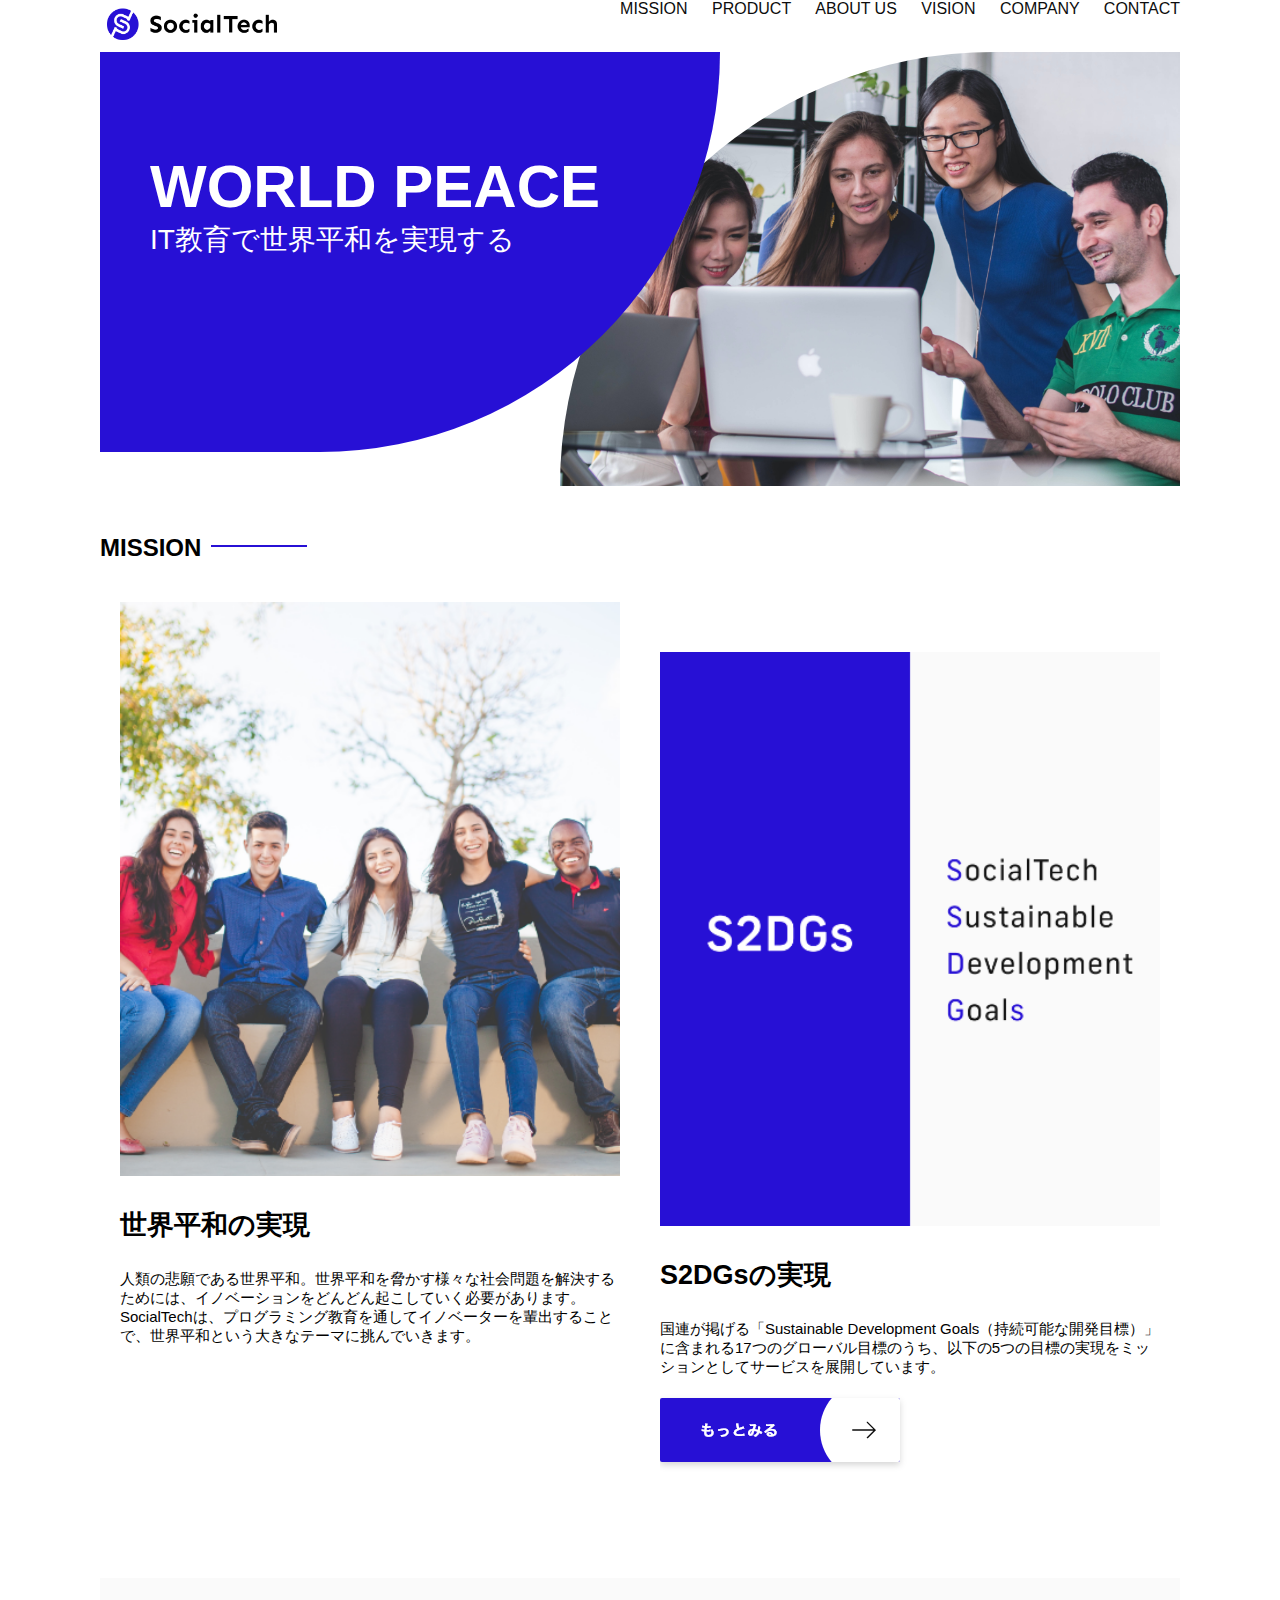
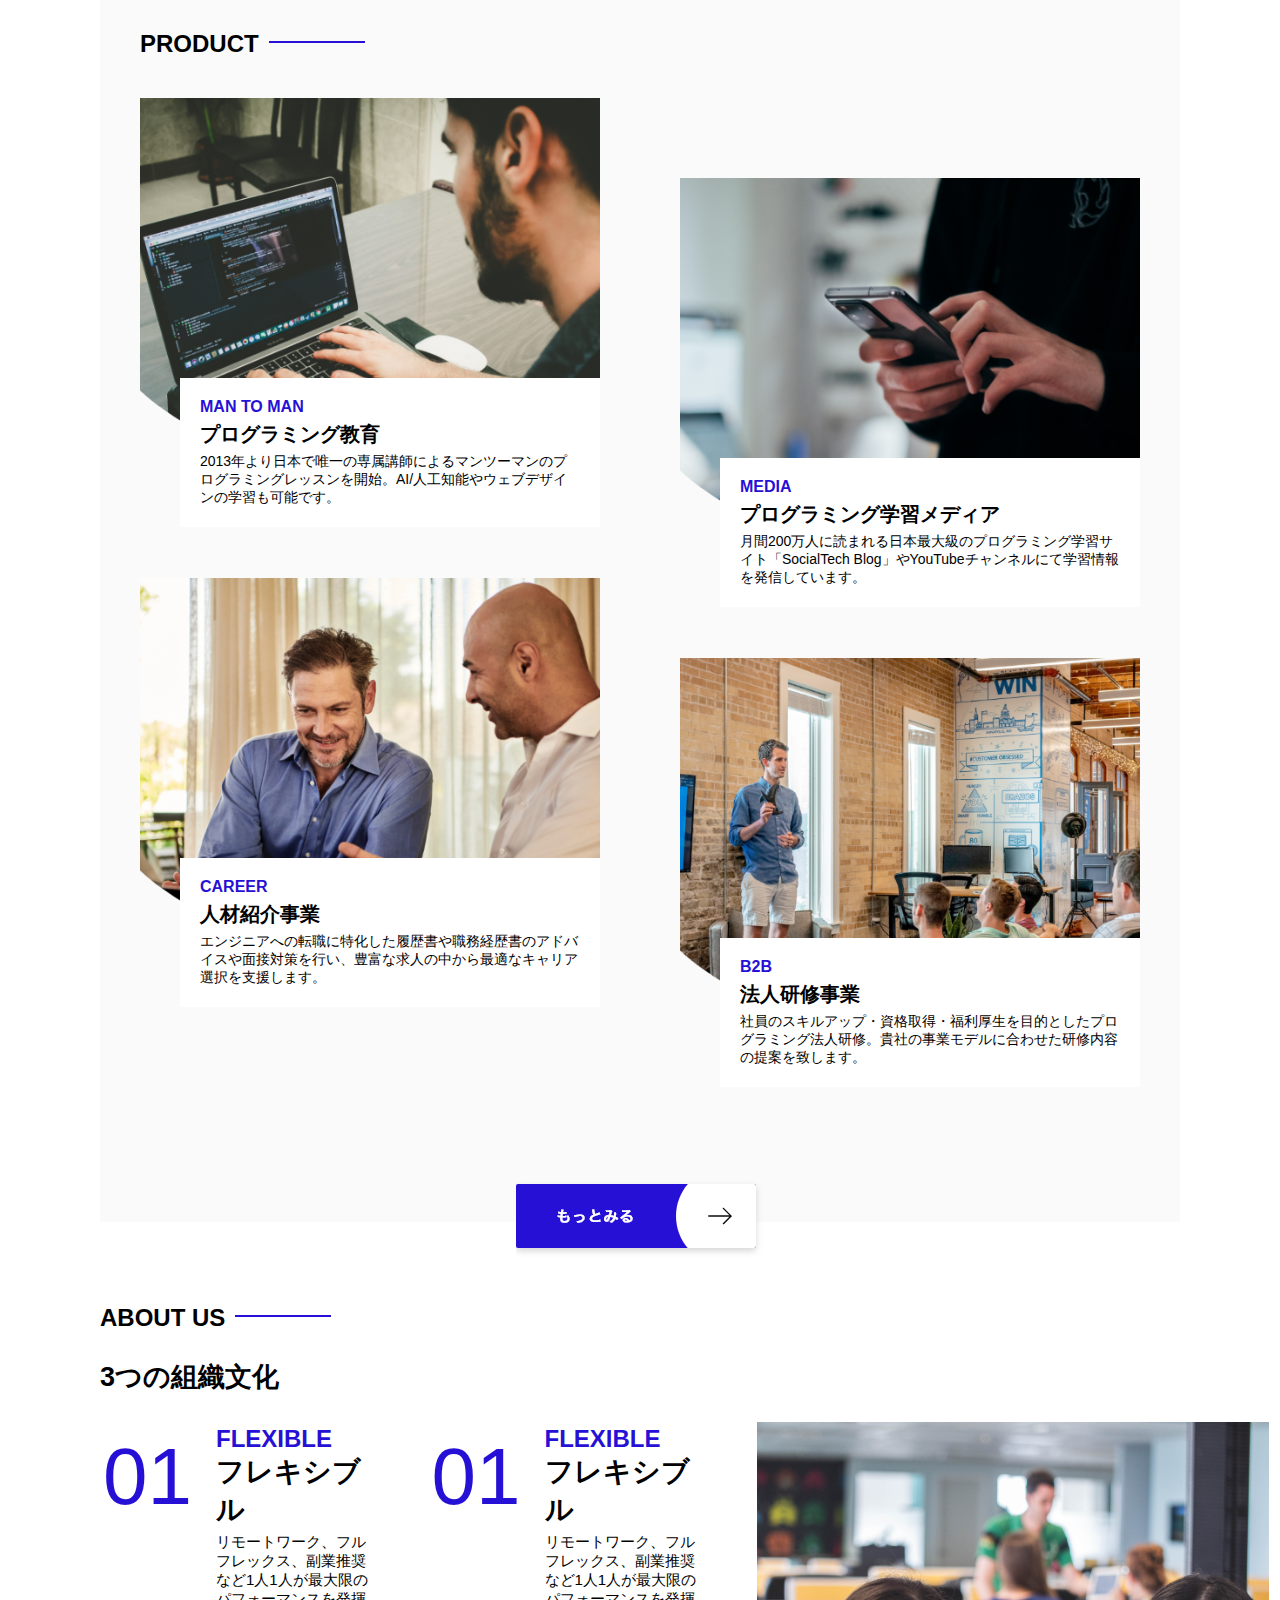
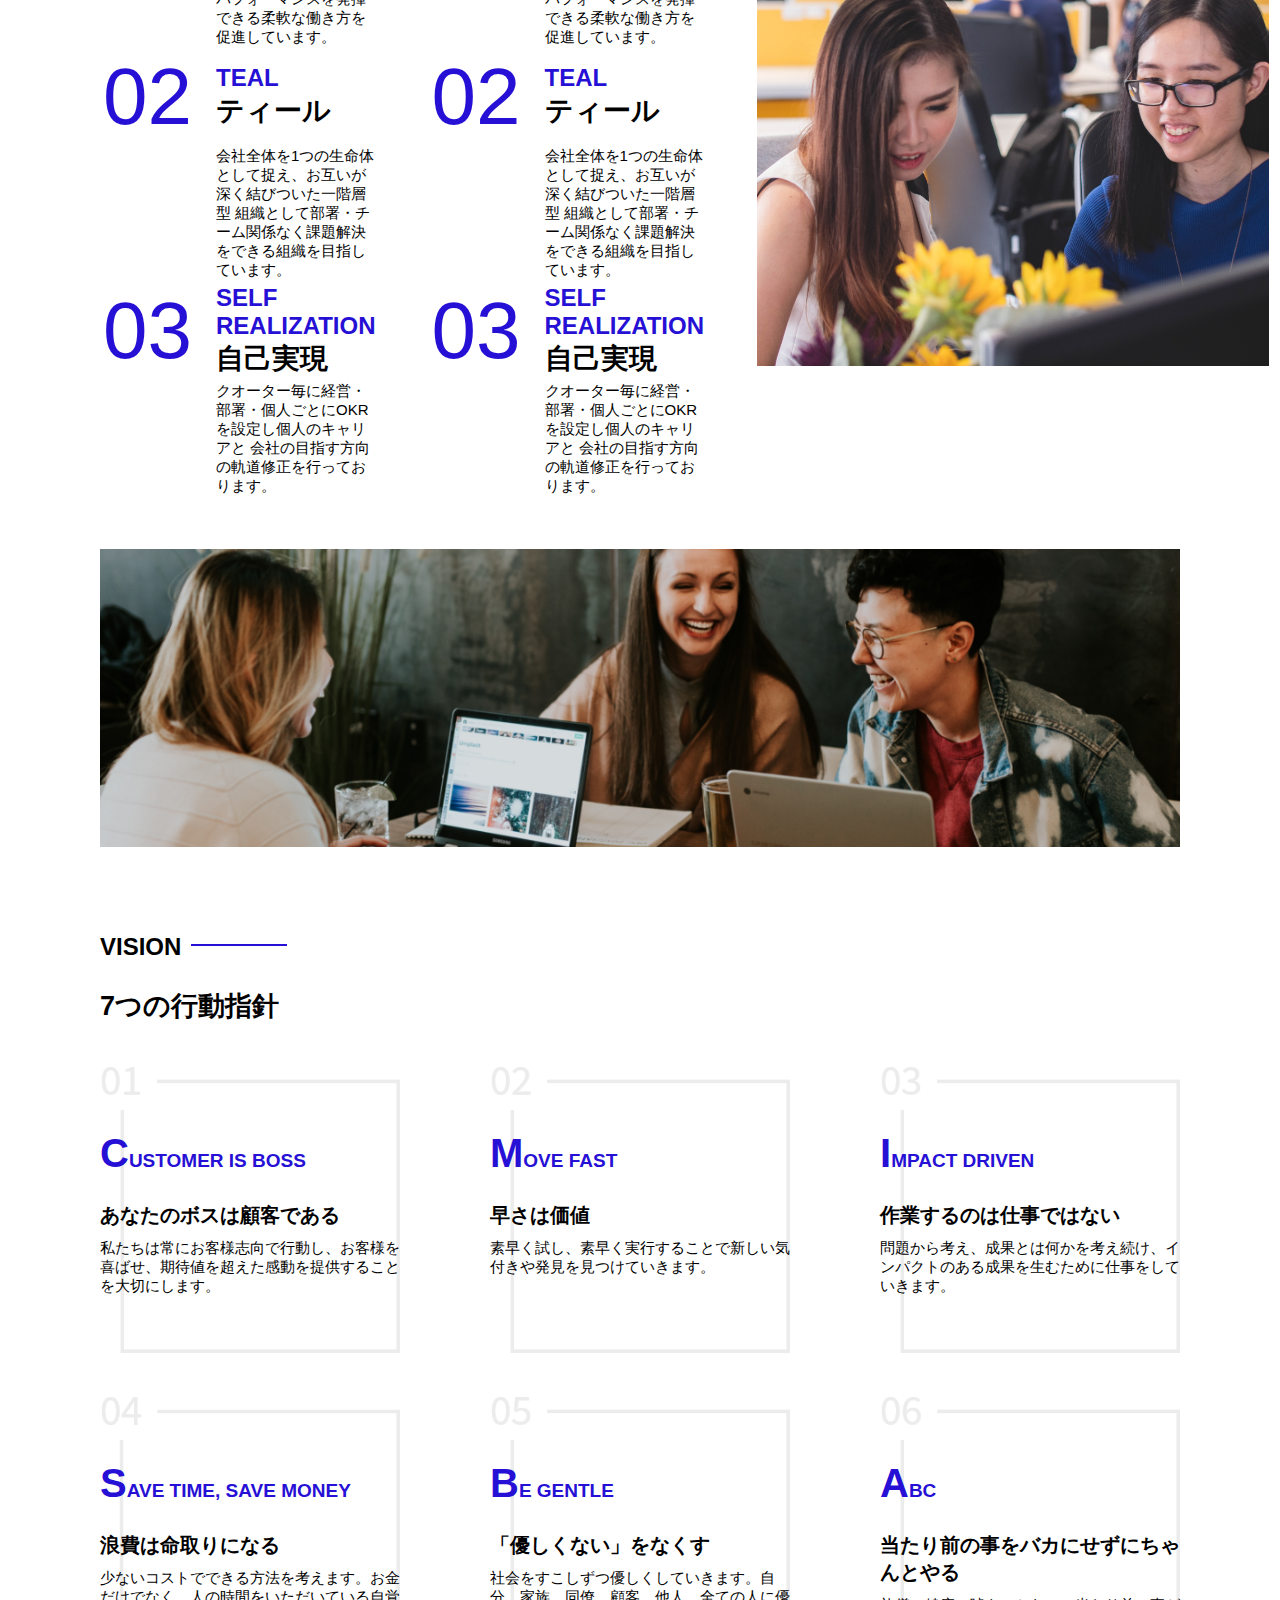
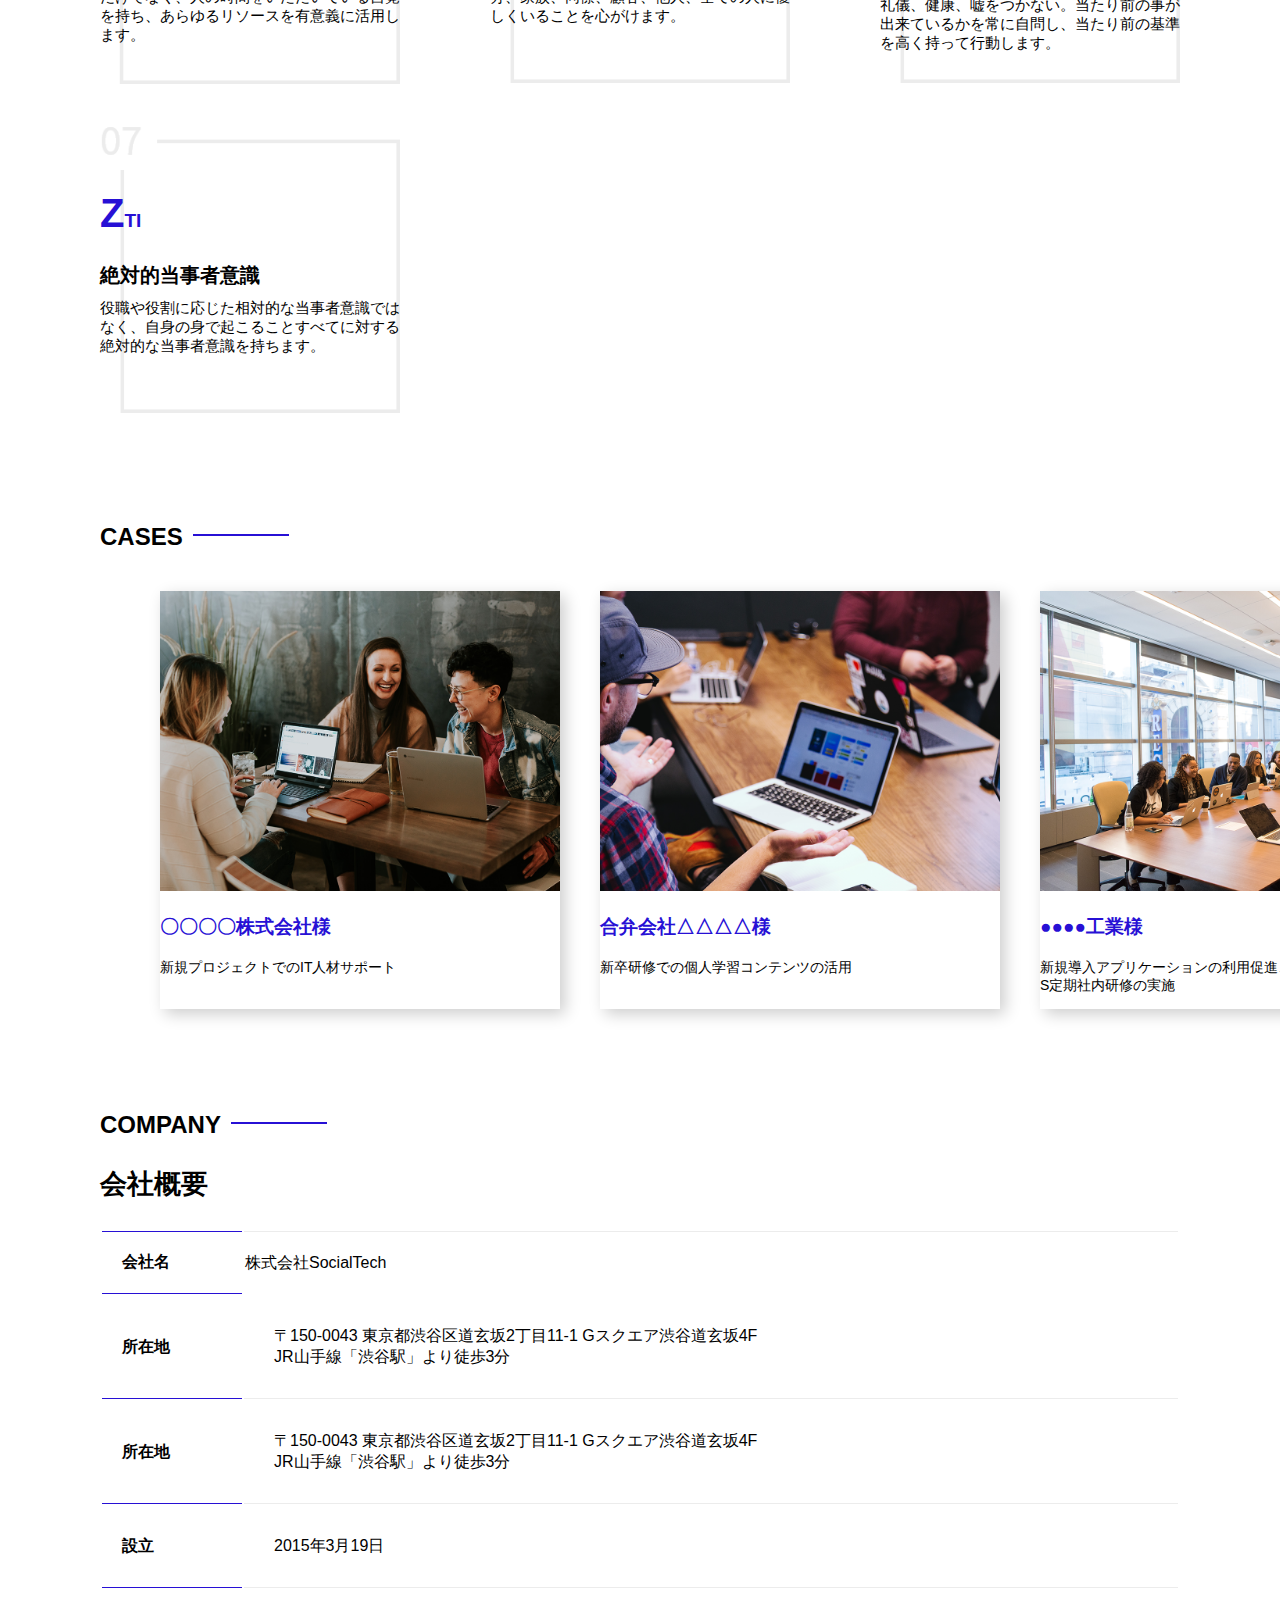
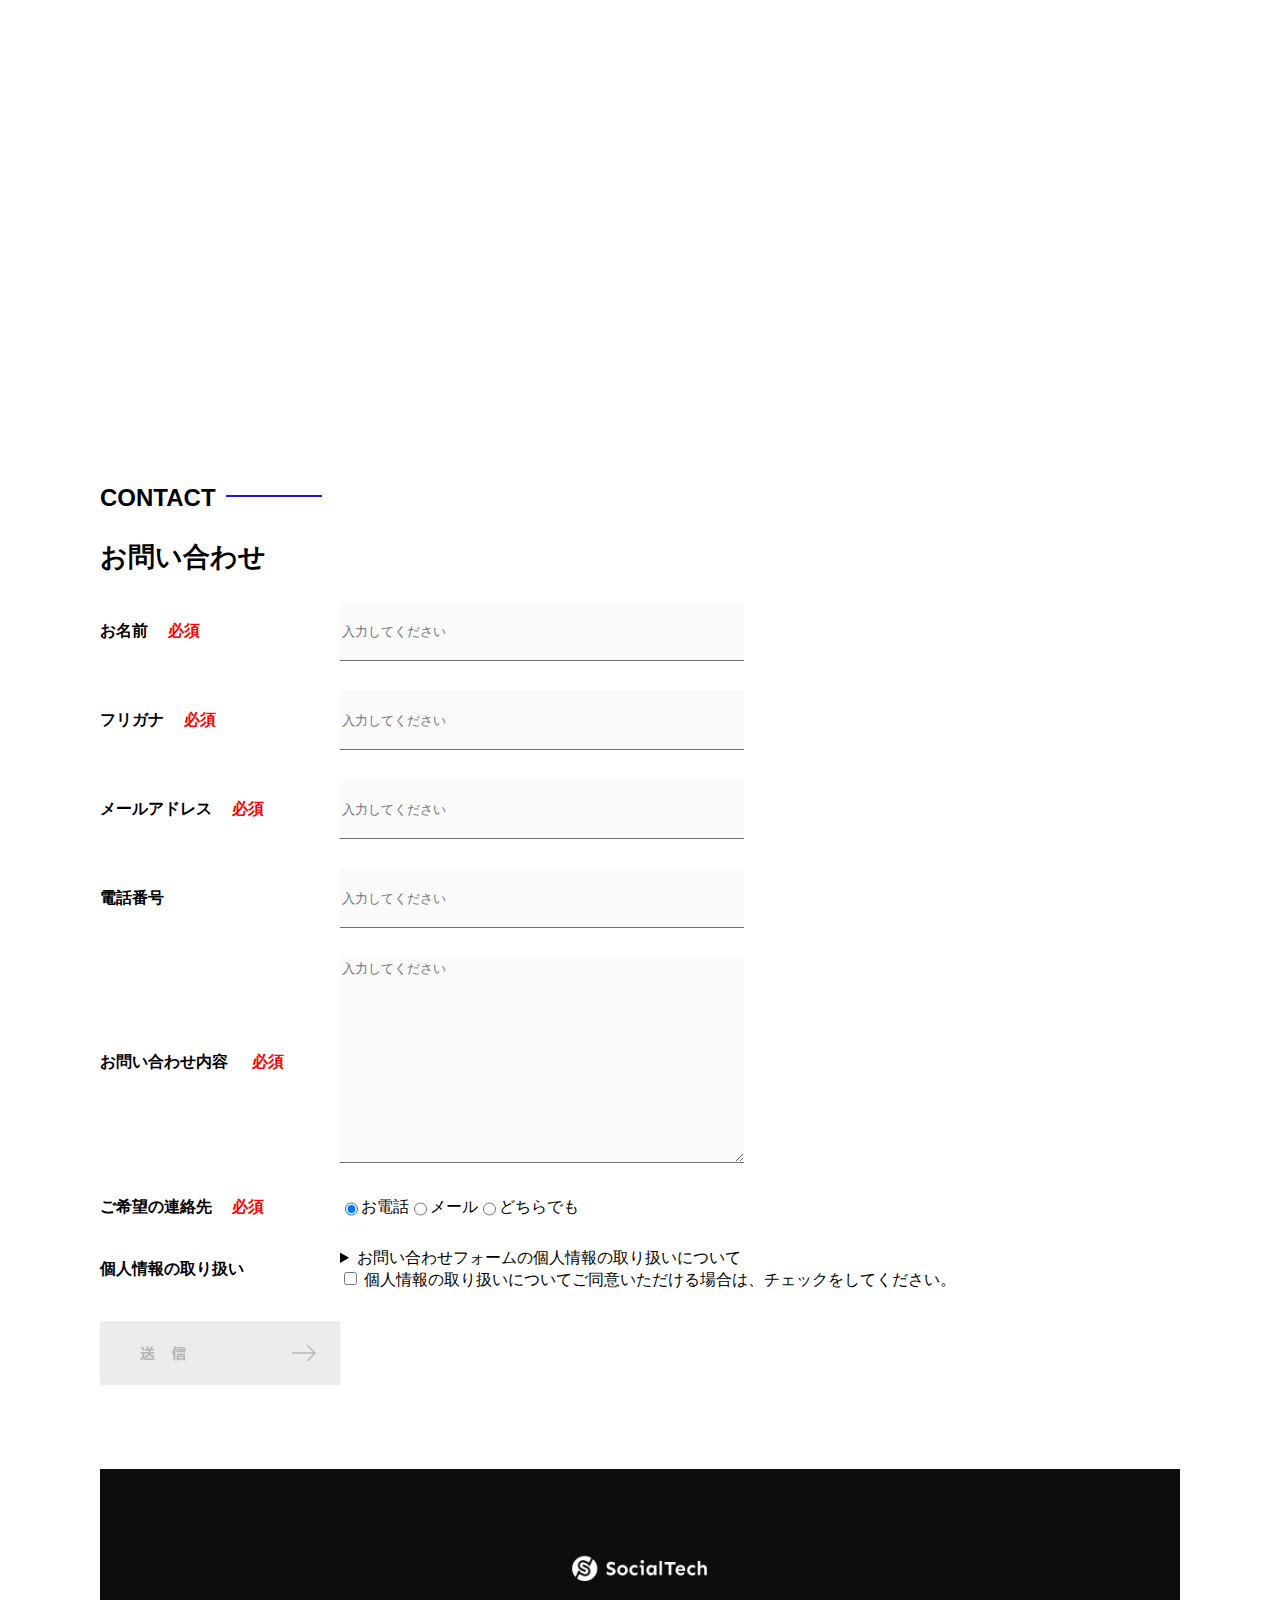
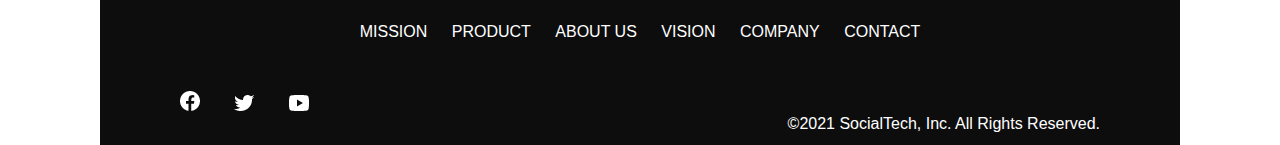
<file: kadai012/index.html>
<!DOCTYPE html>
<head>
    <title>socialtech</title>
    <meta charset="UTF-8">
    <meta name="description" content="SocialTechはEdTech業界のリーディングカンパニーを目指します。">
    <meta name="viewport" content="width=device-width, initial-scale=1.0">
    <link rel="stylesheet" href="style.css">
</head>
<body>
    <header>
        <a href="index.html" id="logo"><img src="images/logo.png"></a>
          <!-- PC用ナビゲーション -->
     <nav id="nav-pc">
        <a href="mission.html">MISSION</a>
        <a href="product.html">PRODUCT</a>
        <a href="index.html#aboutus">ABOUT US</a>
        <a href="index.html#vision">VISION</a>
        <a href="index.html#company">COMPANY</a>
        <a href="index.html#contact">CONTACT</a>
      </nav>
  </header>

    <main>
      <article>
        <section id="main-visual">
          <div id="main-message">
            <h1>WORLD PEACE</h1>
            <p>IT教育で世界平和を実現する</p>
        </div>
        <img src="images/index/index-main.png" alt="PCの周りに集まる多国籍の仲間たち">
        </section>

        <section id="mission">
          <h2 class="index-h2">MISSION</h2>
        <div id="mission-flex">
          <div>
            <img id="mission-photo" src="images/index/index-mission.png" alt="屋外のベンチで写真を撮影する多国籍の仲間たち">
            <h3>世界平和の実現</h3>
            <p>
              人類の悲願である世界平和。世界平和を脅かす様々な社会問題を解決するためには、イノベーションをどんどん起こしていく必要があります。SocialTechは、プログラミング教育を通してイノベーターを輩出することで、世界平和という大きなテーマに挑んでいきます。
            </p>
          </div>
          <div>
            <img id="s2dgs" src="images/index/s2dgs.png" alt="S2DGs">
            <h3>S2DGsの実現</h3>
            <p>
              国連が掲げる「Sustainable Development Goals（持続可能な開発目標）」に含まれる17つのグローバル目標のうち、以下の5つの目標の実現をミッションとしてサービスを展開しています。
            </p>
           <a href="mission.html">
            <img src="images/button-more.png" alt="もっとみる">
           </a>
          </div>
        </div>
        </section>
        <section id="product">
          <h2 class="index-h2">PRODUCT</h2>
          <div>
            <div id="product-left">
              <div>
                <img class="product-photo" src="images/index/index-mantoman.png" alt="PCでコードを書く男性">
                <div class="product-explain">
                  <span>MAN TO MAN</span>
                  <h3>プログラミング教育</h3>
                  <p>2013年より日本で唯一の専属講師によるマンツーマンのプログラミングレッスンを開始。AI/人工知能やウェブデザインの学習も可能です。</p>
                </div>
              </div>
              <div>
                <img class="product-photo" src="images/index/index-career.png" alt="笑顔で話し合う2人の男性">
                <div class="product-explain">
                  <span>CAREER</span>
                  <h3>人材紹介事業</h3>
                  <p>エンジニアへの転職に特化した履歴書や職務経歴書のアドバイスや面接対策を行い、豊富な求人の中から最適なキャリア選択を支援します。</p>
                </div>
              </div>
            </div>
            <div id="product-right">
               <div>
                 <img class="product-photo" src="images/index/index-media.png" alt="スマートフォンを操作する人">
                 <div class="product-explain">
                   <span>MEDIA</span>
                   <h3>プログラミング学習メディア</h3>
                   <p>月間200万人に読まれる日本最大級のプログラミング学習サイト「SocialTech Blog」やYouTubeチャンネルにて学習情報を発信しています。</p>
                 </div>
               </div>
               <div>
                 <img class="product-photo" src="images/index/index-b2b.png" alt="講演中の男性とそれを聴く人々">
                 <div class="product-explain">
                   <span>B2B</span>
                   <h3>法人研修事業</h3>
                   <p>社員のスキルアップ・資格取得・福利厚生を目的としたプログラミング法人研修。貴社の事業モデルに合わせた研修内容の提案を致します。</p>
                 </div>
               </div>
             </div>
           </div>
           <div>
             <a id="product-more" href="product.html">
               <img src="images/button-more.png" alt="もっとみる">
             </a>
           </div>
        </section>
        
            
      <section id="aboutus">
        <h2 class="index-h2">ABOUT US</h2>
        <h3>3つの組織文化</h3>
        <div>
          <table class="culture-table">
            <tr>
              <td>
               <span class="culture-num">01</span>            </td>
              <td>
                <span class="culture-en">FLEXIBLE</span>

                <span class="culture-jp">フレキシブル</span>
              </td>
            </tr>
            <tr>
              <td>
                
              </td>
              <td>
                <p class="culture-description">
                  リモートワーク、フルフレックス、副業推奨など1人1人が最大限のパフォーマンスを発揮できる柔軟な働き方を促進しています。
                </p>
              </td>
            </tr>
            <tr>
              <td>
                <span class="culture-num">02</span>
              </td>
              <td>
                <span class="culture-en">TEAL</span>
                <span class="culture-jp">ティール</span>
              </td>
            </tr>
            <tr>
              <td>
               
              </td>
              <td>
                <p class="culture-description">
                  会社全体を1つの生命体として捉え、お互いが深く結びついた一階層型
                  組織として部署・チーム関係なく課題解決をできる組織を目指しています。
                </p>
              </td>
            </tr>
            <tr>
              <td>
                <span class="culture-num">03</span>
              </td>
              <td>
                <span class="culture-en">SELF REALIZATION</span>
                <span class="culture-jp">自己実現</span>
             </td>
           </tr>
          <tr>
            <td>
              
             </td>
             <td>
              <p class="culture-description">
                クオーター毎に経営・部署・個人ごとにOKRを設定し個人のキャリアと
                 会社の目指す方向の軌道修正を行っております。
                </p>
              </td>
            </tr>
       </table>
          <table class="culture-table">
            <tr>
              <td>
                <span class="culture-num">01</span>
              </td>
              <td>
                <span class="culture-en">FLEXIBLE</span>
                <span class="culture-jp">フレキシブル</span>
              </td>
            </tr>
            <tr>
              <td>
                <!--空のセル-->
              </td>
              <td>
                <p class="culture-description">
                  リモートワーク、フルフレックス、副業推奨など1人1人が最大限のパフォーマンスを発揮できる柔軟な働き方を促進しています。
                </p>
              </td>
            </tr>
            <tr>
              <td>
                <span class="culture-num">02</span>
              </td>
              <td>
                <span class="culture-en">TEAL</span>
                <span class="culture-jp">ティール</span>
              </td>
            </tr>
            <tr>
              <td>
                <!--空のセル-->
              </td>
              <td>
                <p class="culture-description">
                  会社全体を1つの生命体として捉え、お互いが深く結びついた一階層型
                  組織として部署・チーム関係なく課題解決をできる組織を目指しています。
                </p>
              </td>
            </tr>
            <tr>
              <td>
                <span class="culture-num">03</span>
              </td>
              <td>
                <span class="culture-en">SELF REALIZATION</span>
                <span class="culture-jp">自己実現</span>
              </td>
            </tr>
            <tr>
              <td>
                <!--空のセル-->
              </td>
              <td>
                <p class="culture-description">
                  クオーター毎に経営・部署・個人ごとにOKRを設定し個人のキャリアと
                  会社の目指す方向の軌道修正を行っております。
                </p>
              </td>
            </tr>
          </table>
         <img class="culture-img" src="images/index/index-aboutus1.png" alt="笑顔で話し合う2人の女性">
        </div>
      <img class="culture-img2" src="images/index/index-aboutus2.png" alt="笑顔で話し合う3人の男女">
      </section>
      <section id="vision">
        <h2 class="index-h2">VISION</h2>
        <h3>7つの行動指針</h3>
        <div>
          <div class="vision-box">
          <img src="images/index/vision-01.png" alt="01">
          <span>
            <h4>CUSTOMER IS BOSS</h4>
               <h5>あなたのボスは顧客である</h5>
               <p>私たちは常にお客様志向で行動し、お客様を喜ばせ、期待値を超えた感動を提供することを大切にします。</p>
          </span>
          </div>
          <div class="vision-box">
            <img src="images/index/vision-02.png" alt="02">
            <span>
              <h4>MOVE FAST</h4>
              <h5>早さは価値</h5>
              <p>素早く試し、素早く実行することで新しい気付きや発見を見つけていきます。</p>
            </span>
          </div>
          <div class="vision-box">
            <img src="images/index/vision-03.png" alt="03">
            <span>
              <h4>IMPACT DRIVEN</h4>
              <h5>作業するのは仕事ではない</h5>
              <p>問題から考え、成果とは何かを考え続け、インパクトのある成果を生むために仕事をしていきます。</p>
            </span>
          </div>
          <div class="vision-box">
            <img src="images/index//vision-04.png" alt="04">
            <span>
             <h4>SAVE TIME, SAVE MONEY</h4>
              <h5>浪費は命取りになる</h5>

              <p>少ないコストでできる方法を考えます。お金だけでなく、人の時間をいただいている自覚を持ち、あらゆるリソースを有意義に活用します。</p>
           </span>
         </div>
          <div class="vision-box">
            <img src="images/index/vision-05.png" alt="05">
            <span>
              <h4>BE GENTLE</h4>
              <h5>「優しくない」をなくす</h5>
              <p>社会をすこしずつ優しくしていきます。自分、家族、同僚、顧客、他人、全ての人に優しくいることを心がけます。</p>
            </span>
          </div>
        <div class="vision-box">
           <img src="images/index/vision-06.png" alt="06">
           <span>
                <h4>ABC</h4>
              <h5>当たり前の事をバカにせずにちゃんとやる</h5>
              <p>礼儀、健康、嘘をつかない。当たり前の事が出来ているかを常に自問し、当たり前の基準を高く持って行動します。</p>
            </span>
          </div>
          <div class="vision-box">

            <img src="images/index/vision-07.png" alt="07">
            <span>
              <h4>ZTI</h4>
              <h5>絶対的当事者意識</h5>
              <p>役職や役割に応じた相対的な当事者意識ではなく、自身の身で起こることすべてに対する絶対的な当事者意識を持ちます。</p>
            </span>
         </div>
        </div>
      </section>
      <section id="cases">
        <h2 class="index-h2">CASES</h2>
        <ul>
        <li class="case-card">
        <img class="case-img" src="images/index/case-1.png" alt="仲良く語り合う3人">
        <div class="case-info">
         <h3 class="case-name">〇〇〇〇株式会社様</h3>
         <p class="case-content">新規プロジェクトでのIT人材サポート</p>
        </div>
        </li>
        <li class="case-card">
        <img class="case-img" src="images/index/case-2.png" alt="PCでコンテンツを見る">
        <div class="case-info">
         <h3 class="case-name">合弁会社△△△△様</h3>
         <p class="case-content">新卒研修での個人学習コンテンツの活用</p>
        </div>
        </li>
        <li class="case-card">
        <img class="case-img" src="images/index/case-3.png" alt="社内研修中の会議室">
        <div class="case-info">
         <h3 class="case-name">●●●●工業様</h3>
         <p class="case-content">新規導入アプリケーションの利用促進、<br>S定期社内研修の実施</p>
        </div>
        </li>
        </ul>
        
        </section>
      <section id="company">
      <h2 class="index-h2">COMPANY</h2>
      <h3>会社概要</h3>
      <table id="company-table">
        <tr>
          <th class="tableheader-first">会社名</th>
             <td class="cell-first">株式会社SocialTech</td>
        </tr>
        <tr>
          <th class="tableheader">所在地</th>
          <td class="cell">〒150-0043 東京都渋谷区道玄坂2丁目11-1 Gスクエア渋谷道玄坂4F<br>JR山手線「渋谷駅」より徒歩3分</td>
        </tr>
        <tr>
          <th class="tableheader">所在地</th>
          <td class="cell">〒150-0043 東京都渋谷区道玄坂2丁目11-1 Gスクエア渋谷道玄坂4F<br>JR山手線「渋谷駅」より徒歩3分</td>
        </tr>
        <tr>
          <th class="tableheader">設立</th>
          <td class="cell">2015年3月19日</td>
        </tr>
      </table>
        <iframe
          src="https://www.google.com/maps/embed?pb=!1m18!1m12!1m3!1d3241.7759544892483!2d139.69399665123464!3d35.65789123876098!2m3!1f0!2f0!3f0!3m2!1i1024!2i768!4f13.1!3m3!1m2!1s0x60188caa0042e8d1%3A0xba130bea826a7aa2!2z44CSMTUwLTAwNDMg5p2x5Lqs6YO95riL6LC35Yy66YGT546E5Z2C77yS5LiB55uu77yR77yR4oiS77yR!5e0!3m2!1sja!2sjp!4v1636872991912!5m2!1sja!2sjp"
          style="border:0;" allowfullscreen="" loading="lazy">
      </iframe>
      </section>
      <section id="contact">
      <h2 class="index-h2">CONTACT</h2>
      <h3>お問い合わせ</h3>
        <form action="https://api.staticforms.xyz/submit" method="post">
          <input type="text" name="honeypot" style="display:none">
          <input type="hidden" name="accessKey" value=" e59a9f2a-c220-4052-ad52-0fec52c1aaa9">
          <input type="hidden" name="subject" value="Webサイトからお問い合わせがありました">
          <input type="hidden" name="replyTo" value="hrko0310@outlook.jp">
          <input type="hidden" name="redirectTo" value="">     
        
        <div>
        
        <div class="contact-heading">
          <label class="contact-label">お名前<span class="contact-span">必須</span></label>
             </div>
             <div>
             <input type="text" name="name" placeholder="入力してください" class="contact-textbox">
             </div>
             </div>
           <div>
             <div class="contact-heading">
            <label class="contact-label">フリガナ<span class="contact-span">必須</span></label>
             </div>
             <div>
               <input type="text" name="hurigana" placeholder="入力してください" class="contact-textbox">
             </div>
            </div>
           
           <div>
             <div class="contact-heading">
               <label class="contact-label">メールアドレス<span class="contact-span">必須</span></label>
             </div>
             <div>
               <input type="text" name="email" placeholder="入力してください" class="contact-textbox">
             </div>
            </div>
            <div>
             <div class="contact-heading">
               <label class="contact-label">電話番号</label>
             </div>
             <div>
               <input type="text" name="tel" placeholder="入力してください" class="contact-textbox">
             </div>
             </div>
          
          <div>
            <div class="contact-heading">
            <label class="contact-label"> お問い合わせ内容 <span class="contact-span">必須</span></label>
            </div>
            <div>
              <textarea class="contact-textarea" placeholder="入力してください" name="message"></textarea>
            </div>
          </div>
        
       <div>
        <div class="contact-heading">
        <label class="contact-label">ご希望の連絡先<span class="contact-span">必須</span></label>
      </div>
        <input class="radiobutton" type="radio" value="tel" name="contact" checked><label>お電話</label>
        <input class="radiobutton" type="radio" value="mail" name="contact"><label>メール</label>
        <input class="radiobutton" type="radio" value="both" name="contact"><label>どちらでも</label>
        
        </div>
        <div>
          <div class="contact-heading">
          <label class="contact-label">個人情報の取り扱い</label>
          </div>
        <div>
          <details>
            <summary>お問い合わせフォームの個人情報の取り扱いについて</summary>
            <div>
              <span>１．組織の名称又は氏名</span><br>
              株式会社SocialTech<br><br>
              <span>２．個人情報保護管理者（若しくはその代理人）の氏名又は職名、所属及び連絡先
                鈴木 一郎 コーポレート部</span><br>
              メールアドレス:support@socialtech.net<br>
              TEL:03-xxxx-xxxx<br>
              <span>３．個人情報の利用目的</span><br>
              ・本サービス及び本サービスに関連する情報の提供又はそれらに関する連絡のため<br>
              ・ユーザーの本人確認のため<br>
              ・当社サービスのご案内のため<br>
              ・当社の商品等の広告または宣伝（電子メールによるものを含むものとします。）<br><br>
              <span>４．個人情報の取り扱い業務の委託</span><br>
              個人情報の取扱業務の全部または一部を外部に業務委託する場合があります。<br>
              その際、弊社は、個人情報を適切に保護できる管理体制を敷き実行していることを条件として<br>
              委託先を厳選したうえで、機密保持契約を委託先と締結し、お客様の個人情報を厳密に管理させます。<br><br>
              <span>５．個人情報の開示等の請求</span><br>
              お客様は、弊社に対してご自身の個人情報の開示等（利用目的の通知、開示、内容の訂正・追加・削除、利用の停止または消去、第三者への提供の停止）に関して、当社問合わせ窓口に申し出ることができます。<br>
              その際、弊社はお客様ご本人を確認させていただいたうえで、合理的な期間内に対応いたします。<br><br>
              なお、個人情報に関する弊社問合わせ先は、次の通りです。<br><br>
              株式会社SocialTech 個人情報問合せ窓口<br>
              〒150-0043 東京都渋谷区道玄坂2丁目11-1 Ｇスクエア渋谷道玄坂 4F<br>
              メールアドレス:support@socialtech.net TEL:03-xxxx-xxxx<br><br>
              <span>６．個人情報を提供されることの任意性について</span><br><br>
              お客様がご自身の個人情報を弊社に提供されるか否かは、お客様のご判断によりますが、もしご提供されない場合には、適切なサービスが提供できない場合がありますので予めご了承ください。
            </div>
          </details>
          <input type="checkbox" name="agree">
          <span>個人情報の取り扱いについてご同意いただける場合は、チェックをしてください。</span>
          </div>
        </div>
        <input type="image" src="images/button-submit.png" alt="送信する">
   
        </div>
        </div>
      </form>
      </section>
      </article>
      <footer>
        <div id="footer-logo">
       <img src="images/logo-sp.png" alt="SocialTech">
        </div>
       <div id="footer-link">
        <a href="mission.html">MISSION</a>
        <a href="product.html">PRODUCT</a>
        <a href="index.html#aboutus">ABOUT US</a>
        <a href="index.html#vision">VISION</a>
        <a href="index.html#company">COMPANY</a>
        <a href="index.html#contact">CONTACT</a>
       </div>

       <div id="sns-footer">
        <a href="https://www.facebook.com/sejuku2013"><img src="images/button-facebook.png" alt="Facebookのリンク"></a>
         <a href="https://twitter.com/samuraijuku"><img src="images/button-twitter.png" alt="Twitterのリンク"></a>
         <a href="https://www.youtube.com/channel/UCCFOQO5aDK0xXam4cUQXT8g"><img src="images/button-youtube.png" alt="YouTubeのリンク"></a>
       </div> 
       <span id="copyright">&copy;2021 SocialTech, Inc. All Rights Reserved. </span>
      </footer>
  </main>
</body>

</html>
</file>
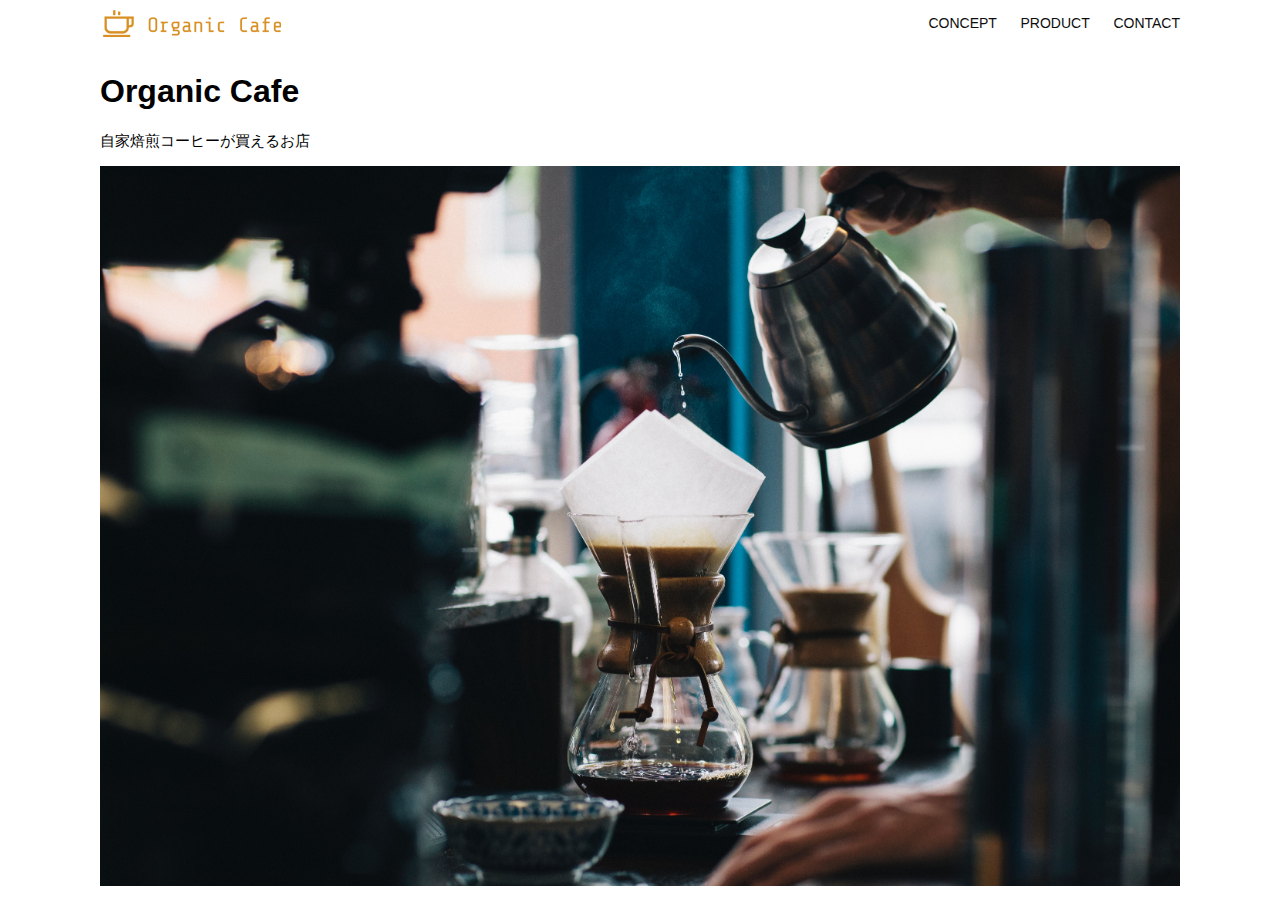
<file: kadai_013/index.html>
<!DOCTYPE html>
<html>
  <head>
    <title>Organic Cafe</title>
    <meta charset="UTF-8" />
    <meta name="description" content="自家焙煎のコーヒーがお家で楽しめるOrganic Cafe"/>
    <meta name="viewport" content="width=device-width, initial-scale=1.0" />
    <link rel="stylesheet" href="style.css" />
  </head>
  <body>
    <!-- ヘッダー -->
    <header>
      <!-- ロゴ -->
      <a href="index.html" id="logo"><img src="images/logo.png" alt="トップページに戻る"/></a>

      <!-- PC用ナビゲーション -->
      <nav id="nav-pc">
        <a href="index.html#concept">CONCEPT</a>
        <a href="index.html#product">PRODUCT</a>
        <a href="index.html#contact">CONTACT</a>
      </nav>

    <img src="images/button-menu.png" alt="ナビゲーションを開く" id="menu-sp" onclick="document.getElementById('nav-sp').style.display = 'block'">

    <nav id="nav-sp">
      <img id="close" src="images/button-close.png" alt="ナビゲーションを閉じる" onclick="document.getElementById('nav-sp').style.display = 'none'">
      <a id="logo-sp" href="index.html" onclick="document.getElementById('nav-sp').style.display = 'none'"><img
          src="images/logo-sp.png" alt="トップページに戻る"></a>
      <a class="menu" href="index.html#concept" onclick="document.getElementById('nav-sp').style.display = 'none'">CONCEPT</a>
      <a class="menu" href="index.html#product" onclick="document.getElementById('nav-sp').style.display = 'none'">PRODUCT</a>
      <a class="menu" href="index.html#contact" onclick="document.getElementById('nav-sp').style.display = 'none'">CONTACT</a>
      </nav>
    </header>
  
    <main>
      <article>
        <!-- メインビジュアル -->
        <section id="main-visual">
          <div id="main-message">
            <h1>Organic Cafe</h1>
            <p>自家焙煎コーヒーが買えるお店</p>
          </div>
          <img src="images/main-image.jpg" alt="コーヒーをハンドドリップで淹れる画像"/>
        </section>
      </article>
    </main>
  </body>
</html>
</file>
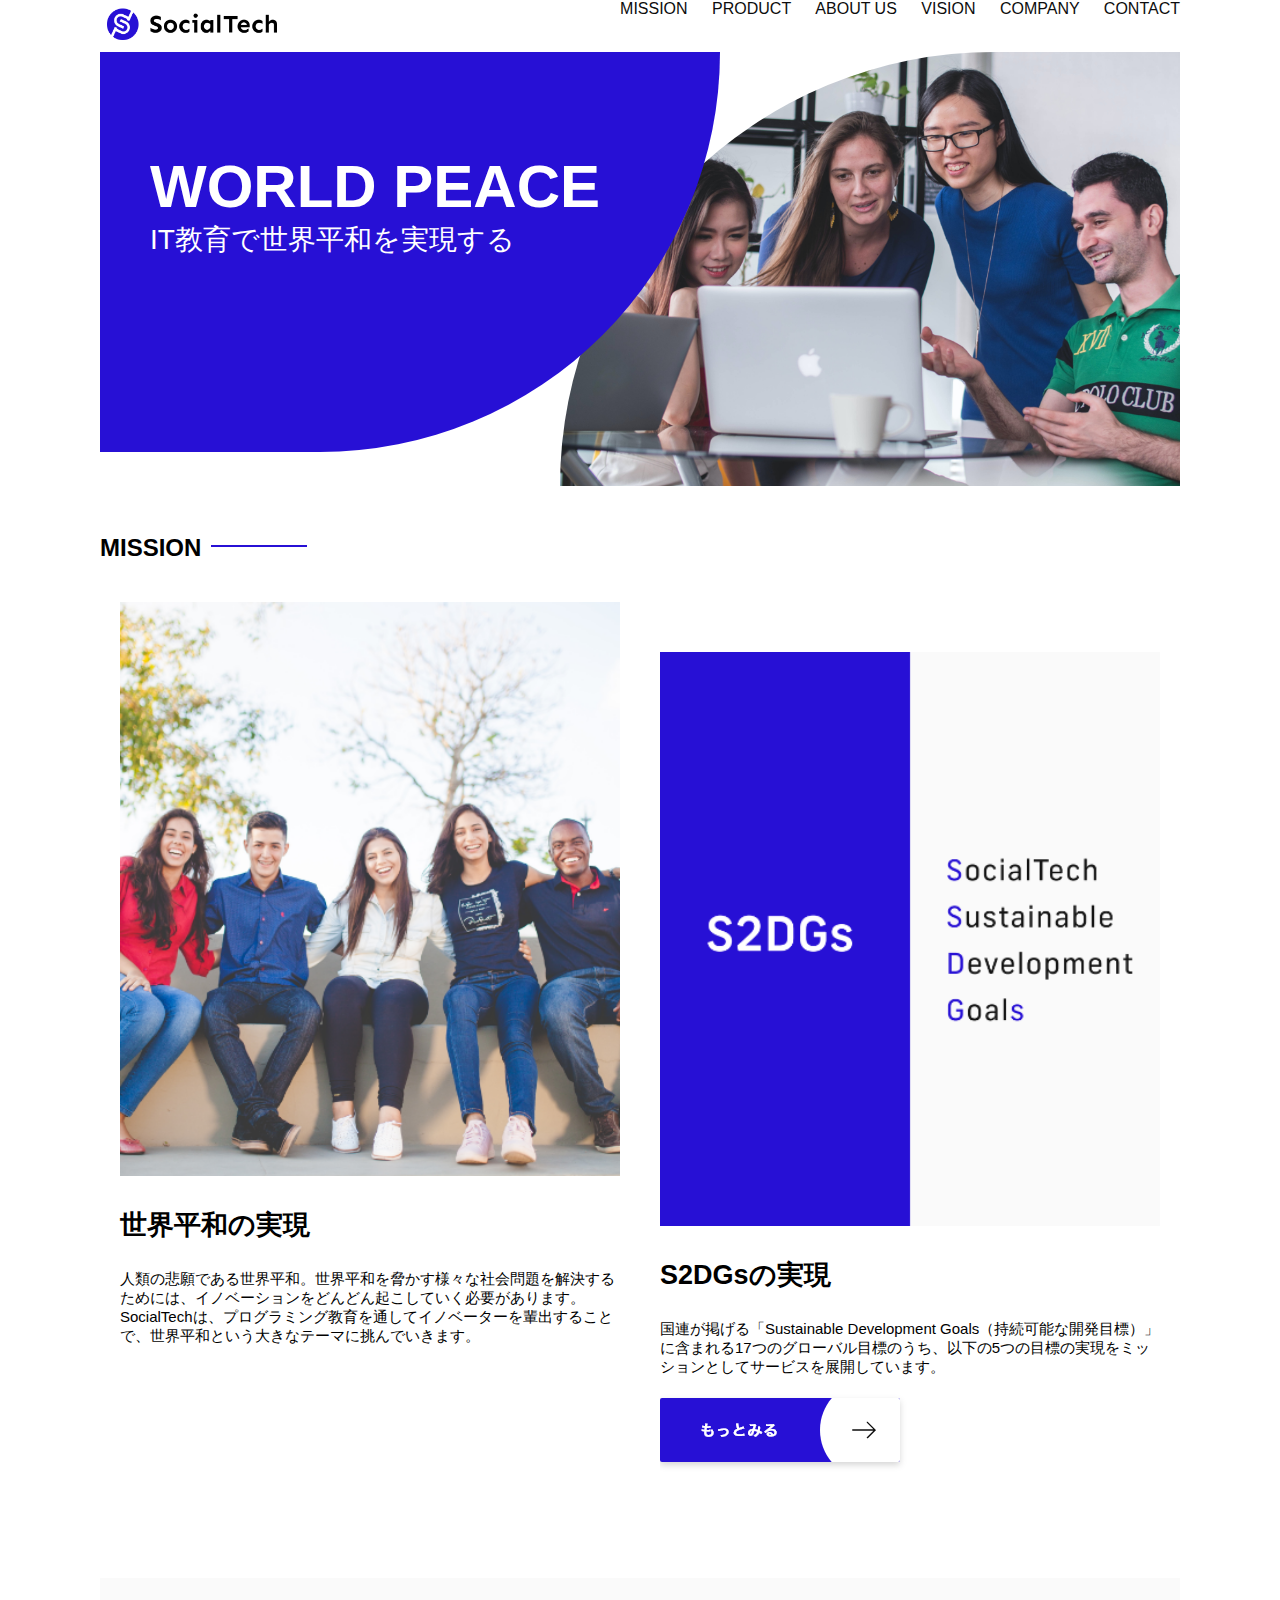
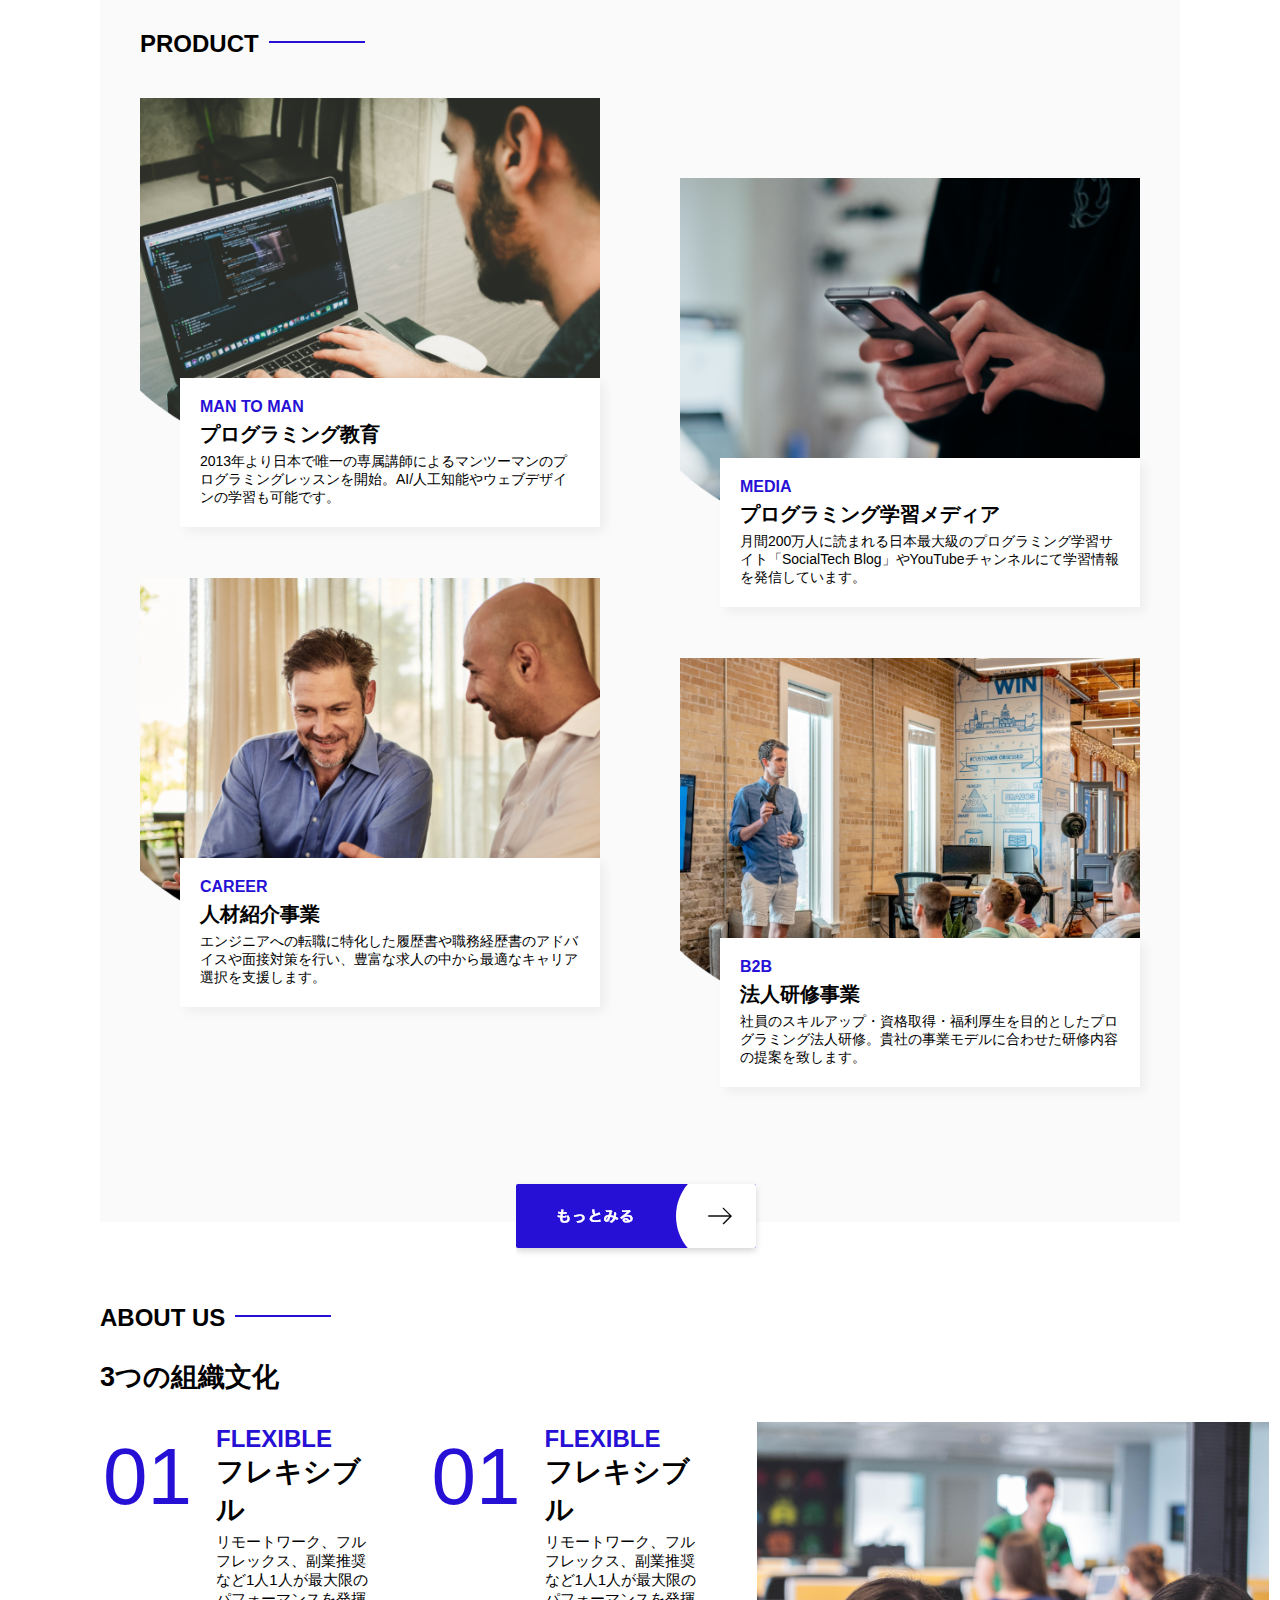
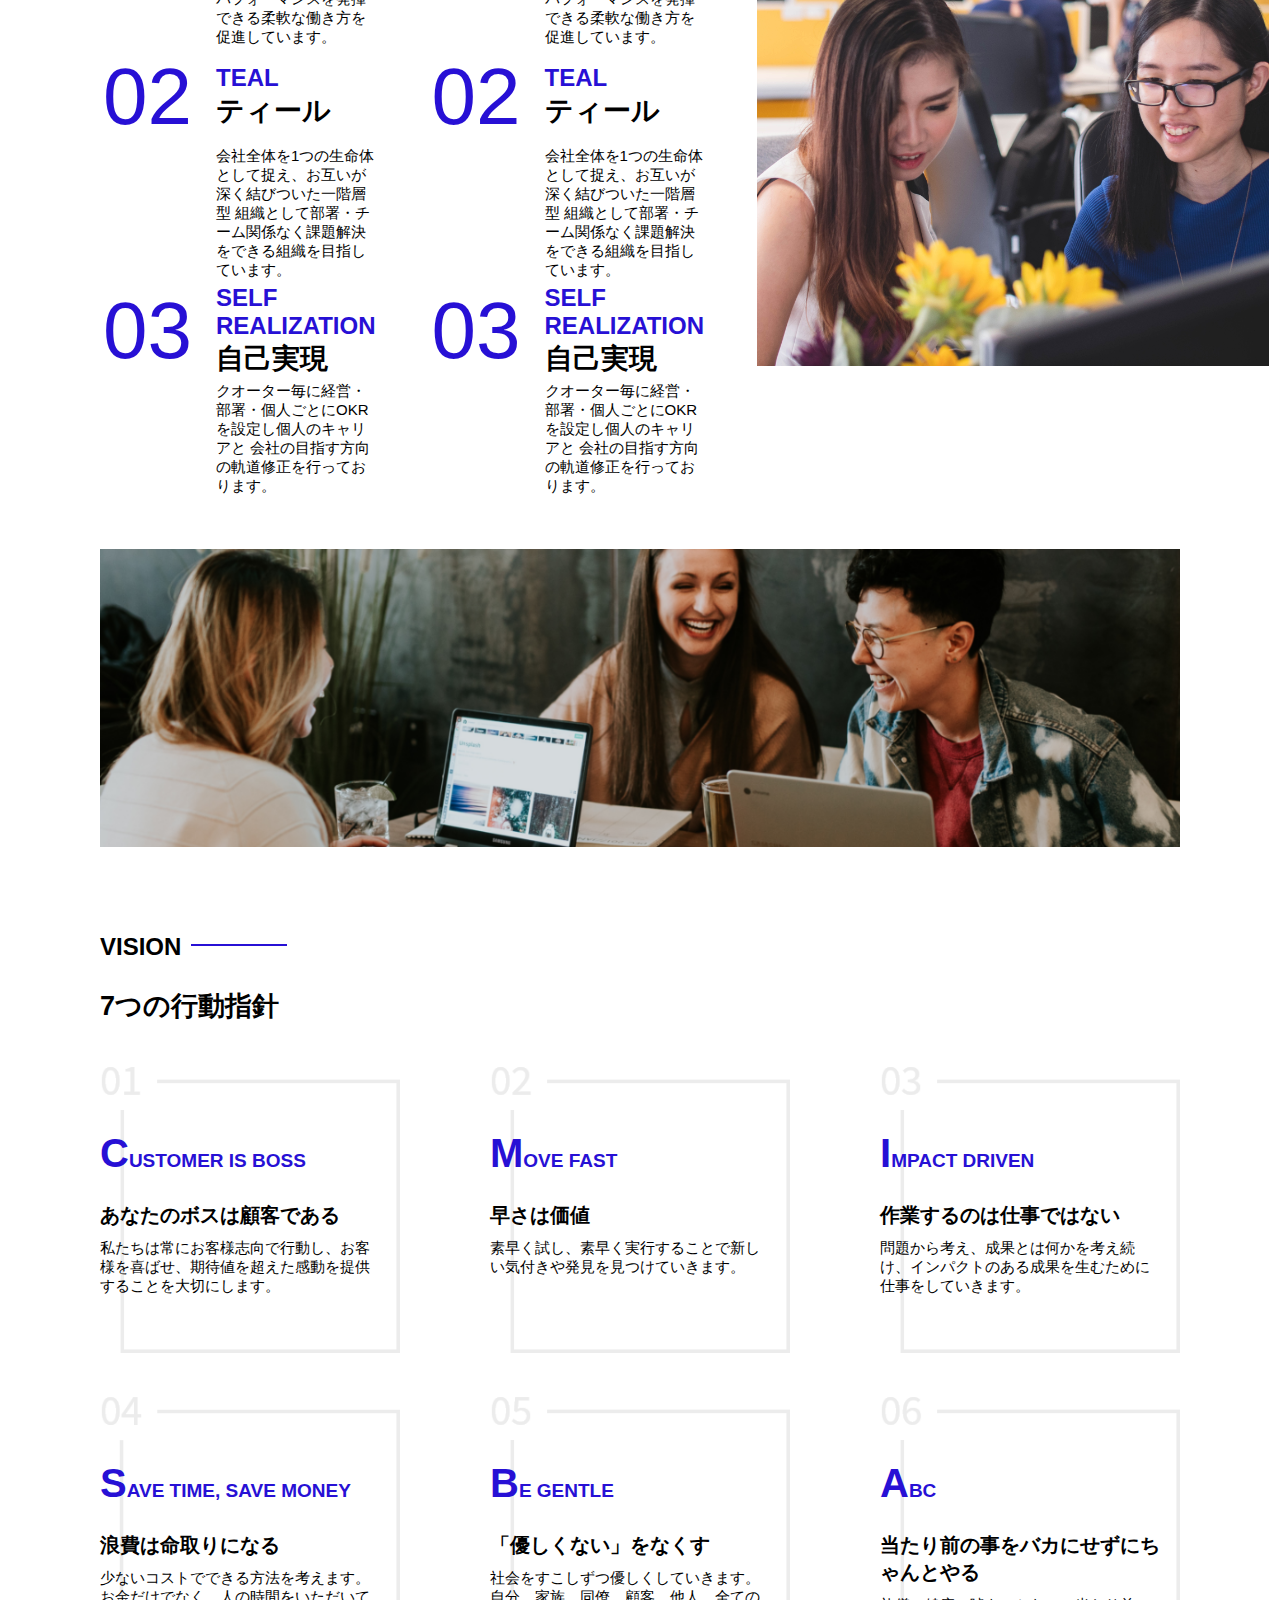
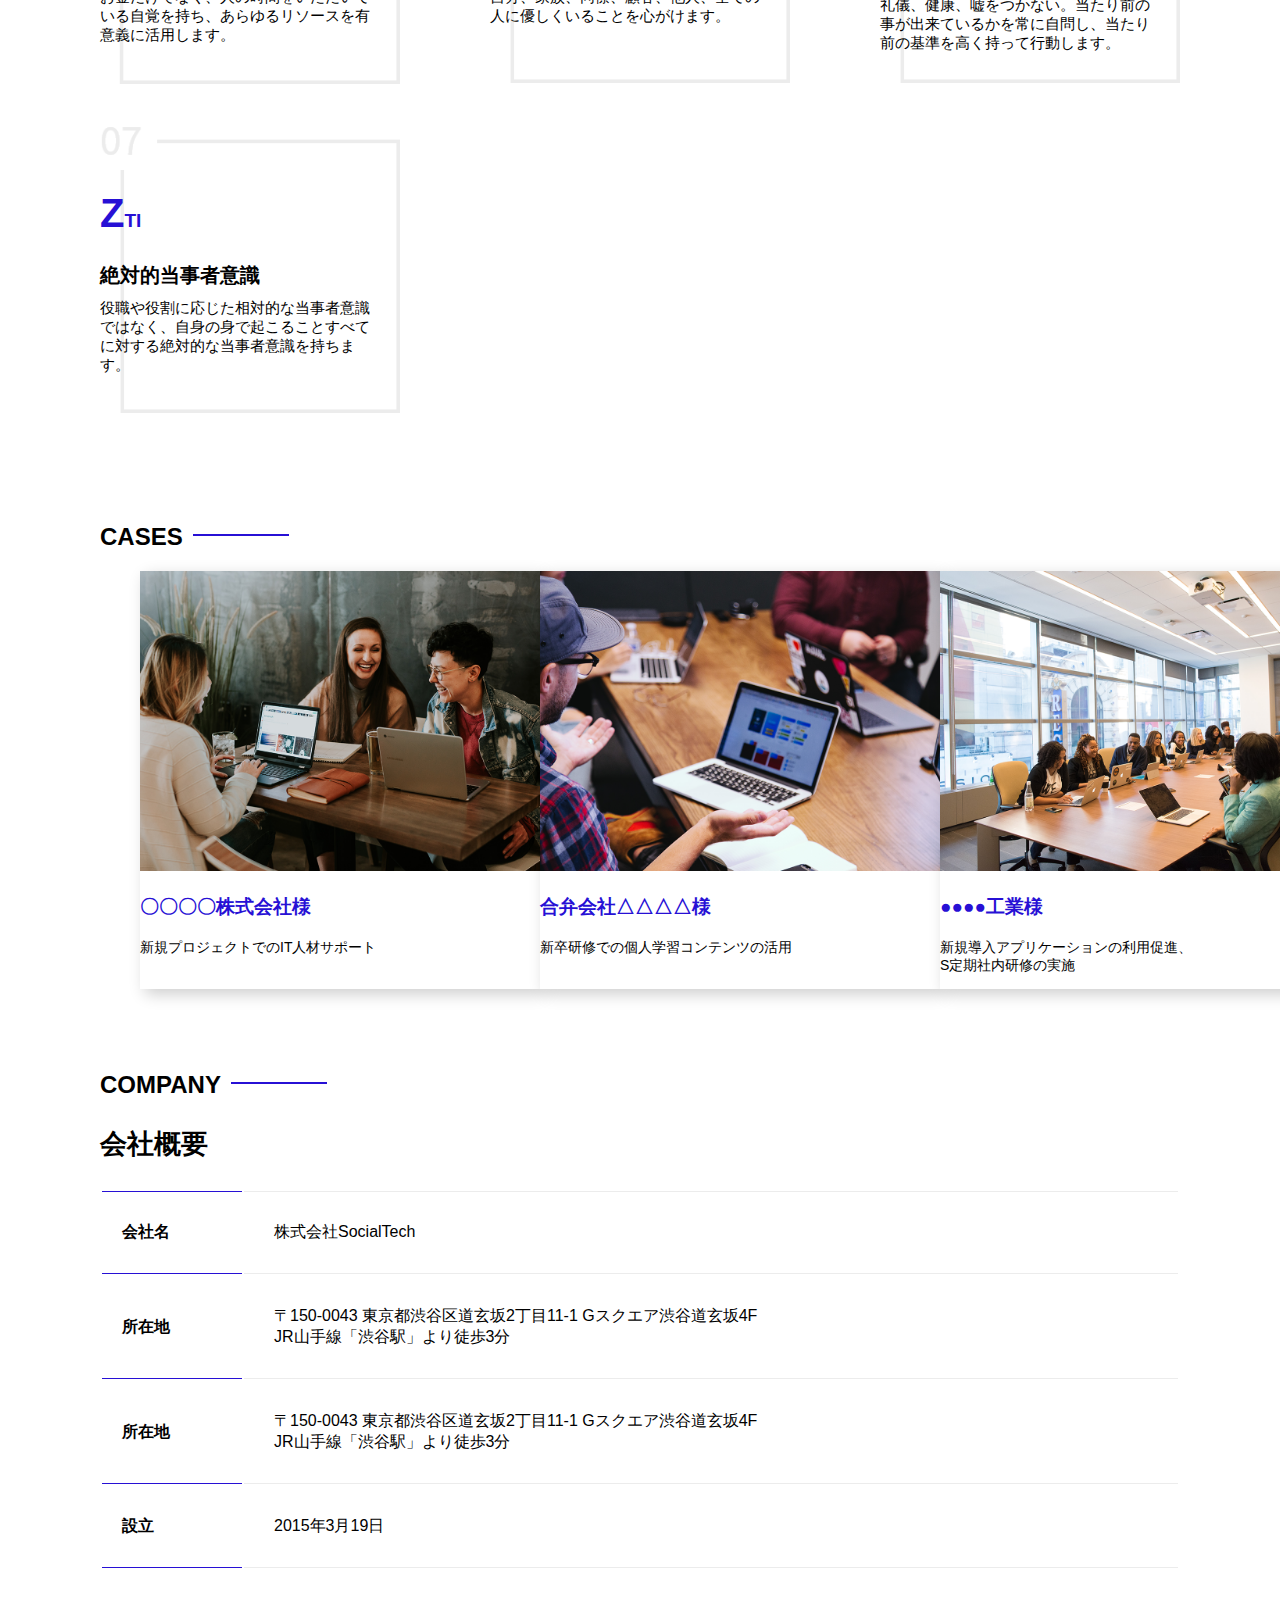
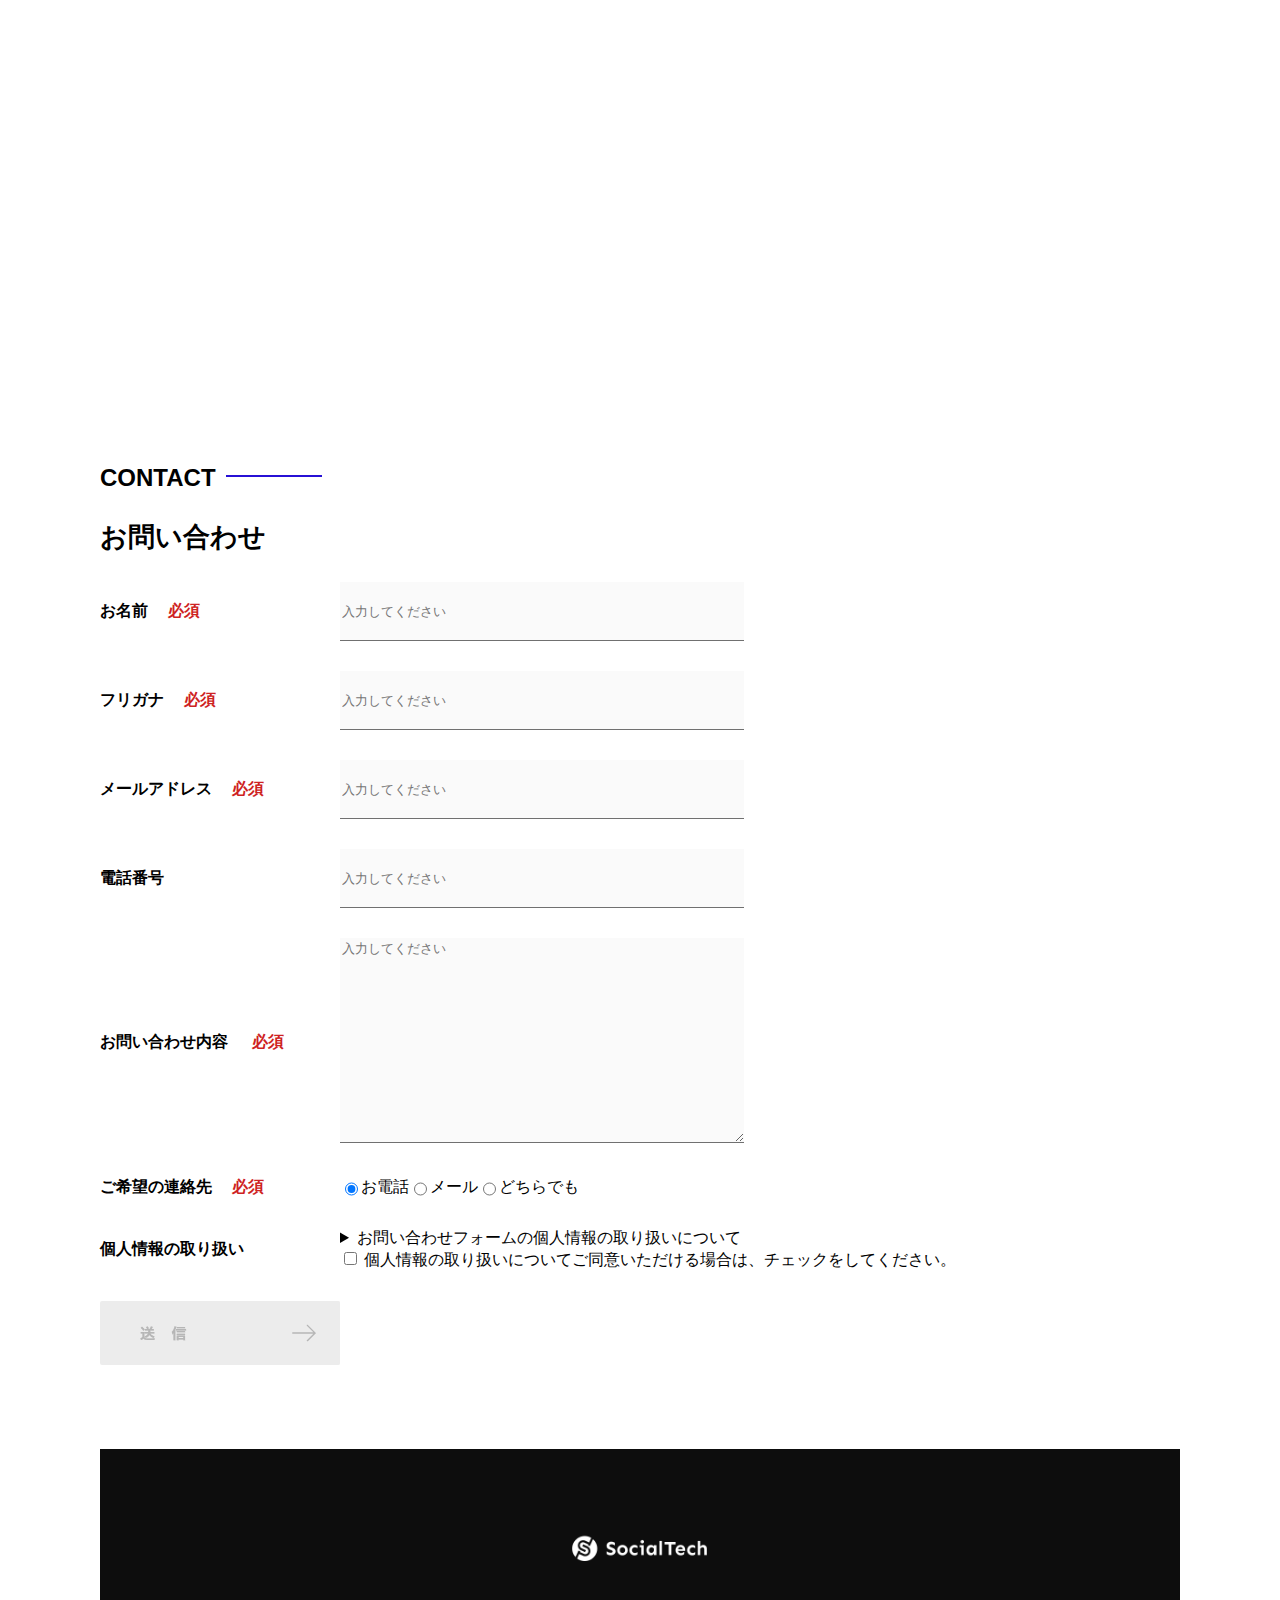
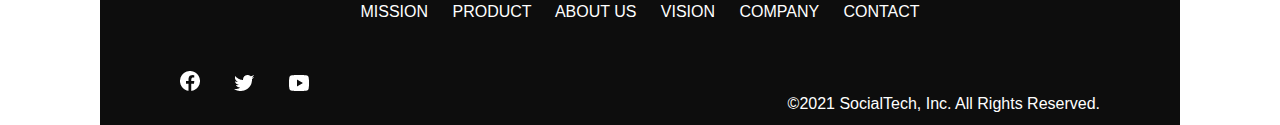
<file: kadai_tutorial_output/index.html>
<!DOCTYPE html>
<head>
    <title>socialtech</title>
    <meta charset="UTF-8">
    <meta name="description" content="SocialTechはEdTech業界のリーディングカンパニーを目指します。">
    <meta name="viewport" content="width=device-width, initial-scale=1.0">
    <link rel="stylesheet" href="style.css">
</head>
<body>
    <header>
        <a href="index.html" id="logo"><img src="images/logo.png"></a>
          <!-- PC用ナビゲーション -->
     <nav id="nav-pc">
        <a href="mission.html">MISSION</a>
        <a href="product.html">PRODUCT</a>
        <a href="index.html#aboutus">ABOUT US</a>
        <a href="index.html#vision">VISION</a>
        <a href="index.html#company">COMPANY</a>
        <a href="index.html#contact">CONTACT</a>
      </nav>

      <!--SP用ナビゲーション-->
      <img id="menu-sp"src="images/button-menu.png" alt="ナビゲーションを開く" onclick="document.getElementById('nav-sp').style.display = 'block'">
      <nav id="nav-sp">
        <img id="close" src="images/button-close.png" alt="ナビゲーションを閉じる" onclick="document.getElementById('nav-sp').style.display = 'none'">
        <a id="logo-sp" href="index.html" onclick="document.getElementById('nav-sp').style.display = 'none'"><img
            src="images/logo-sp.png" alt="トップページに戻る"></a>
        <a class="menu" href="mission.html" onclick="document.getElementById('nav-sp').style.display = 'none'">MISSION</a>
        <a class="menu" href="product.html" onclick="document.getElementById('nav-sp').style.display = 'none'">PRODUCT</a>
        <a class="menu" href="index.html#aboutus" onclick="document.getElementById('nav-sp').style.display = 'none'">ABOUT
          US</a>
        <a class="menu" href="index.html#vision"
          onclick="document.getElementById('nav-sp').style.display = 'none'">VISION</a>
        <a class="menu" href="index.html#company"
          onclick="document.getElementById('nav-sp').style.display = 'none'">COMPANY</a>
        <a class="menu" href="index.html#contact"
          onclick="document.getElementById('nav-sp').style.display = 'none'">CONTACT</a>
        <div id="sns">
          <a href="https://www.facebook.com/sejuku2013"><img src="images/button-facebook.png" alt="Facebookのリンク"></a>
          <a href="https://twitter.com/samuraijuku"><img src="images/button-twitter.png" alt="Twitterのリンク"></a>
          <a href="https://www.youtube.com/channel/UCCFOQO5aDK0xXam4cUQXT8g"><img src="images/button-youtube.png" alt="YouTubeのリンク"></a>
        </div>
        </nav>
      

  </header>

    <main>
      <article>
        <section id="main-visual">
          <div id="main-message">
            <h1>WORLD PEACE</h1>
            <p>IT教育で世界平和を実現する</p>
        </div>
        <img src="images/index/index-main.png" alt="PCの周りに集まる多国籍の仲間たち">
        </section>

        <section id="mission">
          <h2 class="index-h2">MISSION</h2>
        <div id="mission-flex">
          <div>
            <img id="mission-photo" src="images/index/index-mission.png" alt="屋外のベンチで写真を撮影する多国籍の仲間たち">
            <h3>世界平和の実現</h3>
            <p>
              人類の悲願である世界平和。世界平和を脅かす様々な社会問題を解決するためには、イノベーションをどんどん起こしていく必要があります。SocialTechは、プログラミング教育を通してイノベーターを輩出することで、世界平和という大きなテーマに挑んでいきます。
            </p>
          </div>
          <div>
            <img id="s2dgs" src="images/index/s2dgs.png" alt="S2DGs">
            <h3>S2DGsの実現</h3>
            <p>
              国連が掲げる「Sustainable Development Goals（持続可能な開発目標）」に含まれる17つのグローバル目標のうち、以下の5つの目標の実現をミッションとしてサービスを展開しています。
            </p>
           <a href="mission.html">
            <img src="images/button-more.png" alt="もっとみる">
           </a>
          </div>
        </div>
        </section>
        <section id="product">
          <h2 class="index-h2">PRODUCT</h2>
          <div>
            <div id="product-left">
              <div>
                <img class="product-photo" src="images/index/index-mantoman.png" alt="PCでコードを書く男性">
                <div class="product-explain">
                  <span>MAN TO MAN</span>
                  <h3>プログラミング教育</h3>
                  <p>2013年より日本で唯一の専属講師によるマンツーマンのプログラミングレッスンを開始。AI/人工知能やウェブデザインの学習も可能です。</p>
                </div>
              </div>
              <div>
                <img class="product-photo" src="images/index/index-career.png" alt="笑顔で話し合う2人の男性">
                <div class="product-explain">
                  <span>CAREER</span>
                  <h3>人材紹介事業</h3>
                  <p>エンジニアへの転職に特化した履歴書や職務経歴書のアドバイスや面接対策を行い、豊富な求人の中から最適なキャリア選択を支援します。</p>
                </div>
              </div>
            </div>
            <div id="product-right">
               <div>
                 <img class="product-photo" src="images/index/index-media.png" alt="スマートフォンを操作する人">
                 <div class="product-explain">
                   <span>MEDIA</span>
                   <h3>プログラミング学習メディア</h3>
                   <p>月間200万人に読まれる日本最大級のプログラミング学習サイト「SocialTech Blog」やYouTubeチャンネルにて学習情報を発信しています。</p>
                 </div>
               </div>
               <div>
                 <img class="product-photo" src="images/index/index-b2b.png" alt="講演中の男性とそれを聴く人々">
                 <div class="product-explain">
                   <span>B2B</span>
                   <h3>法人研修事業</h3>
                   <p>社員のスキルアップ・資格取得・福利厚生を目的としたプログラミング法人研修。貴社の事業モデルに合わせた研修内容の提案を致します。</p>
                 </div>
               </div>
             </div>
           </div>
           <div>
             <a id="product-more" href="product.html">
               <img src="images/button-more.png" alt="もっとみる">
             </a>
           </div>
        </section>
        
            
      <section id="aboutus">
        <h2 class="index-h2">ABOUT US</h2>
        <h3>3つの組織文化</h3>
        <div>
          <table class="culture-table">
            <tr>
              <td>
               <span class="culture-num">01</span>            </td>
              <td>
                <span class="culture-en">FLEXIBLE</span>

                <span class="culture-jp">フレキシブル</span>
              </td>
            </tr>
            <tr>
              <td>
                
              </td>
              <td>
                <p class="culture-description">
                  リモートワーク、フルフレックス、副業推奨など1人1人が最大限のパフォーマンスを発揮できる柔軟な働き方を促進しています。
                </p>
              </td>
            </tr>
            <tr>
              <td>
                <span class="culture-num">02</span>
              </td>
              <td>
                <span class="culture-en">TEAL</span>
                <span class="culture-jp">ティール</span>
              </td>
            </tr>
            <tr>
              <td>
               
              </td>
              <td>
                <p class="culture-description">
                  会社全体を1つの生命体として捉え、お互いが深く結びついた一階層型
                  組織として部署・チーム関係なく課題解決をできる組織を目指しています。
                </p>
              </td>
            </tr>
            <tr>
              <td>
                <span class="culture-num">03</span>
              </td>
              <td>
                <span class="culture-en">SELF REALIZATION</span>
                <span class="culture-jp">自己実現</span>
             </td>
           </tr>
          <tr>
            <td>
              
             </td>
             <td>
              <p class="culture-description">
                クオーター毎に経営・部署・個人ごとにOKRを設定し個人のキャリアと
                 会社の目指す方向の軌道修正を行っております。
                </p>
              </td>
            </tr>
       </table>
          <table class="culture-table">
            <tr>
              <td>
                <span class="culture-num">01</span>
              </td>
              <td>
                <span class="culture-en">FLEXIBLE</span>
                <span class="culture-jp">フレキシブル</span>
              </td>
            </tr>
            <tr>
              <td>
                <!--空のセル-->
              </td>
              <td>
                <p class="culture-description">
                  リモートワーク、フルフレックス、副業推奨など1人1人が最大限のパフォーマンスを発揮できる柔軟な働き方を促進しています。
                </p>
              </td>
            </tr>
            <tr>
              <td>
                <span class="culture-num">02</span>
              </td>
              <td>
                <span class="culture-en">TEAL</span>
                <span class="culture-jp">ティール</span>
              </td>
            </tr>
            <tr>
              <td>
                <!--空のセル-->
              </td>
              <td>
                <p class="culture-description">
                  会社全体を1つの生命体として捉え、お互いが深く結びついた一階層型
                  組織として部署・チーム関係なく課題解決をできる組織を目指しています。
                </p>
              </td>
            </tr>
            <tr>
              <td>
                <span class="culture-num">03</span>
              </td>
              <td>
                <span class="culture-en">SELF REALIZATION</span>
                <span class="culture-jp">自己実現</span>
              </td>
            </tr>
            <tr>
              <td>
                <!--空のセル-->
              </td>
              <td>
                <p class="culture-description">
                  クオーター毎に経営・部署・個人ごとにOKRを設定し個人のキャリアと
                  会社の目指す方向の軌道修正を行っております。
                </p>
              </td>
            </tr>
          </table>
         <img class="culture-img" src="images/index/index-aboutus1.png" alt="笑顔で話し合う2人の女性">
        </div>
      <img class="culture-img2" src="images/index/index-aboutus2.png" alt="笑顔で話し合う3人の男女">
      </section>
      <section id="vision">
        <h2 class="index-h2">VISION</h2>
        <h3>7つの行動指針</h3>
        <div>
          <div class="vision-box">
          <img src="images/index/vision-01.png" alt="01">
          <span>
            <h4>CUSTOMER IS BOSS</h4>
               <h5>あなたのボスは顧客である</h5>
               <p>私たちは常にお客様志向で行動し、お客様を喜ばせ、期待値を超えた感動を提供することを大切にします。</p>
          </span>
          </div>
          <div class="vision-box">
            <img src="images/index/vision-02.png" alt="02">
            <span>
              <h4>MOVE FAST</h4>
              <h5>早さは価値</h5>
              <p>素早く試し、素早く実行することで新しい気付きや発見を見つけていきます。</p>
            </span>
          </div>
          <div class="vision-box">
            <img src="images/index/vision-03.png" alt="03">
            <span>
              <h4>IMPACT DRIVEN</h4>
              <h5>作業するのは仕事ではない</h5>
              <p>問題から考え、成果とは何かを考え続け、インパクトのある成果を生むために仕事をしていきます。</p>
            </span>
          </div>
          <div class="vision-box">
            <img src="images/index//vision-04.png" alt="04">
            <span>
             <h4>SAVE TIME, SAVE MONEY</h4>
              <h5>浪費は命取りになる</h5>

              <p>少ないコストでできる方法を考えます。お金だけでなく、人の時間をいただいている自覚を持ち、あらゆるリソースを有意義に活用します。</p>
           </span>
         </div>
          <div class="vision-box">
            <img src="images/index/vision-05.png" alt="05">
            <span>
              <h4>BE GENTLE</h4>
              <h5>「優しくない」をなくす</h5>
              <p>社会をすこしずつ優しくしていきます。自分、家族、同僚、顧客、他人、全ての人に優しくいることを心がけます。</p>
            </span>
          </div>
        <div class="vision-box">
           <img src="images/index/vision-06.png" alt="06">
           <span>
                <h4>ABC</h4>
              <h5>当たり前の事をバカにせずにちゃんとやる</h5>
              <p>礼儀、健康、嘘をつかない。当たり前の事が出来ているかを常に自問し、当たり前の基準を高く持って行動します。</p>
            </span>
          </div>
          <div class="vision-box">

            <img src="images/index/vision-07.png" alt="07">
            <span>
              <h4>ZTI</h4>
              <h5>絶対的当事者意識</h5>
              <p>役職や役割に応じた相対的な当事者意識ではなく、自身の身で起こることすべてに対する絶対的な当事者意識を持ちます。</p>
            </span>
         </div>
        </div>
      </section>
      <section id="cases">
        <h2 class="index-h2">CASES</h2>
        <ul>
        <li class="case-card">
        <img class="case-img" src="images/index/case-1.png" alt="仲良く語り合う3人">
        <div class="case-info">
         <h3 class="case-name">〇〇〇〇株式会社様</h3>
         <p class="case-content">新規プロジェクトでのIT人材サポート</p>
        </div>
        </li>
        <li class="case-card">
        <img class="case-img" src="images/index/case-2.png" alt="PCでコンテンツを見る">
        <div class="case-info">
         <h3 class="case-name">合弁会社△△△△様</h3>
         <p class="case-content">新卒研修での個人学習コンテンツの活用</p>
        </div>
        </li>
        <li class="case-card">
        <img class="case-img" src="images/index/case-3.png" alt="社内研修中の会議室">
        <div class="case-info">
         <h3 class="case-name">●●●●工業様</h3>
         <p class="case-content">新規導入アプリケーションの利用促進、<br>S定期社内研修の実施</p>
        </div>
        </li>
        </ul>
        
        </section>
      <section id="company">
      <h2 class="index-h2">COMPANY</h2>
      <h3>会社概要</h3>
      <table id="company-table">
        <tr>
          <th class="tableheader-first">会社名</th>
             <td class="cell-first">株式会社SocialTech</td>
        </tr>
        <tr>
          <th class="tableheader">所在地</th>
          <td class="cell">〒150-0043 東京都渋谷区道玄坂2丁目11-1 Gスクエア渋谷道玄坂4F<br>JR山手線「渋谷駅」より徒歩3分</td>
        </tr>
        <tr>
          <th class="tableheader">所在地</th>
          <td class="cell">〒150-0043 東京都渋谷区道玄坂2丁目11-1 Gスクエア渋谷道玄坂4F<br>JR山手線「渋谷駅」より徒歩3分</td>
        </tr>
        <tr>
          <th class="tableheader">設立</th>
          <td class="cell">2015年3月19日</td>
        </tr>
      </table>
        <iframe
          src="https://www.google.com/maps/embed?pb=!1m18!1m12!1m3!1d3241.7759544892483!2d139.69399665123464!3d35.65789123876098!2m3!1f0!2f0!3f0!3m2!1i1024!2i768!4f13.1!3m3!1m2!1s0x60188caa0042e8d1%3A0xba130bea826a7aa2!2z44CSMTUwLTAwNDMg5p2x5Lqs6YO95riL6LC35Yy66YGT546E5Z2C77yS5LiB55uu77yR77yR4oiS77yR!5e0!3m2!1sja!2sjp!4v1636872991912!5m2!1sja!2sjp"
          style="border:0;" allowfullscreen="" loading="lazy">
      </iframe>
      </section>
      <section id="contact">
      <h2 class="index-h2">CONTACT</h2>
      <h3>お問い合わせ</h3>
        <form action="https://api.staticforms.xyz/submit" method="post">
          <input type="text" name="honeypot" style="display:none">
          <input type="hidden" name="accessKey" value=" e59a9f2a-c220-4052-ad52-0fec52c1aaa9">
          <input type="hidden" name="subject" value="Webサイトからお問い合わせがありました">
          <input type="hidden" name="replyTo" value="hrko0310@outlook.jp">
          <input type="hidden" name="redirectTo" value="">     
        
        <div>
        
        <div class="contact-heading">
          <label class="contact-label">お名前<span class="contact-span">必須</span></label>
             </div>
             <div>
             <input type="text" name="name" placeholder="入力してください" class="contact-textbox">
             </div>
             </div>
           <div>
             <div class="contact-heading">
            <label class="contact-label">フリガナ<span class="contact-span">必須</span></label>
             </div>
             <div>
               <input type="text" name="hurigana" placeholder="入力してください" class="contact-textbox">
             </div>
            </div>
           
           <div>
             <div class="contact-heading">
               <label class="contact-label">メールアドレス<span class="contact-span">必須</span></label>
             </div>
             <div>
               <input type="text" name="email" placeholder="入力してください" class="contact-textbox">
             </div>
            </div>
            <div>
             <div class="contact-heading">
               <label class="contact-label">電話番号</label>
             </div>
             <div>
               <input type="text" name="tel" placeholder="入力してください" class="contact-textbox">
             </div>
             </div>
          
          <div>
            <div class="contact-heading">
            <label class="contact-label"> お問い合わせ内容 <span class="contact-span">必須</span></label>
            </div>
            <div>
              <textarea class="contact-textarea" placeholder="入力してください" name="message"></textarea>
            </div>
          </div>
        
       <div>
        <div class="contact-heading">
        <label class="contact-label">ご希望の連絡先<span class="contact-span">必須</span></label>
      </div>
        <input class="radiobutton" type="radio" value="tel" name="contact" checked><label>お電話</label>
        <input class="radiobutton" type="radio" value="mail" name="contact"><label>メール</label>
        <input class="radiobutton" type="radio" value="both" name="contact"><label>どちらでも</label>
        
        </div>
        <div>
          <div class="contact-heading">
          <label class="contact-label">個人情報の取り扱い</label>
          </div>
        <div>
          <details>
            <summary>お問い合わせフォームの個人情報の取り扱いについて</summary>
            <div>
              <span>１．組織の名称又は氏名</span><br>
              株式会社SocialTech<br><br>
              <span>２．個人情報保護管理者（若しくはその代理人）の氏名又は職名、所属及び連絡先
                鈴木 一郎 コーポレート部</span><br>
              メールアドレス:support@socialtech.net<br>
              TEL:03-xxxx-xxxx<br>
              <span>３．個人情報の利用目的</span><br>
              ・本サービス及び本サービスに関連する情報の提供又はそれらに関する連絡のため<br>
              ・ユーザーの本人確認のため<br>
              ・当社サービスのご案内のため<br>
              ・当社の商品等の広告または宣伝（電子メールによるものを含むものとします。）<br><br>
              <span>４．個人情報の取り扱い業務の委託</span><br>
              個人情報の取扱業務の全部または一部を外部に業務委託する場合があります。<br>
              その際、弊社は、個人情報を適切に保護できる管理体制を敷き実行していることを条件として<br>
              委託先を厳選したうえで、機密保持契約を委託先と締結し、お客様の個人情報を厳密に管理させます。<br><br>
              <span>５．個人情報の開示等の請求</span><br>
              お客様は、弊社に対してご自身の個人情報の開示等（利用目的の通知、開示、内容の訂正・追加・削除、利用の停止または消去、第三者への提供の停止）に関して、当社問合わせ窓口に申し出ることができます。<br>
              その際、弊社はお客様ご本人を確認させていただいたうえで、合理的な期間内に対応いたします。<br><br>
              なお、個人情報に関する弊社問合わせ先は、次の通りです。<br><br>
              株式会社SocialTech 個人情報問合せ窓口<br>
              〒150-0043 東京都渋谷区道玄坂2丁目11-1 Ｇスクエア渋谷道玄坂 4F<br>
              メールアドレス:support@socialtech.net TEL:03-xxxx-xxxx<br><br>
              <span>６．個人情報を提供されることの任意性について</span><br><br>
              お客様がご自身の個人情報を弊社に提供されるか否かは、お客様のご判断によりますが、もしご提供されない場合には、適切なサービスが提供できない場合がありますので予めご了承ください。
            </div>
          </details>
          <input type="checkbox" name="agree">
          <span>個人情報の取り扱いについてご同意いただける場合は、チェックをしてください。</span>
          </div>
        </div>
        <input type="image" src="images/button-submit.png" alt="送信する">
   
        </div>
        </div>
      </form>
      </section>
      </article>
      <footer>
        <div id="footer-logo">
       <img src="images/logo-sp.png" alt="SocialTech">
        </div>
       <div id="footer-link">
        <a href="mission.html">MISSION</a>
        <a href="product.html">PRODUCT</a>
        <a href="index.html#aboutus">ABOUT US</a>
        <a href="index.html#vision">VISION</a>
        <a href="index.html#company">COMPANY</a>
        <a href="index.html#contact">CONTACT</a>
       </div>

       <div id="sns-footer">
        <a href="https://www.facebook.com/sejuku2013"><img src="images/button-facebook.png" alt="Facebookのリンク"></a>
         <a href="https://twitter.com/samuraijuku"><img src="images/button-twitter.png" alt="Twitterのリンク"></a>
         <a href="https://www.youtube.com/channel/UCCFOQO5aDK0xXam4cUQXT8g"><img src="images/button-youtube.png" alt="YouTubeのリンク"></a>
       </div> 
       <span id="copyright">&copy;2021 SocialTech, Inc. All Rights Reserved. </span>
      </footer>
  </main>
</body>

</html>
</file>
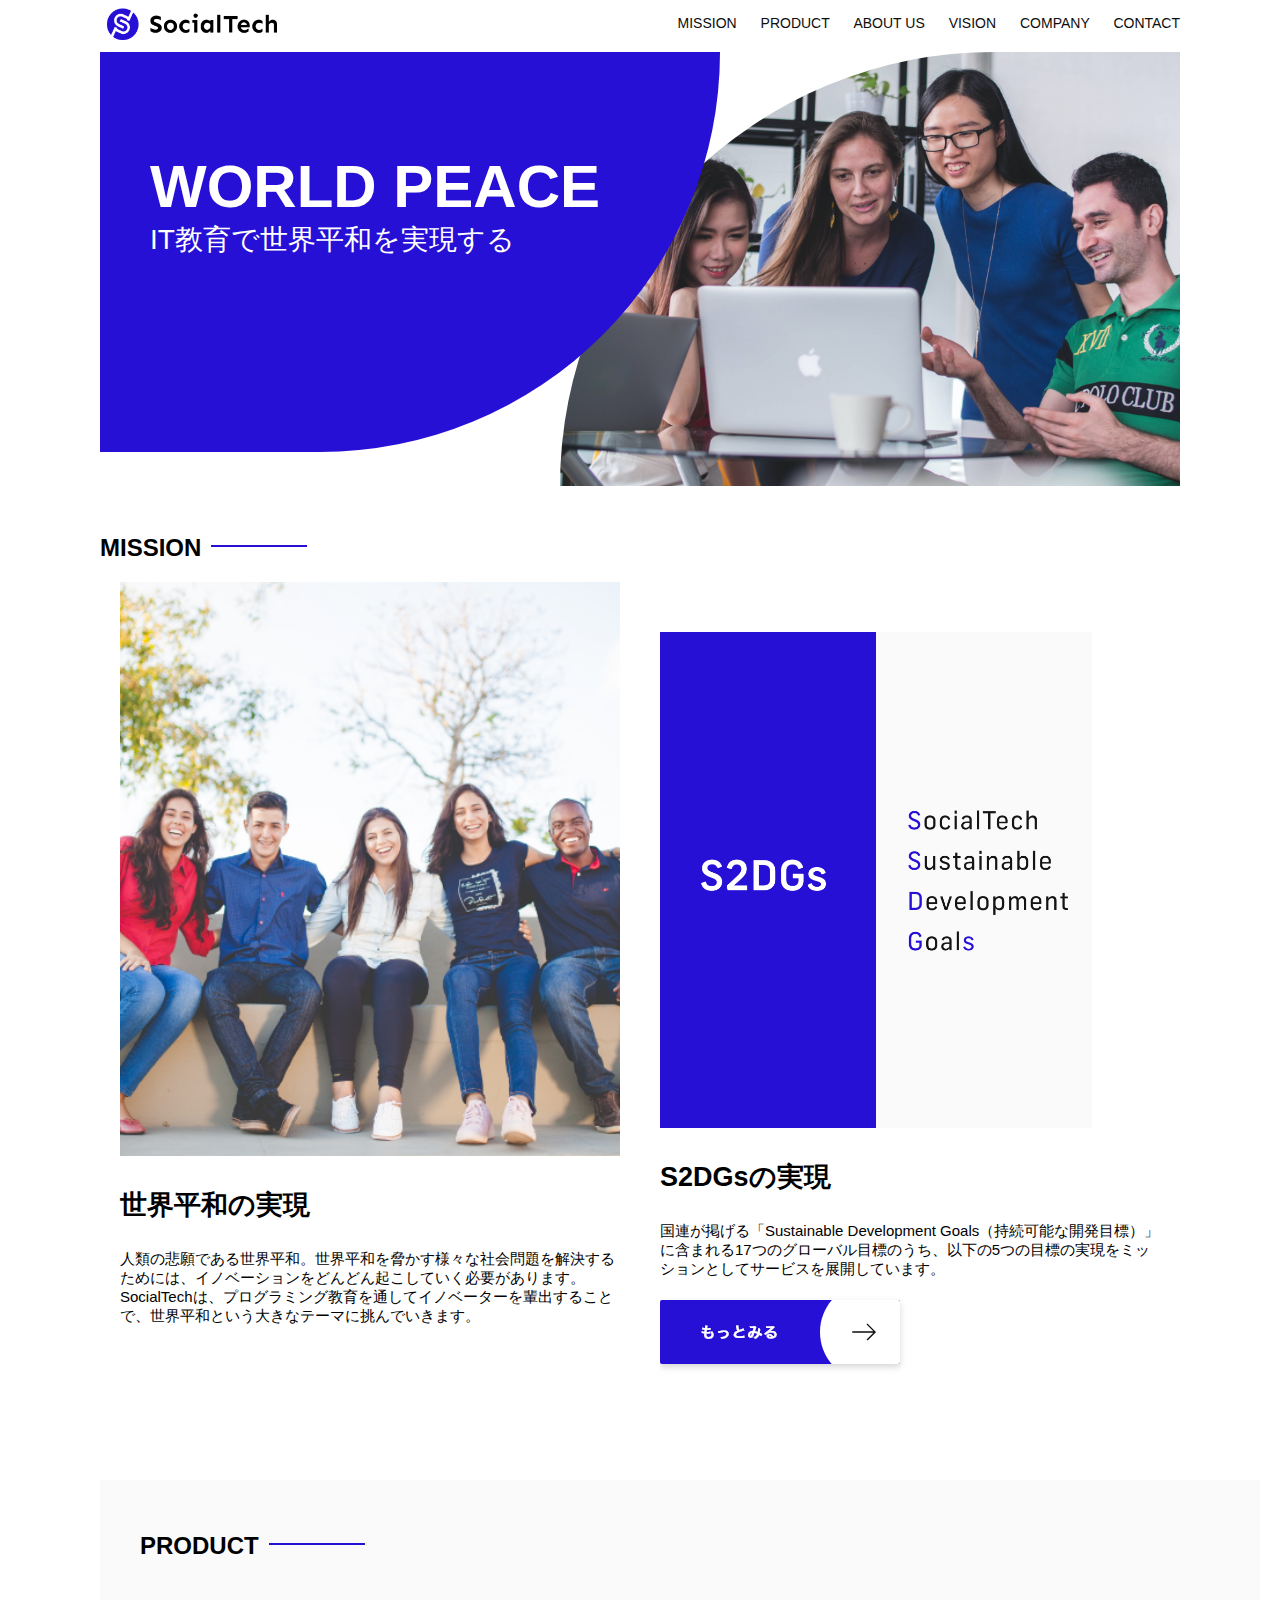
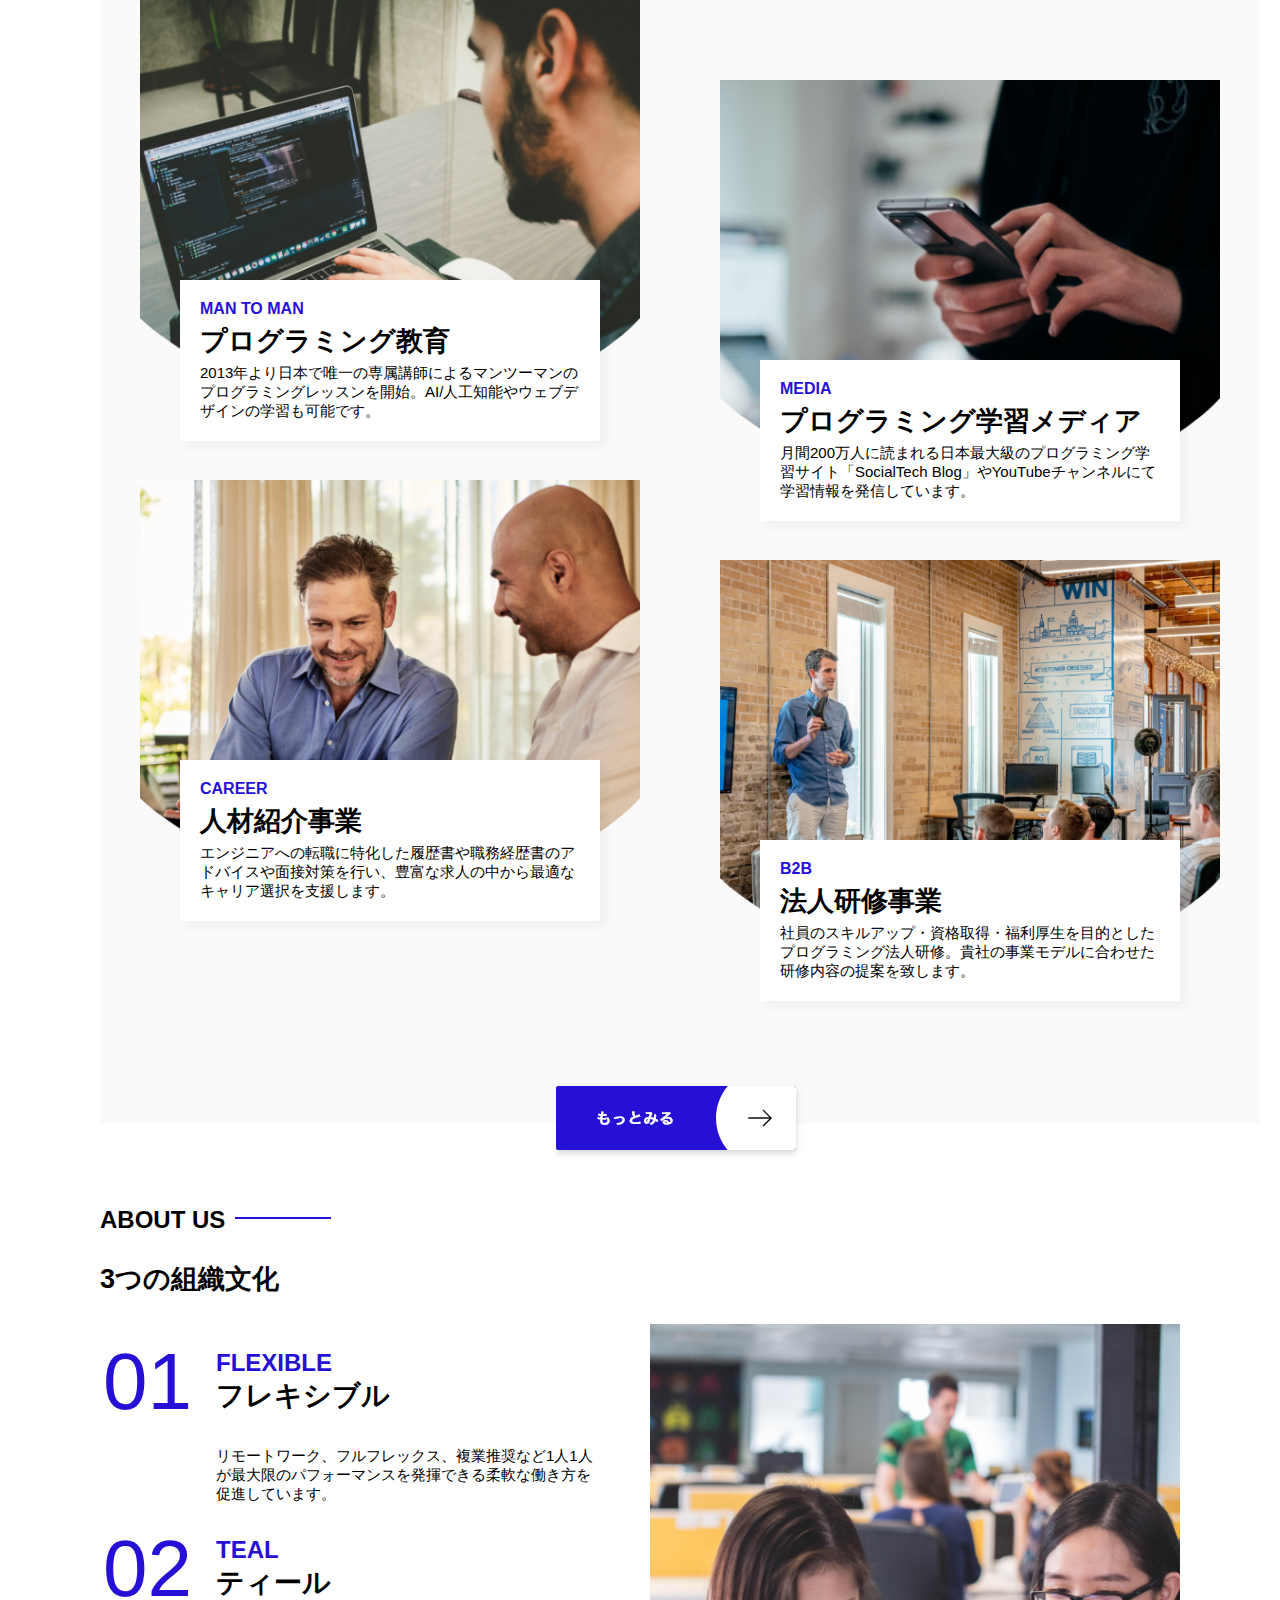
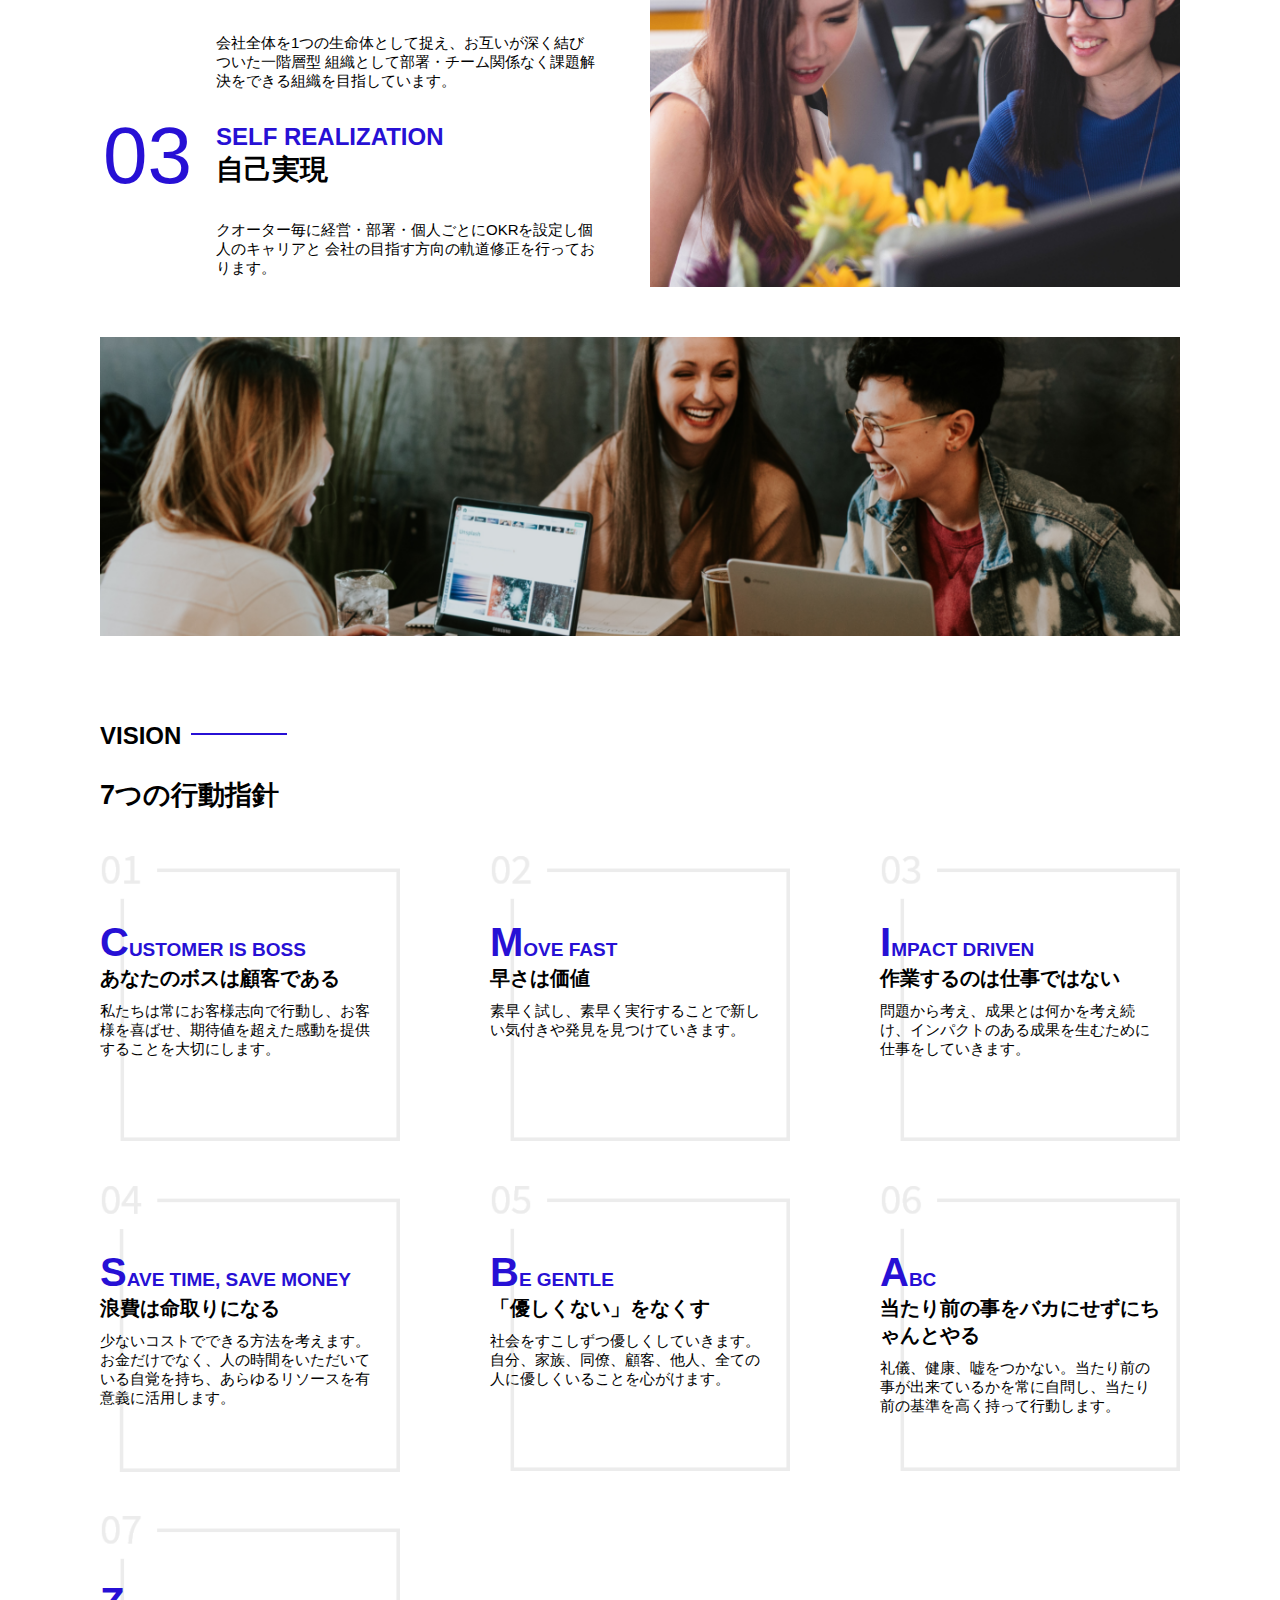
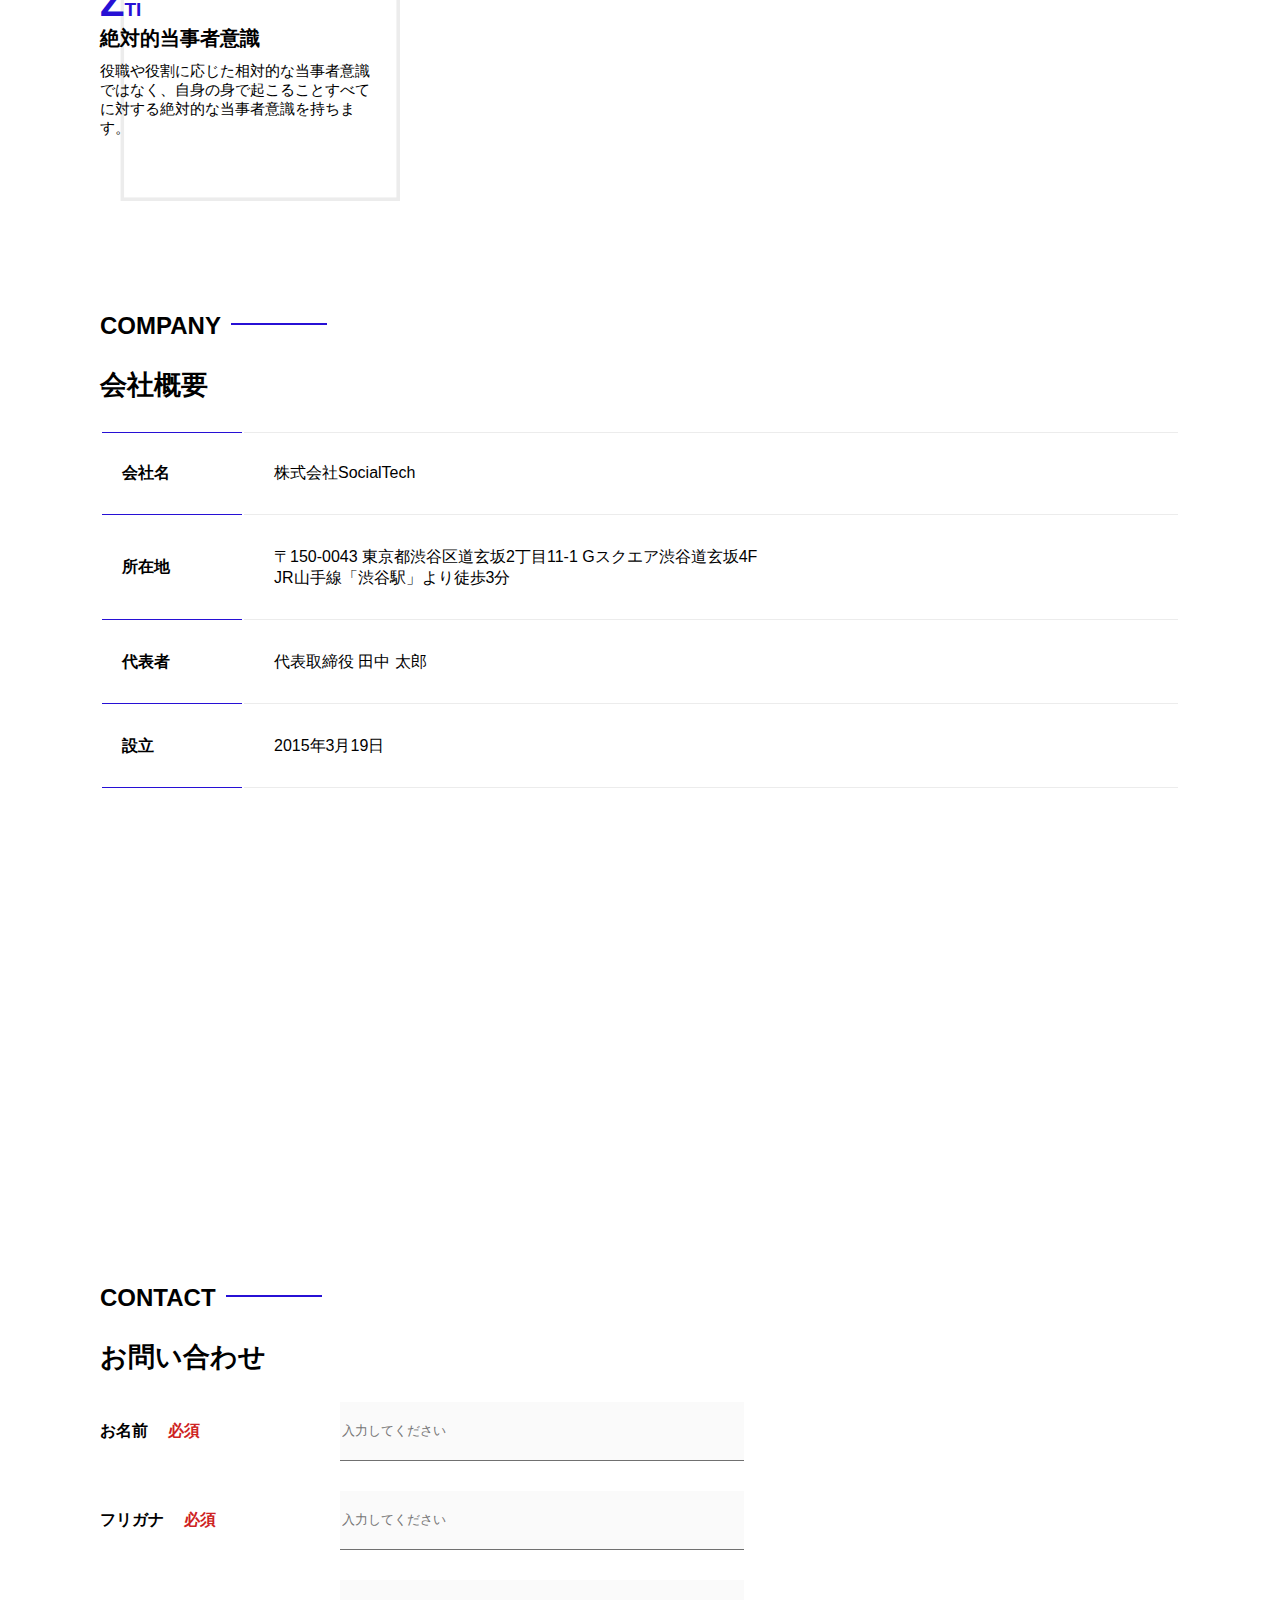
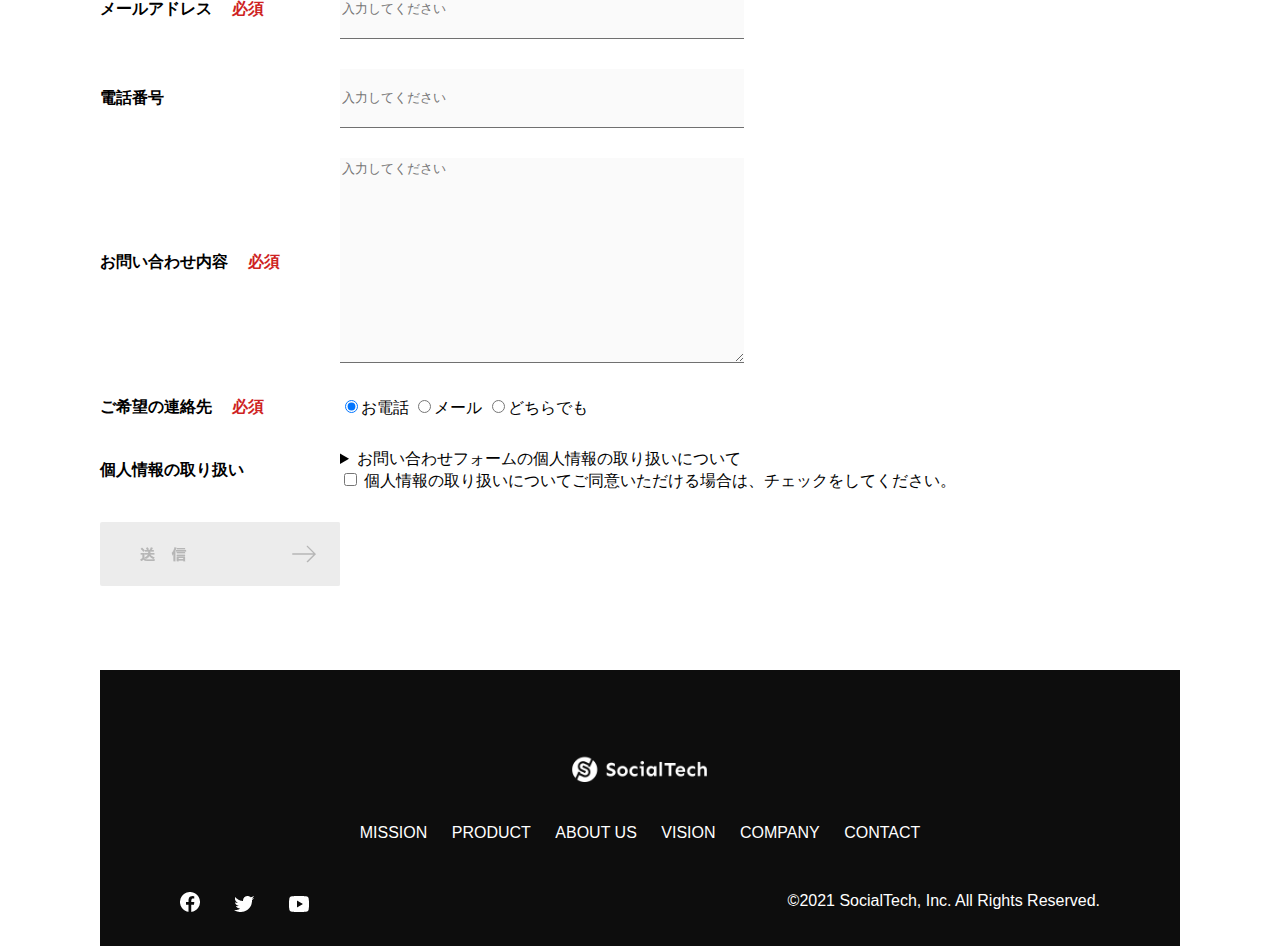
<file: kadai_013/images/html-css-advanced-sozai-main/kadai_012/index.html>
<!DOCTYPE html>
<html>
  <head>
    <title>SocialTech</title>
    <meta charset="UTF-8" />
    <meta
      name="description"
      content="SocialTechはEdTech業界のリーディングカンパニーを目指します。"
    />
    <meta name="viewport" content="width=device-width, initial-scale=1.0" />
    <link rel="stylesheet" href="style.css" />
  </head>
  <body>
    <!-- ヘッダー -->
    <header>
      <!-- ロゴ -->
      <a href="index.html" id="logo"
        ><img src="images/logo.png" alt="トップページに戻る"
      /></a>

      <!-- PC用ナビゲーション -->
      <nav id="nav-pc">
        <a href="mission.html">MISSION</a>
        <a href="product.html">PRODUCT</a>
        <a href="index.html#aboutus">ABOUT US</a>
        <a href="index.html#vision">VISION</a>
        <a href="index.html#company">COMPANY</a>
        <a href="index.html#contact">CONTACT</a>
      </nav>
    </header>
    <main>
      <article>
        <!-- メインビジュアル -->
        <section id="main-visual">
          <div id="main-message">
            <h1>WORLD PEACE</h1>
            <p>IT教育で世界平和を実現する</p>
          </div>
          <img
            src="images/index/index-main.png"
            alt="PCの周りに集まる多国籍の仲間たち"
          />
        </section>
        <!--ミッション-->
        <section id="mission">
          <h2 class="index-h2">MISSION</h2>
          <div id="mission-flex">
            <div>
              <img
                id="mission-photo"
                src="images/index/index-mission.png"
                alt="屋外のベンチで写真を撮影する多国籍の仲間たち"
              />
              <h3>世界平和の実現</h3>
              <p>
                人類の悲願である世界平和。世界平和を脅かす様々な社会問題を解決するためには、イノベーションをどんどん起こしていく必要があります。SocialTechは、プログラミング教育を通してイノベーターを輩出することで、世界平和という大きなテーマに挑んでいきます。
              </p>
            </div>
            <div>
              <img id="s2dgs" src="images/index/s2dgs.png" alt="S2DGs" />
              <h3>S2DGsの実現</h3>
              <p>
                国連が掲げる「Sustainable Development
                Goals（持続可能な開発目標）」に含まれる17つのグローバル目標のうち、以下の5つの目標の実現をミッションとしてサービスを展開しています。
              </p>
              <a href="mission.html">
                <img src="images/button-more.png" alt="もっとみる" />
              </a>
            </div>
          </div>
        </section>
        <!-- プロダクト -->
        <section id="product">
          <h2 class="index-h2">PRODUCT</h2>
          <div>
            <div id="product-left">
              <div>
                <img
                  class="product-photo"
                  src="images/index/index-mantoman.png"
                  alt="PCでコードを書く男性"
                />
                <div class="product-explain">
                  <span>MAN TO MAN</span>
                  <h3>プログラミング教育</h3>
                  <p>
                    2013年より日本で唯一の専属講師によるマンツーマンのプログラミングレッスンを開始。AI/人工知能やウェブデザインの学習も可能です。
                  </p>
                </div>
              </div>
              <div>
                <img
                  class="product-photo"
                  src="images/index/index-career.png"
                  alt="笑顔で話し合う2人の男性"
                />
                <div class="product-explain">
                  <span>CAREER</span>
                  <h3>人材紹介事業</h3>
                  <p>
                    エンジニアへの転職に特化した履歴書や職務経歴書のアドバイスや面接対策を行い、豊富な求人の中から最適なキャリア選択を支援します。
                  </p>
                </div>
              </div>
            </div>
            <div id="product-right">
              <div>
                <img
                  class="product-photo"
                  src="images/index/index-media.png"
                  alt="スマートフォンを操作する人"
                />
                <div class="product-explain">
                  <span>MEDIA</span>
                  <h3>プログラミング学習メディア</h3>
                  <p>
                    月間200万人に読まれる日本最大級のプログラミング学習サイト「SocialTech
                    Blog」やYouTubeチャンネルにて学習情報を発信しています。
                  </p>
                </div>
              </div>
              <div>
                <img
                  class="product-photo"
                  src="images/index/index-b2b.png"
                  alt="講演中の男性とそれを聴く人々"
                />
                <div class="product-explain">
                  <span>B2B</span>
                  <h3>法人研修事業</h3>
                  <p>
                    社員のスキルアップ・資格取得・福利厚生を目的としたプログラミング法人研修。貴社の事業モデルに合わせた研修内容の提案を致します。
                  </p>
                </div>
              </div>
            </div>
          </div>
          <div>
            <a id="product-more" href="product.html">
              <img src="images/button-more.png" alt="もっとみる" />
            </a>
          </div>
        </section>
        <!---ABOUT US-->
        <section id="aboutus">
          <h2 class="index-h2">ABOUT US</h2>
          <h3>3つの組織文化</h3>
          <div>
            <table class="culture-table">
              <tr>
                <td>
                  <span class="culture-num">01</span>
                </td>
                <td>
                  <span class="culture-en">FLEXIBLE</span>
                  <span class="culture-jp">フレキシブル</span>
                </td>
              </tr>
              <tr>
                <td>
                  <!--空のセル-->
                </td>
                <td>
                  <p class="culture-description">
                    リモートワーク、フルフレックス、複業推奨など1人1人が最大限のパフォーマンスを発揮できる柔軟な働き方を促進しています。
                  </p>
                </td>
              </tr>
              <tr>
                <td>
                  <span class="culture-num">02</span>
                </td>
                <td>
                  <span class="culture-en">TEAL</span>
                  <span class="culture-jp">ティール</span>
                </td>
              </tr>
              <tr>
                <td>
                  <!--空のセル-->
                </td>
                <td>
                  <p class="culture-description">
                    会社全体を1つの生命体として捉え、お互いが深く結びついた一階層型
                    組織として部署・チーム関係なく課題解決をできる組織を目指しています。
                  </p>
                </td>
              </tr>
              <tr>
                <td>
                  <span class="culture-num">03</span>
                </td>
                <td>
                  <span class="culture-en">SELF REALIZATION</span>
                  <span class="culture-jp">自己実現</span>
                </td>
              </tr>
              <tr>
                <td>
                  <!--空のセル-->
                </td>
                <td>
                  <p class="culture-description">
                    クオーター毎に経営・部署・個人ごとにOKRを設定し個人のキャリアと
                    会社の目指す方向の軌道修正を行っております。
                  </p>
                </td>
              </tr>
            </table>
            <img
              class="culture-img"
              src="images/index/index-aboutus1.png"
              alt="笑顔で話し合う2人の女性"
            />
          </div>
          <img
            class="culture-img2"
            src="images/index/index-aboutus2.png"
            alt="笑顔で話し合う3人の男女"
          />
        </section>
        <!-- VISION -->
        <section id="vision">
          <h2 class="index-h2">VISION</h2>
          <h3>7つの行動指針</h3>
          <div>
            <div class="vision-box">
              <img src="images/index/vision-01.png" alt="01" />
              <span>
                <h4>CUSTOMER IS BOSS</h4>
                <h5>あなたのボスは顧客である</h5>
                <p>
                  私たちは常にお客様志向で行動し、お客様を喜ばせ、期待値を超えた感動を提供することを大切にします。
                </p>
              </span>
            </div>
            <div class="vision-box">
              <img src="images/index/vision-02.png" alt="02" />
              <span>
                <h4>MOVE FAST</h4>
                <h5>早さは価値</h5>
                <p>
                  素早く試し、素早く実行することで新しい気付きや発見を見つけていきます。
                </p>
              </span>
            </div>
            <div class="vision-box">
              <img src="images/index/vision-03.png" alt="03" />
              <span>
                <h4>IMPACT DRIVEN</h4>
                <h5>作業するのは仕事ではない</h5>
                <p>
                  問題から考え、成果とは何かを考え続け、インパクトのある成果を生むために仕事をしていきます。
                </p>
              </span>
            </div>
            <div class="vision-box">
              <img src="images/index/vision-04.png" alt="04" />
              <span>
                <h4>SAVE TIME, SAVE MONEY</h4>
                <h5>浪費は命取りになる</h5>
                <p>
                  少ないコストでできる方法を考えます。お金だけでなく、人の時間をいただいている自覚を持ち、あらゆるリソースを有意義に活用します。
                </p>
              </span>
            </div>
            <div class="vision-box">
              <img src="images/index/vision-05.png" alt="05" />
              <span>
                <h4>BE GENTLE</h4>
                <h5>「優しくない」をなくす</h5>
                <p>
                  社会をすこしずつ優しくしていきます。自分、家族、同僚、顧客、他人、全ての人に優しくいることを心がけます。
                </p>
              </span>
            </div>
            <div class="vision-box">
              <img src="images/index/vision-06.png" alt="06" />
              <span>
                <h4>ABC</h4>
                <h5>当たり前の事をバカにせずにちゃんとやる</h5>
                <p>
                  礼儀、健康、嘘をつかない。当たり前の事が出来ているかを常に自問し、当たり前の基準を高く持って行動します。
                </p>
              </span>
            </div>
            <div class="vision-box">
              <img src="images/index/vision-07.png" alt="07" />
              <span>
                <h4>ZTI</h4>
                <h5>絶対的当事者意識</h5>
                <p>
                  役職や役割に応じた相対的な当事者意識ではなく、自身の身で起こることすべてに対する絶対的な当事者意識を持ちます。
                </p>
              </span>
            </div>
          </div>
        </section>
        <!-- CASES -->

        <!-- COMPANY -->
        <section id="company">
          <h2 class="index-h2">COMPANY</h2>
          <h3>会社概要</h3>
          <table id="company-table">
            <tr>
              <th class="tableheader-first">会社名</th>
              <td class="cell-first">株式会社SocialTech</td>
            </tr>
            <tr>
              <th class="tableheader">所在地</th>
              <td class="cell">
                〒150-0043 東京都渋谷区道玄坂2丁目11-1 Gスクエア渋谷道玄坂4F<br />JR山手線「渋谷駅」より徒歩3分
              </td>
            </tr>
            <tr>
              <th class="tableheader">代表者</th>
              <td class="cell">代表取締役 田中 太郎</td>
            </tr>
            <tr>
              <th class="tableheader">設立</th>
              <td class="cell">2015年3月19日</td>
            </tr>
          </table>
          <iframe
            src="https://www.google.com/maps/embed?pb=!1m18!1m12!1m3!1d3241.7759544892483!2d139.69399665123464!3d35.65789123876098!2m3!1f0!2f0!3f0!3m2!1i1024!2i768!4f13.1!3m3!1m2!1s0x60188caa0042e8d1%3A0xba130bea826a7aa2!2z44CSMTUwLTAwNDMg5p2x5Lqs6YO95riL6LC35Yy66YGT546E5Z2C77yS5LiB55uu77yR77yR4oiS77yR!5e0!3m2!1sja!2sjp!4v1636872991912!5m2!1sja!2sjp"
            style="border: 0"
            allowfullscreen=""
            loading="lazy"
          >
          </iframe>
        </section>
        <!-- お問い合わせフォーム -->
        <section id="contact">
          <h2 class="index-h2">CONTACT</h2>
          <h3>お問い合わせ</h3>
          <form>
            <div>
              <div class="contact-heading">
                <label class="contact-label"
                  >お名前<span class="contact-span">必須</span></label
                >
              </div>
              <div class="contact-form">
                <input
                  type="text"
                  name="name"
                  placeholder="入力してください"
                  class="contact-textbox"
                />
              </div>
            </div>
            <div>
              <div class="contact-heading">
                <label class="contact-label"
                  >フリガナ<span class="contact-span">必須</span></label
                >
              </div>
              <div>
                <input
                  type="text"
                  name="hurigana"
                  placeholder="入力してください"
                  class="contact-textbox"
                />
              </div>
            </div>
            <div>
              <div class="contact-heading">
                <label class="contact-label"
                  >メールアドレス<span class="contact-span">必須</span></label
                >
              </div>
              <div>
                <input
                  type="text"
                  name="email"
                  placeholder="入力してください"
                  class="contact-textbox"
                />
              </div>
            </div>
            <div>
              <div class="contact-heading">
                <label class="contact-label">電話番号</label>
              </div>
              <div>
                <input
                  type="text"
                  name="tel"
                  placeholder="入力してください"
                  class="contact-textbox"
                />
              </div>
            </div>
            <div>
              <div class="contact-heading">
                <label class="contact-label"
                  >お問い合わせ内容<span class="contact-span">必須</span></label
                >
              </div>
              <div>
                <textarea
                  class="contact-textarea"
                  placeholder="入力してください"
                  name="message"
                ></textarea>
              </div>
            </div>
            <div>
              <div class="contact-heading">
                <label class="contact-label"
                  >ご希望の連絡先<span class="contact-span">必須</span></label
                >
              </div>
              <div>
                <input
                  class="radiobutton"
                  type="radio"
                  value="tel"
                  name="contact"
                  checked
                /><label>お電話</label>
                <input
                  class="radiobutton"
                  type="radio"
                  value="mail"
                  name="contact"
                /><label>メール</label>
                <input
                  class="radiobutton"
                  type="radio"
                  value="both"
                  name="contact"
                /><label>どちらでも</label>
              </div>
            </div>
            <div>
              <div class="contact-heading">
                <label class="contact-label">個人情報の取り扱い</label>
              </div>
              <div>
                <details>
                  <summary>
                    お問い合わせフォームの個人情報の取り扱いについて
                  </summary>
                  <div>
                    <span>１．組織の名称又は氏名</span><br />
                    株式会社SocialTech<br /><br />
                    <span
                      >２．個人情報保護管理者（若しくはその代理人）の氏名又は職名、所属及び連絡先
                      鈴木 一郎 コーポレート部</span
                    ><br />
                    メールアドレス：support@socialtech.net<br />
                    TEL：03-xxxx-xxxx<br />
                    <span>３．個人情報の利用目的</span><br />
                    ・本サービス及び本サービスに関連する情報の提供又はそれらに関する連絡のため<br />
                    ・ユーザーの本人確認のため<br />
                    ・当社サービスのご案内のため<br />
                    ・当社の商品等の広告または宣伝（電子メールによるものを含むものとします。）<br /><br />
                    <span>４．個人情報の取り扱い業務の委託</span><br />
                    個人情報の取扱業務の全部または一部を外部に業務委託する場合があります。<br />
                    その際、弊社は、個人情報を適切に保護できる管理体制を敷き実行していることを条件として<br />
                    委託先を厳選したうえで、機密保持契約を委託先と締結し、お客様の個人情報を厳密に管理させます。<br /><br />
                    <span>５．個人情報の開示等の請求</span><br />
                    お客様は、弊社に対してご自身の個人情報の開示等（利用目的の通知、開示、内容の訂正・追加・削除、利用の停止または消去、第三者への提供の停止）に関して、当社問合わせ窓口に申し出ることができます。<br />
                    その際、弊社はお客様ご本人を確認させていただいたうえで、合理的な期間内に対応いたします。<br /><br />
                    なお、個人情報に関する弊社問合わせ先は、次の通りです。<br /><br />
                    株式会社SocialTech　個人情報問合せ窓口<br />
                    〒150-0043　東京都渋谷区道玄坂2丁目11-1 Ｇスクエア渋谷道玄坂
                    4F<br />
                    メールアドレス：support@socialtech.net　TEL：03-xxxx-xxxx<br /><br />
                    <span>６．個人情報を提供されることの任意性について</span
                    ><br /><br />
                    お客様がご自身の個人情報を弊社に提供されるか否かは、お客様のご判断によりますが、もしご提供されない場合には、適切なサービスが提供できない場合がありますので予めご了承ください。
                  </div>
                </details>
                <input type="checkbox" name="agree" />
                <span
                  >個人情報の取り扱いについてご同意いただける場合は、チェックをしてください。</span
                >
              </div>
            </div>
            <input
              type="image"
              value="Submit"
              src="images/button-submit.png"
              alt="送信する"
            />
          </form>
        </section>
      </article>
      <footer>
        <div id="footer-logo">
          <img src="images/logo-sp.png" alt="SocialTech" />
        </div>
        <div id="footer-link">
          <a href="mission.html">MISSION</a>
          <a href="product.html">PRODUCT</a>
          <a href="index.html#aboutus">ABOUT US</a>
          <a href="index.html#vision">VISION</a>
          <a href="index.html#company">COMPANY</a>
          <a href="index.html#contact">CONTACT</a>
        </div>
        <div id="sns-footer">
          <a href="https://www.facebook.com/sejuku2013"
            ><img src="images/button-facebook.png" alt="Facebookのリンク"
          /></a>
          <a href="https://twitter.com/samuraijuku"
            ><img src="images/button-twitter.png" alt="Twitterのリンク"
          /></a>
          <a href="https://www.youtube.com/channel/UCCFOQO5aDK0xXam4cUQXT8g"
            ><img src="images/button-youtube.png" alt="YouTubeのリンク"
          /></a>
          <span id="copyright"
            >&copy;2021 SocialTech, Inc. All Rights Reserved.
          </span>
        </div>
      </footer>
    </main>
  </body>
</html>
</file>
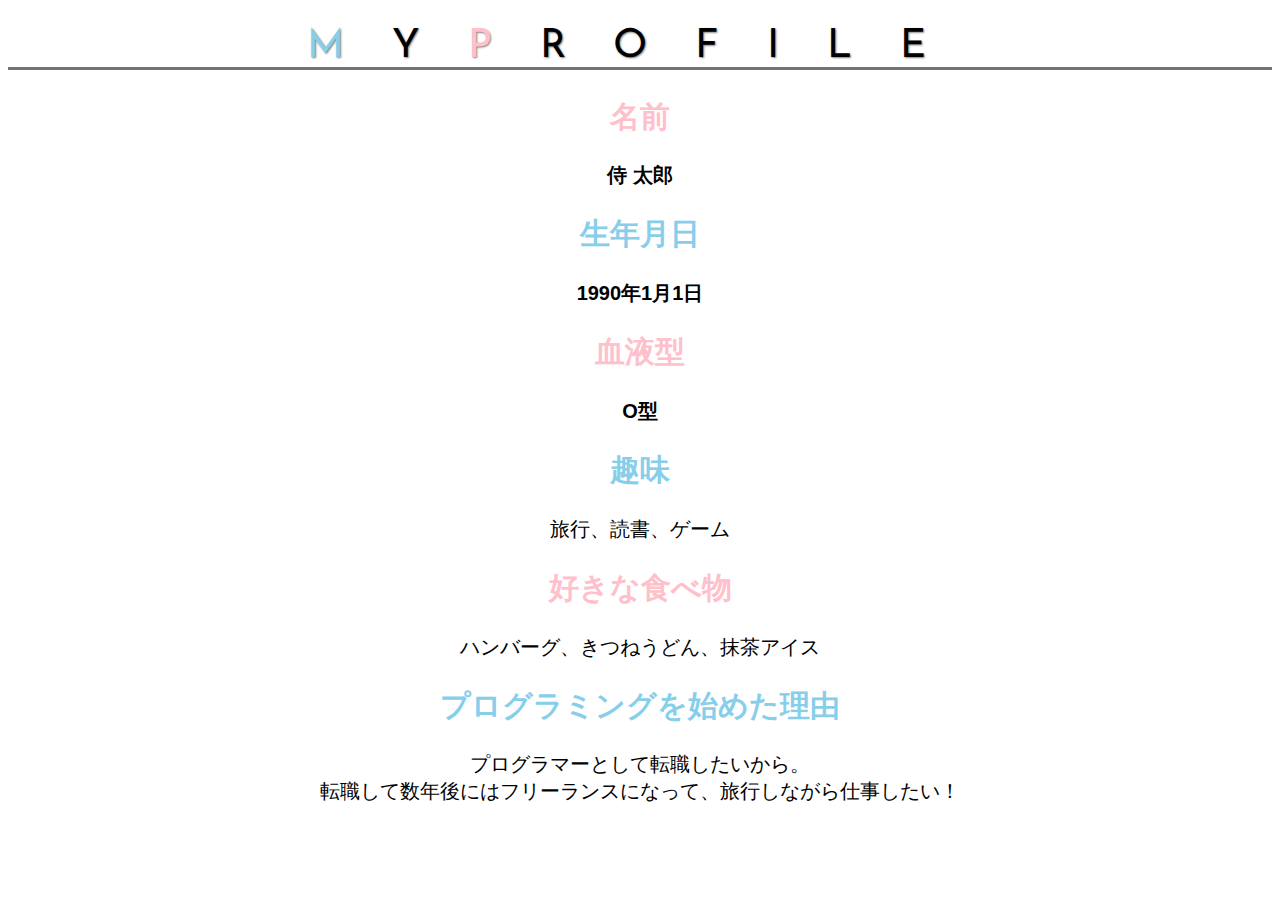
<file: kadai_014/kadai_014.html>
<!DOCTYPE html>
<html>
<head>
    <title>14章課題</title>
    <meta name="description" content="このページは14章の課題です。">
      <meta charset="utf-8">
      <!-- 以下の1行で外部のCSSファイルを読み込みます -->

      <link rel="stylesheet" href="style.css">
      <!-- ここでGoogle Fontsを読み込みます -->
      <link rel="preconnect" href="https://fonts.googleapis.com">
      <link rel="preconnect" href="https://fonts.gstatic.com" crossorigin>
      <link href="https://fonts.googleapis.com/css2?family=Josefin+Sans&display=swap" rel="stylesheet">
</head>

<body>
    <h1><span class="decoretion"><span class="text-bold1">M</span>Y<span class="text-bold2">P</span>ROFILE</h1></span></h1>
    
    <div>
    <div class="parent">
    <h2 class="heading1">名前</h2>
    <p class="child">侍 太郎</p>
  </div>
    <div class="parent">
    <h2 class="heading2">生年月日</h2>
    <p class="child">1990年1月1日</p>
  </div>
    <div class="parent">
    <h2 class="heading1">血液型</h2>
    <p  class="child">O型</p>
    <div class="child">
    </div>
    </div>

    <h2 class="heading2">趣味</h2>
    <p>旅行、読書、ゲーム</p>
    <h2 class="heading1">好きな食べ物</h2>
    <p>ハンバーグ、きつねうどん、抹茶アイス</p>
    <h2 class="heading2">プログラミングを始めた理由</h2>
    <p>プログラマーとして転職したいから。<br>転職して数年後にはフリーランスになって、旅行しながら仕事したい！</p>
    
</body>
</html>
</file>
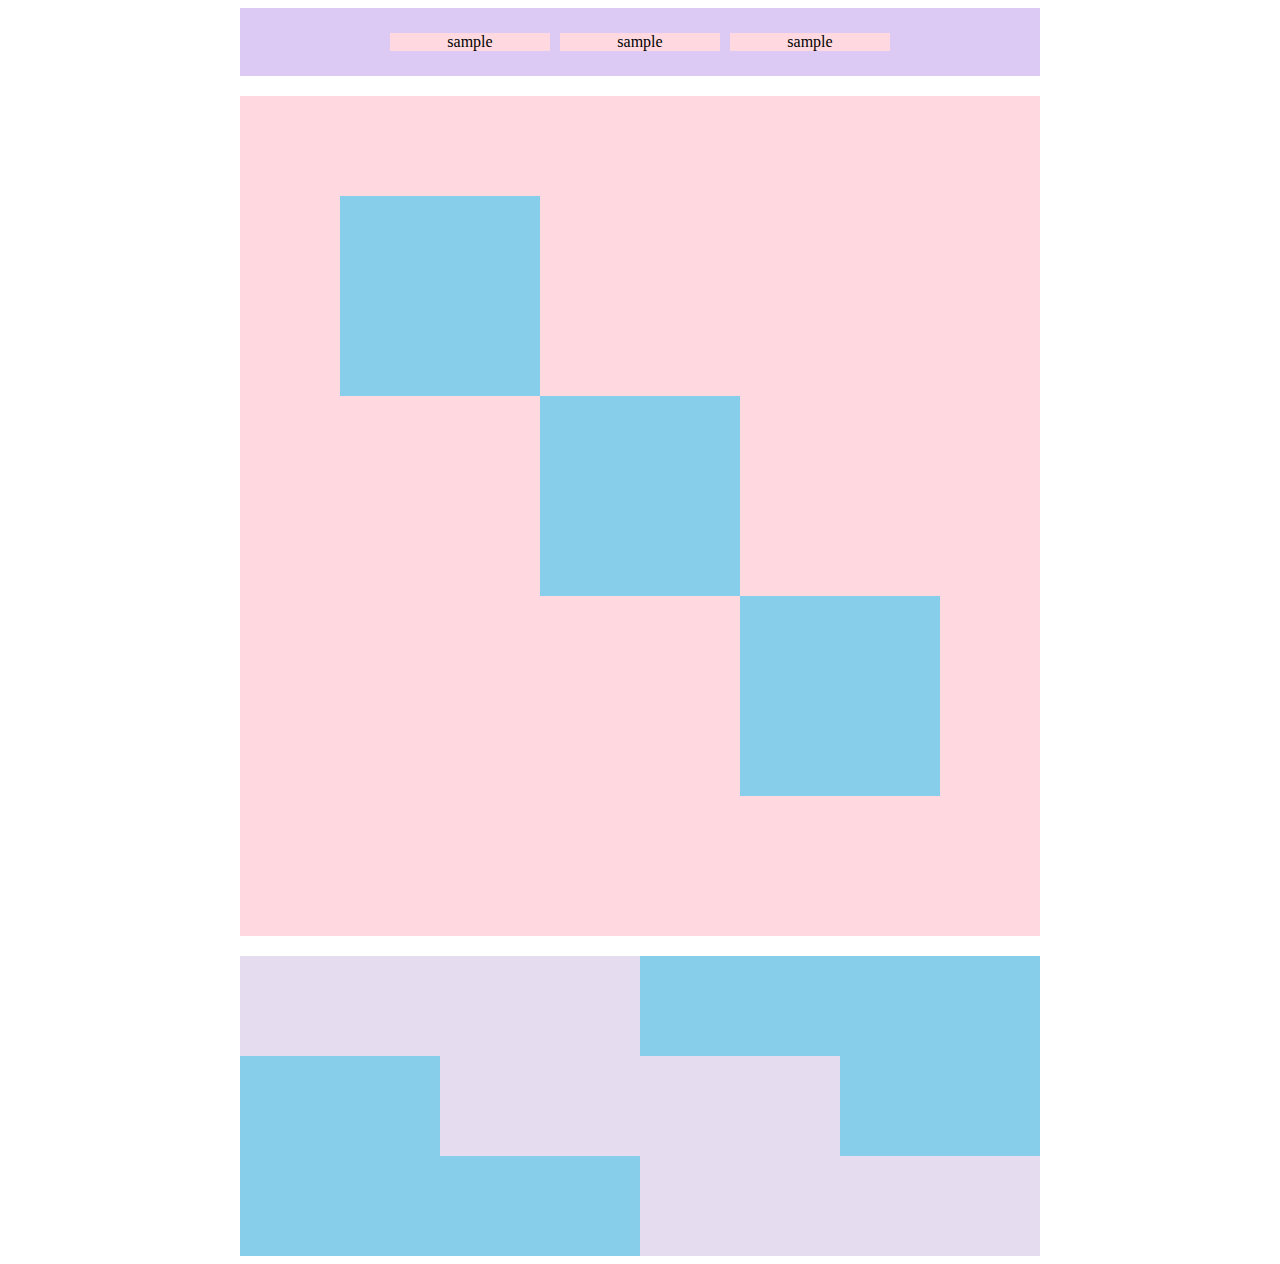
<file: kadai_018/kadai_018.html>
<!DOCTYPE html>
  <html>
    <head>
      <title>18章課題</title>
      <meta name="description" content="このページは18章の課題です。">
      <meta charset="utf-8">
      <!-- 以下の1行で外部のCSSファイルを読み込みます -->
      <link rel="stylesheet" href="style.css">
    </head>
      <body>
      <div class="parent">
      <div id="top">
      <p class="child">
        <p class="top-child">sample</p>
        <p class="top-child">sample</p>
        <p class="top-child">sample</p>
      </p>
      </div>
      <div id="middle">
        <div id="middle-child01"></div>
        <div id="middle-child02"></div>
        <div id="middle-child03"></div>
      </div>
      <div id="bottom">
        <div id="bottom-child01"></div>
        <div id="bottom-child02"></div>
        <div id="bottom-child03"></div>
      </div>
      </body>
</file>
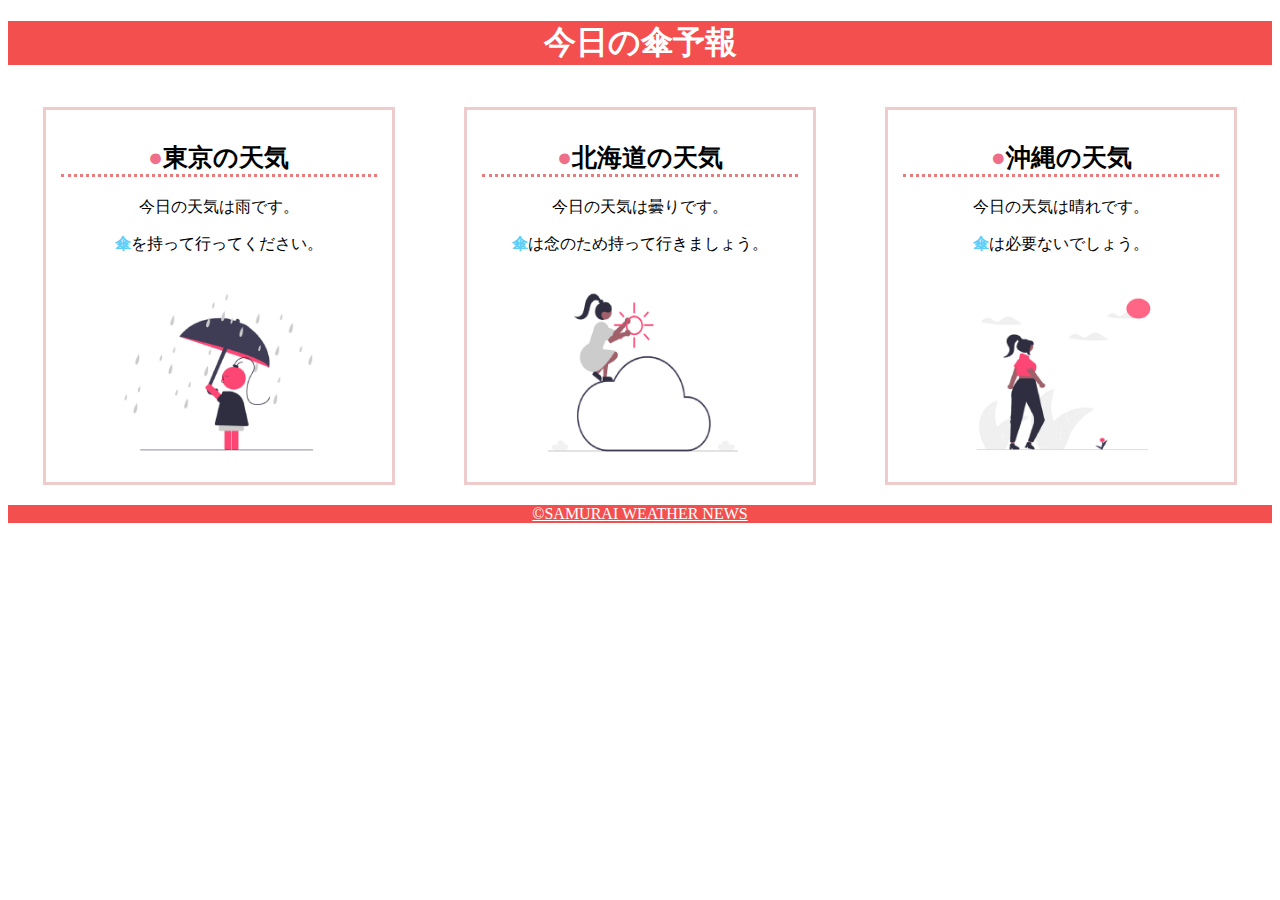
<file: kadai_022/kadai_022.html>
<!DOCTYPE html>
<head>
    <title>22章課題</title>
    <meta charset="UTF-8">
    <meta name="description" content="このページは22章の課題です。">
    <meta name="viewport" content="width=device-width, initial-scale=1.0">
    <!-- 以下の1行で外部のCSSファイルを読み込みます -->

    <link rel="stylesheet" href="style.css">
</head>
<body>
    <header>
       <h1 class="heading1" >今日の傘予報</h1>
    </header>
    <main>
        <div id="parent">
        <div class="content">
            <h2>東京の天気</h2>
            <p>今日の天気は雨です。</p>
            <p>傘を持って行ってください。</p>
            <img src="images/rainy.png" alt="画像">
        </div>
        <div class="content">
            <h2>北海道の天気</h2>
            <p>今日の天気は曇りです。</p>
            <p>傘は念のため持って行きましょう。</p>
            <img src="images/cloudy.png" alt="画像">
        </div>
        <div class="content">
            <h2>沖縄の天気</h2>
            <p>今日の天気は晴れです。</p>
            <p>傘は必要ないでしょう。</p>
            <img src="images/sunny.png" alt="画像">
            
        </div>    
        </div>
    </main>
    <footer>
        <div class="footer">
        <a href="https://www.sejuku.net/corp/">&copy;SAMURAI WEATHER NEWS </a>
        </div>
    </footer>

</body>
</html>
</file>
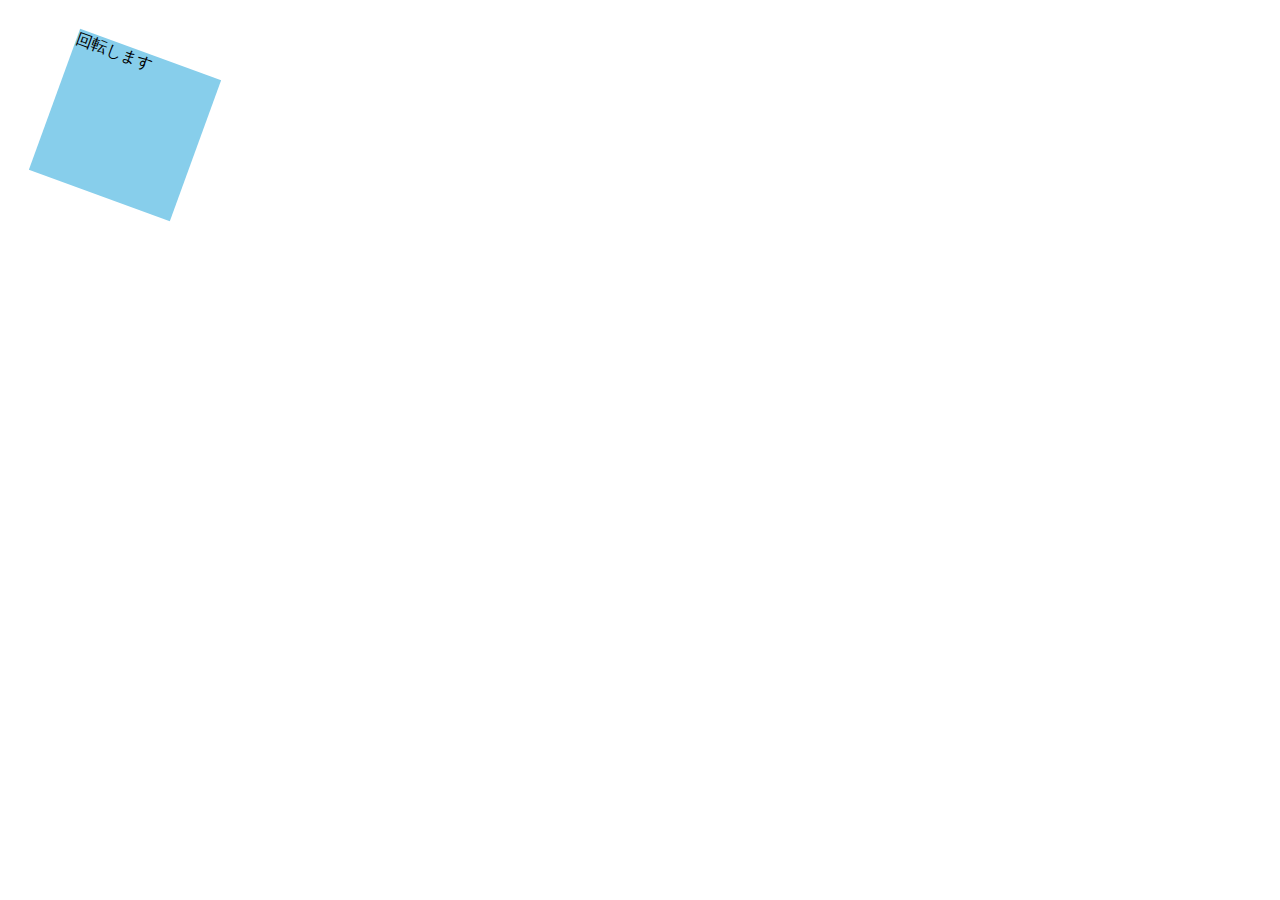
<file: kadai_mdn_css/mdn.html>
<!DOCTYPE html>

<html>
<head>
      <meta charset="utf-8">
    <link rel="stylesheet" href="style.css">
    <style>
        div{
            position: absolute;
            left: 50px;
            top: 50px;
            width: 150px;
            height: 150px;
            background-color: skyblue;
        }
    </style>
        
    </head>
<body>
    <div>
    回転します
    </div>
</body>
</html>
</file>
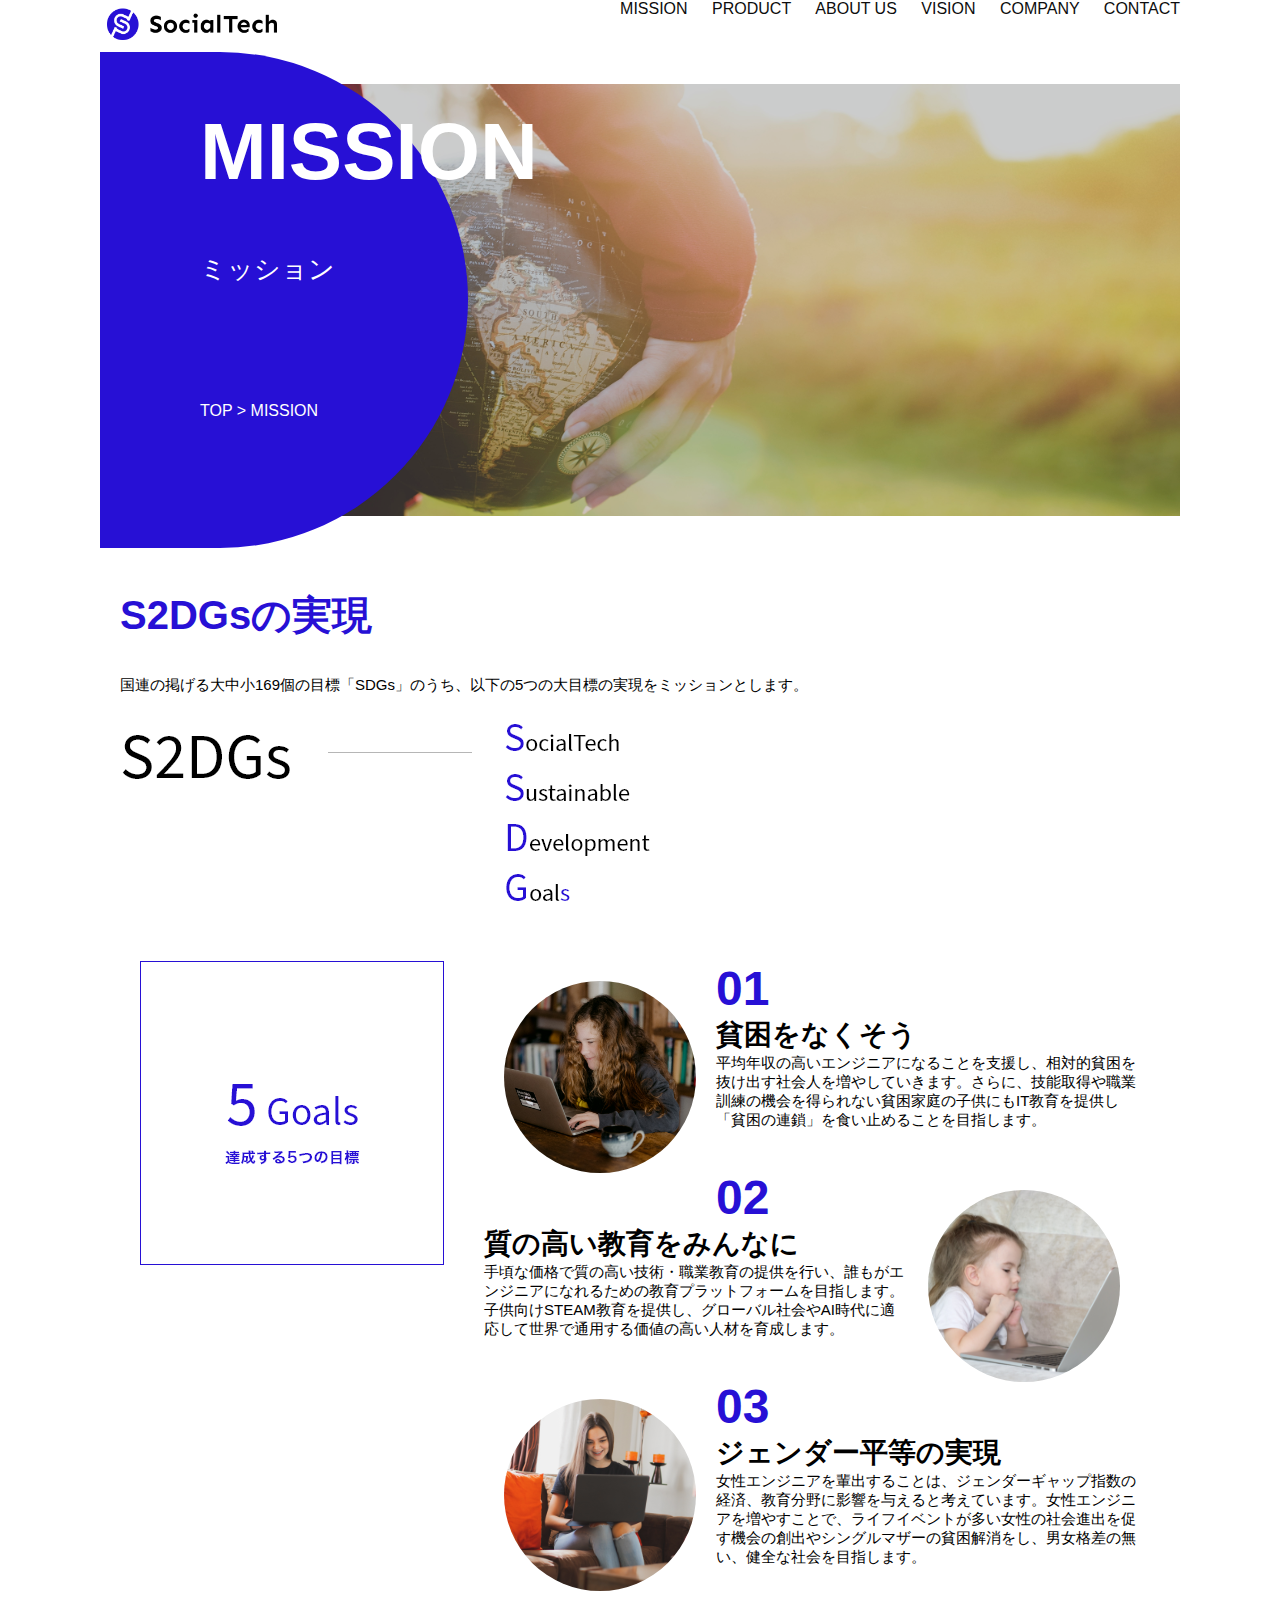
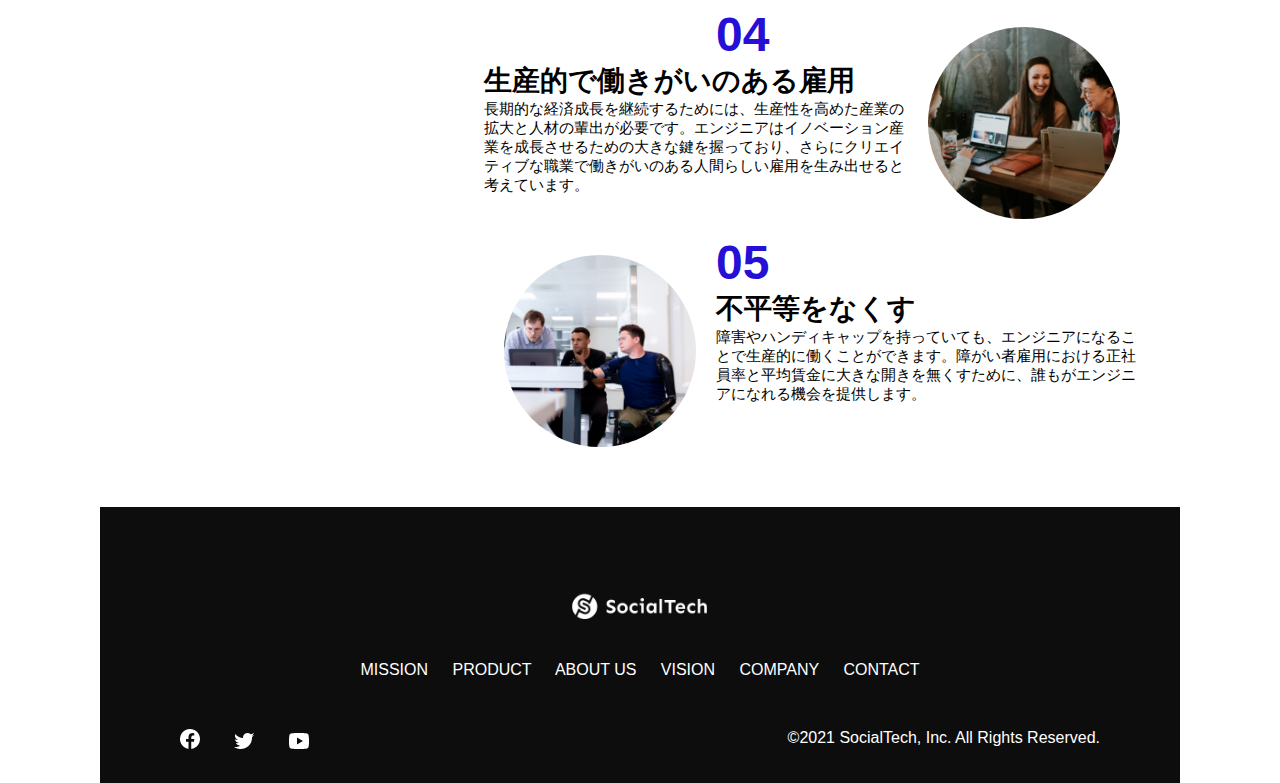
<file: kadai_tutorial_output/mission.html>
<!DOCTYPE html>
<html>
<head>
  <title></title>
  <title> - MISSION ミッション -</title>
  <meta charset="UTF-8">
  <meta name="description" content="">
  <meta name="description" content="SocialTechが目指す5つの目標（S2DGs）を紹介します">
  <meta name="viewport" content="width=device-width, initial-scale=1.0">
  <link rel="stylesheet" href="style.css">
</head>

<body>
  <!-- ヘッダー -->
  <header>
    <!-- ロゴ -->
    <a href="index.html" id="logo"><img src="images/logo.png" alt="トップページに戻る"></a>

    <!-- PC用ナビゲーション -->
    <nav id="nav-pc">
      <a href="mission.html">MISSION</a>
      <a href="product.html">PRODUCT</a>
      <a href="index.html#aboutus">ABOUT US</a>
      <a href="index.html#vision">VISION</a>
      <a href="index.html#company">COMPANY</a>
      <a href="index.html#contact">CONTACT</a>
    </nav>

    <!-- スマホ用メニューボタン -->
    <img id="menu-sp" src="images/button-menu.png" alt="ナビゲーションを開く" onclick="document.getElementById('nav-sp').style.display = 'block'">

    <!-- スマホ用ナビゲーション -->
    <nav id="nav-sp">
      <img id="close" src="images/button-close.png" alt="ナビゲーションを閉じる" onclick="document.getElementById('nav-sp').style.display = 'none'">
      <a id="logo-sp" href="index.html" onclick="document.getElementById('nav-sp').style.display = 'none'"><img
          src="images/logo-sp.png" alt="トップページに戻る"></a>
      <a class="menu" href="mission.html" onclick="document.getElementById('nav-sp').style.display = 'none'">MISSION</a>
      <a class="menu" href="product.html" onclick="document.getElementById('nav-sp').style.display = 'none'">PRODUCT</a>
      <a class="menu" href="index.html#aboutus" onclick="document.getElementById('nav-sp').style.display = 'none'">ABOUT
        US</a>
      <a class="menu" href="index.html#vision"
        onclick="document.getElementById('nav-sp').style.display = 'none'">VISION</a>
      <a class="menu" href="index.html#company"
        onclick="document.getElementById('nav-sp').style.display = 'none'">COMPANY</a>
      <a class="menu" href="index.html#contact"
        onclick="document.getElementById('nav-sp').style.display = 'none'">CONTACT</a>
      <div id="sns">
        <a href="https://www.facebook.com/sejuku2013"><img src="images/button-facebook.png" alt="Facebookのリンク"></a>
        <a href="https://twitter.com/samuraijuku"><img src="images/button-twitter.png" alt="Twitterのリンク"></a>
        <a href="https://www.youtube.com/channel/UCCFOQO5aDK0xXam4cUQXT8g"><img src="images/button-youtube.png" alt="YouTubeのリンク"></a>
      </div>
    </nav>
  </header>
  <main>
    <article>
        <section id="mission-main">
            <div id="mission-title">
              <h1>MISSION</h1>
              <span>ミッション</span>
              <div>TOP > MISSION</div>
            </div>
          </section>
          <section id="mission-s2dgs">
            <h2 class="mission-h2">S2DGsの実現</h2>
            <p>国連の掲げる大中小169個の目標「SDGs」のうち、以下の5つの大目標の実現をミッションとします。</p>
            <img src="images/mission/mission-s2dgs.png" alt="S2DGs">
          </section>
          <section id="mission-5goals">
            <div>
              <img id="s2dgs-image" src="images/mission/mission-5goals.png" alt="5Goals">
            </div>
            <div>
              <div>
                <img class="fivegoals-image-left" src="images/mission/mission-5goals01.png" alt="PCを操作する女の子">
                <span class="fivegoals-number">01</span>
                <h3 class="fivegoals-h3">貧困をなくそう</h3>
                <p class="fivegoals-p">
                  平均年収の高いエンジニアになることを支援し、相対的貧困を抜け出す社会人を増やしていきます。さらに、技能取得や職業訓練の機会を得られない貧困家庭の子供にもIT教育を提供し「貧困の連鎖」を食い止めることを目指します。
                </p>
              </div>
      
              <div>
                <img class="fivegoals-image-right" src="images/mission/mission-5goals02.png" alt="PCを見つめる小さい女の子">
                <span class="fivegoals-number">02</span>
                <h3 class="fivegoals-h3">質の高い教育をみんなに</h3>
                <p class="fivegoals-p">
                  手頃な価格で質の高い技術・職業教育の提供を行い、誰もがエンジニアになれるための教育プラットフォームを目指します。子供向けSTEAM教育を提供し、グローバル社会やAI時代に適応して世界で通用する価値の高い人材を育成します。
                </p>
              </div>
      
              <div>
                <img class="fivegoals-image-left" src="images/mission/mission-5goals03.png" alt="PCを操作する女性">
                <span class="fivegoals-number">03</span>
                <h3 class="fivegoals-h3">ジェンダー平等の実現</h3>
                <p class="fivegoals-p">
                  女性エンジニアを輩出することは、ジェンダーギャップ指数の経済、教育分野に影響を与えると考えています。女性エンジニアを増やすことで、ライフイベントが多い女性の社会進出を促す機会の創出やシングルマザーの貧困解消をし、男女格差の無い、健全な社会を目指します。
                </p>
              </div>
      
              <div>
                <img class="fivegoals-image-right" src="images/mission/mission-5goals04.png" alt="笑顔で話し合う3人の男女">
                <span class="fivegoals-number">04</span>
                <h3 class="fivegoals-h3">生産的で働きがいのある雇用</h3>
                <p class="fivegoals-p">
                  長期的な経済成長を継続するためには、生産性を高めた産業の拡大と人材の輩出が必要です。エンジニアはイノベーション産業を成長させるための大きな鍵を握っており、さらにクリエイティブな職業で働きがいのある人間らしい雇用を生み出せると考えています。
                </p>
              </div>
      
              <div>
                <img class="fivegoals-image-left" src="images/mission/mission-5goals05.png" alt="障害を持つ男性が生き生きと働く様子">
                <span class="fivegoals-number">05</span>
                <h3 class="fivegoals-h3">不平等をなくす</h3>
                <p class="fivegoals-p">
                  障害やハンディキャップを持っていても、エンジニアになることで生産的に働くことができます。障がい者雇用における正社員率と平均賃金に大きな開きを無くすために、誰もがエンジニアになれる機会を提供します。
                </p>
              </div>
            </div>
          </section>
    </article>
    <footer>
      <div id="footer-logo">
        <img src="images/logo-sp.png" alt="SocialTech">
      </div>
      <div id="footer-link">
        <a href="mission.html">MISSION</a>
        <a href="product.html">PRODUCT</a>
        <a href="index.html#aboutus">ABOUT US</a>
        <a href="index.html#vision">VISION</a>
        <a href="index.html#company">COMPANY</a>
        <a href="index.html#contact">CONTACT</a>
      </div>
      <div id="sns-footer">
        <a href="https://www.facebook.com/sejuku2013"><img src="images/button-facebook.png" alt="Facebookのリンク"></a>
        <a href="https://twitter.com/samuraijuku"><img src="images/button-twitter.png" alt="Twitterのリンク"></a>
        <a href="https://www.youtube.com/channel/UCCFOQO5aDK0xXam4cUQXT8g"><img src="images/button-youtube.png" alt="YouTubeのリンク"></a>
        <span id="copyright">&copy;2021 SocialTech, Inc. All Rights Reserved. </span>
      </div>
    </footer>
  </main>
</body>

</html>
</file>
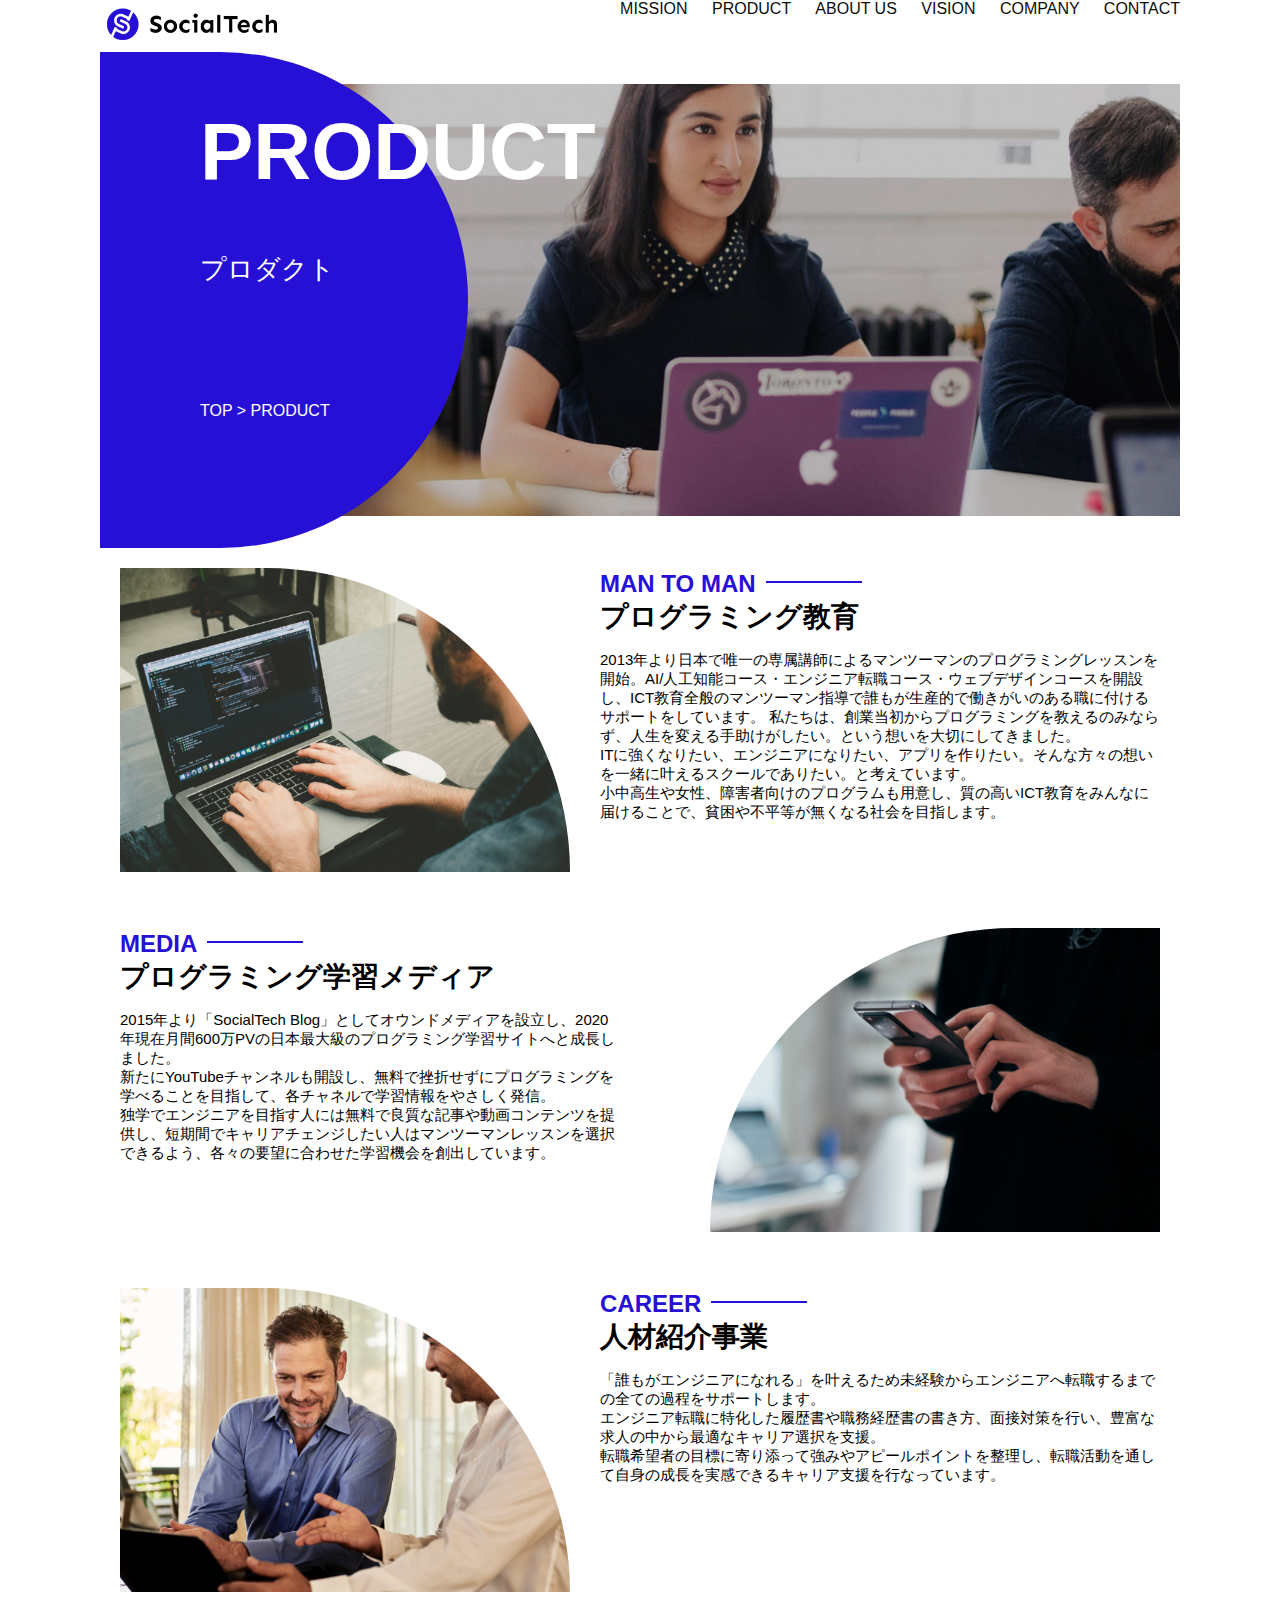
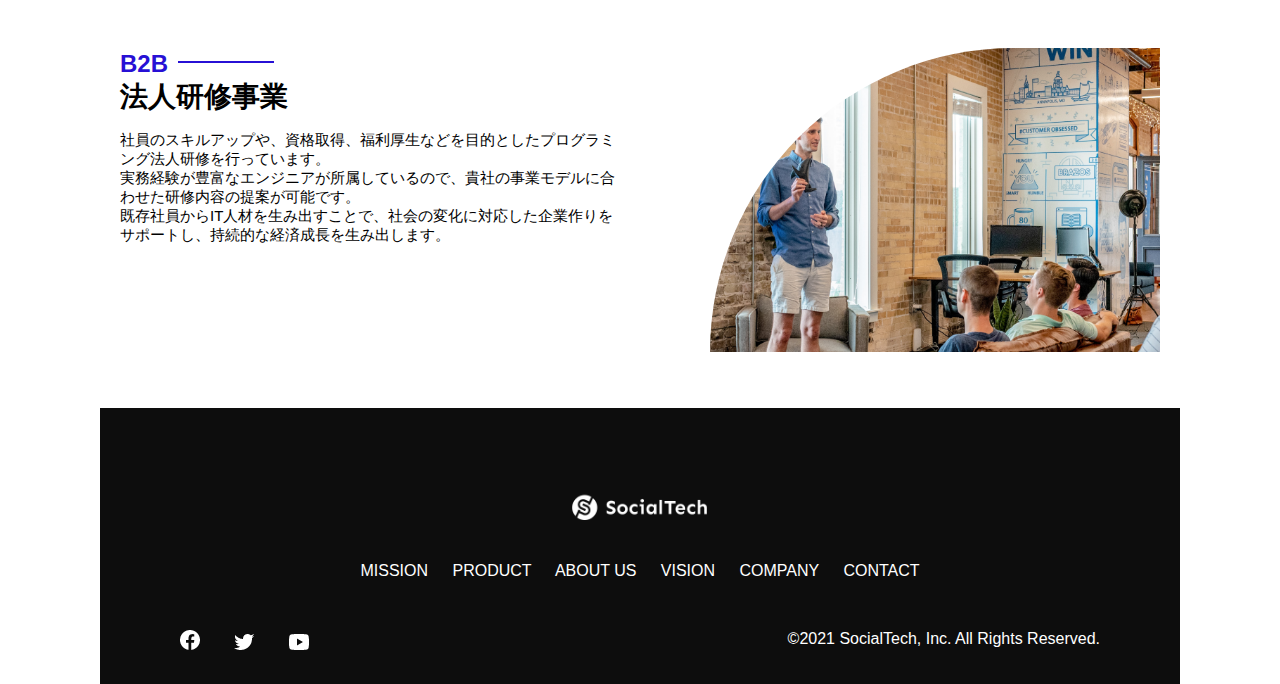
<file: kadai_tutorial_output/product.html>
<!DOCTYPE html>
  <html>
  <head>
    <title>SocialTech -PRODUCT プロダクト-</title>
    <meta charset="UTF-8">
    <meta name="description" content="SocialTechの4つのプロダクトを紹介します">
    <meta name="viewport" content="width=device-width, initial-scale=1.0">
    <link rel="stylesheet" href="style.css">
  </head>
  
  <body>
    <!-- ヘッダー -->
    <header>
      <!-- ロゴ -->
      <a href="index.html" id="logo"><img src="images/logo.png" alt="トップページに戻る"></a>
  
      <!-- PC用ナビゲーション -->
      <nav id="nav-pc">
        <a href="mission.html">MISSION</a>
        <a href="product.html">PRODUCT</a>
        <a href="index.html#aboutus">ABOUT US</a>
        <a href="index.html#vision">VISION</a>
        <a href="index.html#company">COMPANY</a>
        <a href="index.html#contact">CONTACT</a>
      </nav>
  
      <!-- スマホ用メニューボタン -->
      <img id="menu-sp" src="images/button-menu.png" alt="ナビゲーションを開く" onclick="document.getElementById('nav-sp').style.display = 'block'">
  
      <!-- スマホ用ナビゲーション -->
      <nav id="nav-sp">
        <img id="close" src="images/button-close.png" alt="ナビゲーションを閉じる" onclick="document.getElementById('nav-sp').style.display = 'none'">
        <a id="logo-sp" href="index.html" onclick="document.getElementById('nav-sp').style.display = 'none'"><img
            src="images/logo-sp.png" alt="トップページに戻る"></a>
        <a class="menu" href="mission.html" onclick="document.getElementById('nav-sp').style.display = 'none'">MISSION</a>
        <a class="menu" href="product.html" onclick="document.getElementById('nav-sp').style.display = 'none'">PRODUCT</a>
        <a class="menu" href="index.html#aboutus" onclick="document.getElementById('nav-sp').style.display = 'none'">ABOUT
          US</a>
        <a class="menu" href="index.html#vision"
          onclick="document.getElementById('nav-sp').style.display = 'none'">VISION</a>
        <a class="menu" href="index.html#company"
          onclick="document.getElementById('nav-sp').style.display = 'none'">COMPANY</a>
        <a class="menu" href="index.html#contact"
          onclick="document.getElementById('nav-sp').style.display = 'none'">CONTACT</a>
        <div id="sns">
          <a href="https://www.facebook.com/sejuku2013"><img src="images/button-facebook.png" alt="Facebookのリンク"></a>
          <a href="https://twitter.com/samuraijuku"><img src="images/button-twitter.png" alt="Twitterのリンク"></a>
          <a href="https://www.youtube.com/channel/UCCFOQO5aDK0xXam4cUQXT8g"><img src="images/button-youtube.png" alt="YouTubeのリンク"></a>
        </div>
      </nav>
    </header>
    <main>
      <article>
        <section id="product-main">
            <div id="product-title">
              <h1>PRODUCT</h1>
              <span>プロダクト</span>
              <div>TOP > PRODUCT</div>
            </div>
          </section>
          <section class="product-section1">
            <img src="images/product/product-mantoman.png" alt="PCでコードを書く男性">
            <div>
              <h2 class="product-h2">MAN TO MAN</h2>
              <h3 class="product-h3">プログラミング教育</h3>
              <p>
                2013年より日本で唯一の専属講師によるマンツーマンのプログラミングレッスンを開始。AI/人工知能コース・エンジニア転職コース・ウェブデザインコースを開設し、ICT教育全般のマンツーマン指導で誰もが生産的で働きがいのある職に付けるサポートをしています。
                私たちは、創業当初からプログラミングを教えるのみならず、人生を変える手助けがしたい。という想いを大切にしてきました。<br>ITに強くなりたい、エンジニアになりたい、アプリを作りたい。そんな方々の想いを一緒に叶えるスクールでありたい。と考えています。<br>小中高生や女性、障害者向けのプログラムも用意し、質の高いICT教育をみんなに届けることで、貧困や不平等が無くなる社会を目指します。
              </p>
            </div>
          </section>
          <section class="product-section2">
            <div>
              <h2 class="product-h2">MEDIA</h2>
              <h3 class="product-h3">プログラミング学習メディア</h3>
              <p>2015年より「SocialTech
                Blog」としてオウンドメディアを設立し、2020年現在月間600万PVの日本最大級のプログラミング学習サイトへと成長しました。<br>新たにYouTubeチャンネルも開設し、無料で挫折せずにプログラミングを学べることを目指して、各チャネルで学習情報をやさしく発信。<br>独学でエンジニアを目指す人には無料で良質な記事や動画コンテンツを提供し、短期間でキャリアチェンジしたい人はマンツーマンレッスンを選択できるよう、各々の要望に合わせた学習機会を創出しています。
              </p>
            </div>
            <img src="images/product/product-media.png" alt="スマートフォンを操作する人">
          </section>
          <section class="product-section1">
            <img src="images/product/product-career.png" alt="笑顔で話し合う2人の男性">
            <div>
              <h2 class="product-h2">CAREER</h2>
              <h3 class="product-h3">人材紹介事業</h3>
              <p>
                「誰もがエンジニアになれる」を叶えるため未経験からエンジニアへ転職するまでの全ての過程をサポートします。<br>エンジニア転職に特化した履歴書や職務経歴書の書き方、面接対策を行い、豊富な求人の中から最適なキャリア選択を支援。<br>転職希望者の目標に寄り添って強みやアピールポイントを整理し、転職活動を通して自身の成長を実感できるキャリア支援を行なっています。<br>
              </p>
            </div>
          </section>
          <section class="product-section2">
            <div>
              <h2 class="product-h2">B2B</h2>
              <h3 class="product-h3">法人研修事業</h3>
              <p>
                社員のスキルアップや、資格取得、福利厚生などを目的としたプログラミング法人研修を行っています。<br>実務経験が豊富なエンジニアが所属しているので、貴社の事業モデルに合わせた研修内容の提案が可能です。<br>既存社員からIT人材を生み出すことで、社会の変化に対応した企業作りをサポートし、持続的な経済成長を生み出します。
              </p>
            </div>
            <img src="images/product/product-b2b.png" alt="講演中の男性とそれを聴く人々">
          </section>
       </article>
      <footer>
        <div id="footer-logo">
          <img src="images/logo-sp.png" alt="SocialTech">
        </div>
        <div id="footer-link">
          <a href="mission.html">MISSION</a>
          <a href="product.html">PRODUCT</a>
          <a href="index.html#aboutus">ABOUT US</a>
          <a href="index.html#vision">VISION</a>
          <a href="index.html#company">COMPANY</a>
          <a href="index.html#contact">CONTACT</a>
        </div>
        <div id="sns-footer">
          <a href="https://www.facebook.com/sejuku2013"><img src="images/button-facebook.png" alt="Facebookのリンク"></a>
          <a href="https://twitter.com/samuraijuku"><img src="images/button-twitter.png" alt="Twitterのリンク"></a>
          <a href="https://www.youtube.com/channel/UCCFOQO5aDK0xXam4cUQXT8g"><img src="images/button-youtube.png" alt="YouTubeのリンク"></a>
          <span id="copyright">&copy;2021 SocialTech, Inc. All Rights Reserved. </span>
        </div>
      </footer>
    </main>
  </body>
  
  </html>
</file>
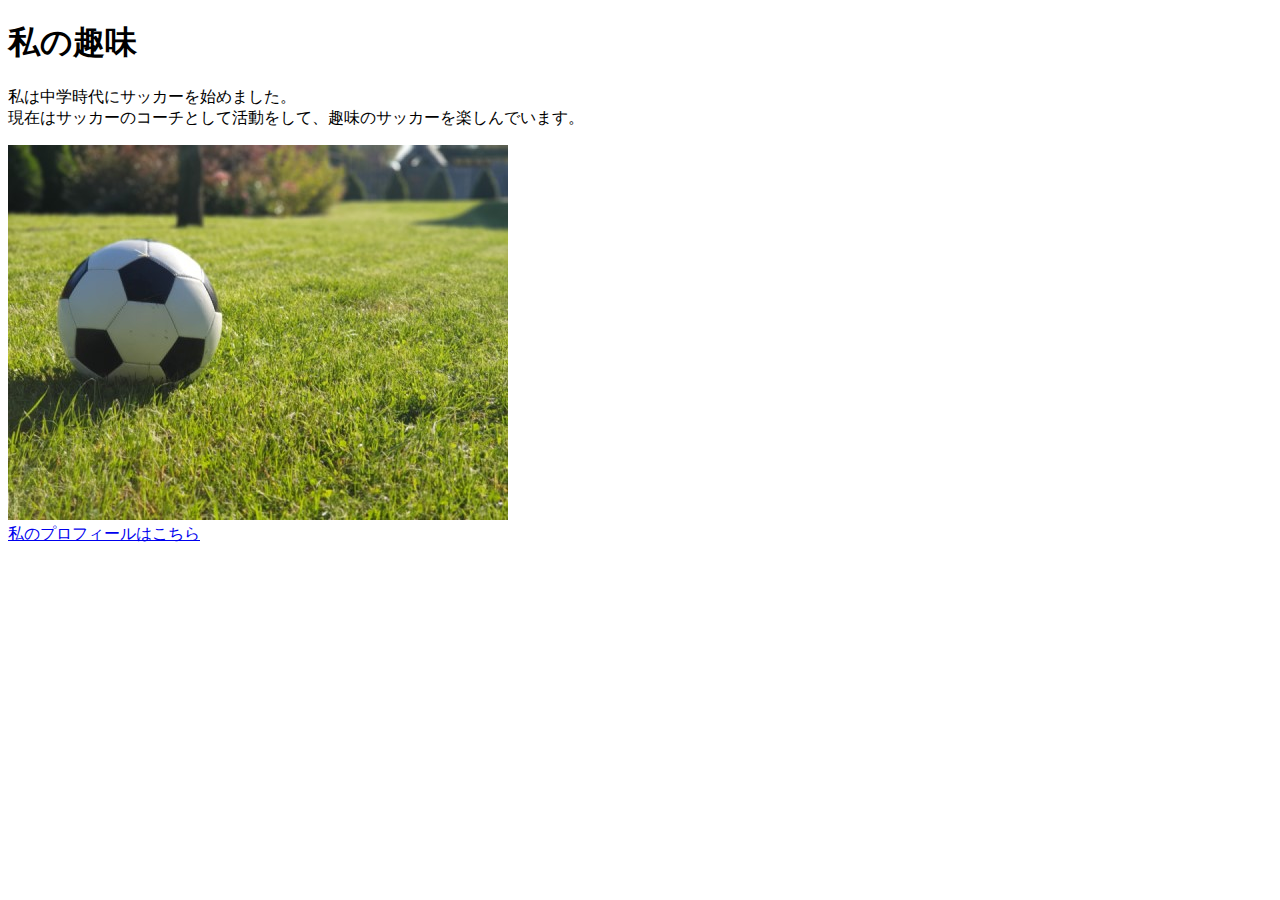
<file: kada_005/html/kadai_005.html>
<!DOCTYPE html>
<html>
<head>
  <title>5章課題</title>
  <meta name="description" content="このページは5章の課題です。">
    <meta charset="utf-8">
</head>
<body>
  <h1>私の趣味</h1>
  <p>私は中学時代にサッカーを始めました。<br>現在はサッカーのコーチとして活動をして、趣味のサッカーを楽しんでいます。</p>
  <img src="../images/sample.jpg" alt="画像"><br>
  <a href="https://twitter.com/samuraijuku">私のプロフィールはこちら</a>
</body>

</html>
</file>
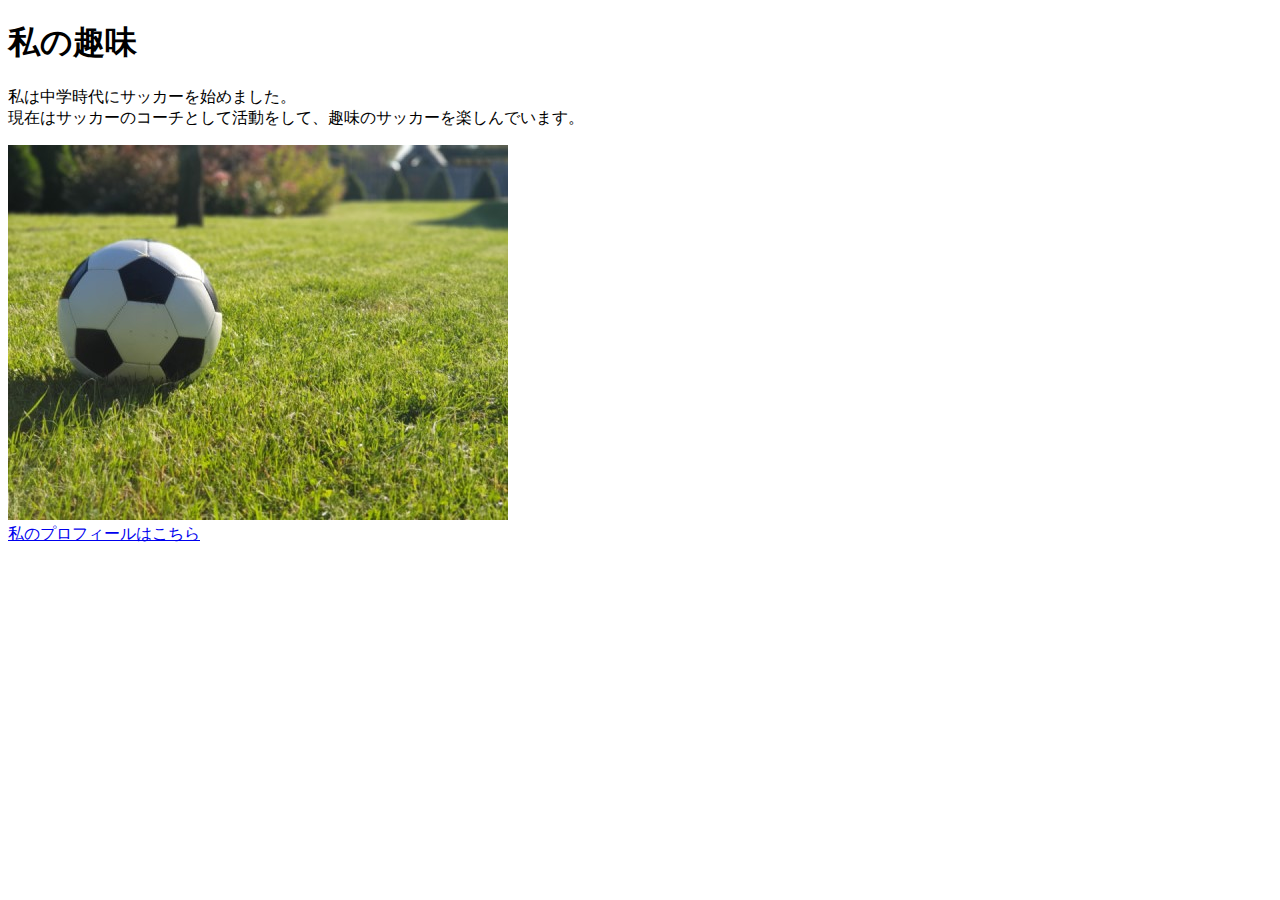
<file: kadai_005/html/kadai_005.html.html>
<!DOCTYPE html>
<html>
<head>
  <title>5章課題</title>
  <meta name="description" content="このページは5章の課題です。">
    <meta charset="utf-8">
</head>
<body>
  <h1>私の趣味</h1>
  <p>私は中学時代にサッカーを始めました。<br>現在はサッカーのコーチとして活動をして、趣味のサッカーを楽しんでいます。</p>
  <img src="../images/sample.jpg.jpg" alt="画像"><br>
  <a href="https://twitter.com/samuraijuku">私のプロフィールはこちら</a>
</body>

</html>
</file>
<file: kadai012/style.css>
/* PC、スマホ共通スタイル */
body {
   font-family: "Source Sans Pro", "Hiragino Kaku Gothic ProN", Meiryo, Arial, sans-serif;
 }
 
p {
   font-size: 15px;
 }
 

#nav-pc > a {
  text-decoration: none;
  margin-left: 20px;
}
#nav-pc > a:link {
  color: #0d0d0d;
}
#nav-pc > a:visited {
  color: #0d0d0d;
}
#nav-pc > a:hover {
  color: #0d0d0d;
  text-decoration: underline;
}
#nav-pc > a:active {
  color: #0d0d0d;
}
#main-visual {
  position: relative;
  height: 400px;
}

#main-message {
  position: absolute;
  top: 0;
  left: 0;
  background-color: #2710d5;
  color: #ffffff;
  border-radius: 0 0 476px 0;
  max-width: 620px;
  height: 100%;
  width: 100%;
  z-index: 11;
}

#main-message > h1 {
  font-size: 60px;
  font-weight: bold;
  margin: 100px 0 0 50px;
}

#main-message > p {
  font-size: 28px;
  margin: 0 0 0 50px;
}

  #main-visual > img {
    max-width: 620px;
    border-radius: 476px 0 0 0;
    position: absolute;
    top: 0;
    right: 0;
    z-index: 10;
  }

  h2{
    margin-top:40px ;
  }
  h2::after{content: url("images/line.png");
           margin-left: 10px;
          }
  h3{
    font-size: 27px;
  }
  #mission{
    margin-top: 80px;
    margin-bottom: 80px;
    margin-left: auto;
    margin-right: auto;
    width: 100%;
  }
  #mission-flex{
    width: 100%;
    display: flex;
  }
  #mission-flex > div{
    width: 50%;
    margin: 20px 20px 20px 20px;
  }
  #mission-photo{width: 100%;
  }
  #s2dgs{
    margin-top: 50px;
    width: 100%;
  }
  #product {
    background-color: #fafafa;
    margin: 80px 0 80px 0;
    padding: 10px 40px 0px 40px;
  }
  
  /* 外枠 */
  #product > div {
    margin-top: 40px;
    display: flex;
  }
  
  /* 左のカラム */
  #product-left {
    width: 50%;
    margin-right: 20px;
  }
  
  /* 右のカラム */
  #product-right {
    width: 50%;
    margin-left: 20px;
    margin-top: 80px;
  }
  
  /* 画像＋説明の枠 */
  #product-left > div {
    position: relative;
    height: 480px;
    margin-right: 20px;
  }
  #product-right > div {
    position: relative;
    height: 480px;
    margin-left: 20px;
  }
  .product-photo {
    width: 100%;
  }
  .product-explain{
  background-color: #ffffff;
  position: absolute;
  top: 280px;
  left: 0;
  margin-left: 40px;
  margin-left: 40px;
  padding: 20px 20px 20px 20px;
  box-shadow: 5px 5px 10px rgba(0,0,0,0.0.05);
  }
  .product-explain > span {
    color: #2710d5;
    font-weight: bold;
    font-size: 16px;
    margin: 0;
  }
  
  /* 説明文の見出し */
  .product-explain > h3 {
    font-size: 20px;
    margin: 5px 0 5px 0;
  }
  
  /* 説明文 */
  .product-explain > p {
    font-size: 14px;
    margin: 0;
  }
  
  /* 「もっとみる」ボタン */
  #product-more {
    margin: 0 auto -42px auto;
  }
#aboutus{
  margin: 80px,auto,80px,auto;

}
#aboutus > div{
  display: flex;

}
.culture-img{
  width: 100%;
  align-self:flex-start;
}
.culture-img2{
  margin-top: 50px;
  width: 100%;

}
.culture-table{
  margin-right: 50px;
}
/*======== 前略 ========*/

/* ABOUT US */
#aboutus {
  margin: 80px auto 80px auto;
}

/* 3つの組織文化と画像を入れる枠 */
#aboutus > div {
  display: flex;
}

/* 画像 */
.culture-img {
  width: 100%;
  align-self: flex-start;
}

.culture-img2 {
  margin-top: 50px;
  width: 100%;
}

/* 3つの組織文化の表 */
.culture-table {
  margin-right: 50px;
}


 .culture-num {
  font-size: 80px;
   color: #2710d5;
   margin: 0 20px 0 0;
 }

 .culture-en {
   color: #2710d5;
   font-weight: bold;
   font-size: 24px;
   display: block;
}

 .culture-jp {
   font-size: 28px;
  font-weight: bold;
 }
 .culture-description {
  margin: 0;
 }

#vision{
  margin: 80px 0 80px 0;
}
#vision>div{
  width: 100%;
  display: flex;
  justify-content: space-between;
  flex-wrap: wrap;
}
.vision-box{
  width: 300px;
  height: 300px;
  margin-bottom: 30px;
  position: relative;

}
.vision-box>img{
  width: 100%;
  height: auto;
  position: absolute;
  top: 0;
  left: 0;
  z-index: 30;
}
.vision-box > span{
  position: relative;
  top: 0;
  left: 0;
  z-index: 31;
  margin-right: 20px;
}
.vision-box > span > h4{
  color: #2710d5;
  font-size: 19px;
  margin-top: 80px;
}
.vision-box > span > h4::first-letter{font-size: 40px;}

.vision-box > span > h5{
  font-size: 20px;
  margin: 0;
}
.vision-box > span > p{
  margin-top: 10px;

}
#cases{
  margin: 40px,0,40px,0;
  width: 100%;
}
h2::after{content: url("images/line.png");}
ul{
  display: flex;
  list-style: none;
}
li{
  width: 33%;
  margin: 20px 20px 20px 20px;
  
}
.case-card{
  background-color: #ffffff;
  min-width: 400px;
  box-shadow: 5px 5px 15px rgb(0,0,0,0.2);  
}
.case-img{
  width: 100%;
}
.case-info{
  padding: 10px,20px,10px,20px;
}
.case-name{
  color: #2710d5;
  font-size: 19px;
}
.case-content{
  font-size: 14px;
}

#company{
  margin: 80px 0 80px 0;

}
#company-table{
  width: 100%;
}
.tableheader{
  text-align: left;
  padding: 20px 20px 20px 20px;
  border-bottom-color: #2710d5;
  border-bottom-width: 1px;
    border-bottom-style: solid;
    width: 100px;
  }
  .tableheader-first{
  border-top-color: #2710d5;
  border-top-width: 1px;
  border-top-style: solid;
  text-align: left;
  padding: 20px 20px 20px 20px;
  border-bottom-color: #2710d5;
  border-bottom-width: 1px;
    border-bottom-style: solid;
    width: 100px;
}
  .cell{
    padding: 30px;
    border-bottom-color: #ececec;
    border-bottom-width: 1px;
    border-bottom-style: solid;
  }
  .cell-first{
    border-top-color: #ececec;
    border-top-width: 1px;
    border-top-style: solid;
  }
  #company>iframe{
    width: 100%;
    height: 368px;
    margin-top: 40px;
  }
  #contact{
    margin: 80px 0 80px 0;
  }
  #contact > form > div{
    display: flex;
    flex-direction: row;
    flex-wrap: wrap;
    padding-bottom: 30px;
  }
  .contact-heading{
    width: 240px;
    align-self: center;
  }
  .contact-label{
    font-weight: bold;
  }
  .contact-span{
    color: red;
    margin-left: 20px;
    font-weight: bold;
  }
  .contact-textbox {
    border-top: 0;
    border-left: 0;
    border-right: 0;
    border-bottom-width: 1px;
    border-bottom-color: #707070;
    border-bottom-style: solid;
    background-color: #fafafa;
    width: 400px;
    height: 56px;
  }
  /* お問い合わせ内容のテキストエリア */
  .contact-textarea {
    border-top: 0;
    border-left: 0;
    border-right: 0;
    border-bottom-width: 1px;
    border-bottom-color: #707070;
    border-bottom-style: solid;
    background-color: #fafafa;
    width: 400px;
    height: 200px;
  }
details{
  width: 700px;
}
details > div{
  border-color: #fafafa;
  padding: 20px;
}
details > div > span{
  font-weight: bold;
  
}

footer{
  background-color:#0d0d0d;
  text-align: center;
  padding: 80px 80px 30px 80px;
}
#footer-logo{
  margin-bottom: 30px;
}
#footer-link{
  margin-bottom: 50px;
}
#footer-link>a{
  text-decoration: none;
  margin: 10px;
}
#footer-link>a:link{
  color: #ffffff;
}
#footer-link>a:visited{
  color: #ffffff;
}
#footer-link>a:hover{
  color: #ffffff;
  text-decoration: underline;
}
#footer-link>a:active{
  color: #ffffff;
}



@media screen and (min-width: 768px) {
  /* PC用のスタイルを指定する */
  body {
    max-width: 1080px;
    min-width: 960px;
    margin: 0 auto 0 auto;
  }
  
  /* ヘッダー */
  header {
    display: flex;
    justify-content: space-between;
  }
  #sns-footer{
    text-align: left;
    width: 100%;
  }
  #sns-footer>a{
    margin-right: 30px;
  }
  #copyright{
    color: #ffffff;
    float: right;
  }
}
</file>
<file: kadai_013/style.css>
/* PC、スマホ共通スタイル */
body {
  font-family: "Source Sans Pro", "Hiragino Kaku Gothic ProN", Meiryo, Arial,
    sans-serif;
}

p {
  font-size: 15px;
}

#main-visual>img {
  width: 100%;
}

/*================
PC用のスタイル 
=================*/
@media screen and (min-width: 768px) {
  /* 横幅設定 */
  body {
    max-width: 1080px;
    min-width: 960px;
    margin: 0 auto 0 auto;
  }

  /* ヘッダー */
  header {
    display: flex;
    justify-content: space-between;
  }

  /* ナビゲーションのレイアウト */
  #nav-pc {
    text-align: right;
    font-size: 14px;
    padding-top: 15px;
  }

  /* ナビゲーションのリンクの装飾設定 */
  #nav-pc>a {
    text-decoration: none;
    margin-left: 20px;
  }

  #nav-pc>a:link {
    color: #0d0d0d;
  }

  #nav-pc>a:visited {
    color: #0d0d0d;
  }

  #nav-pc>a:hover {
    color: #0d0d0d;
    text-decoration: underline;
  }

  #nav-pc>a:active {
    color: #0d0d0d;
  }
  #menu-sp{
    display: none;
  }
  #nav-sp{
    display: none;
  }
}

/* スマートフォン */
/*---------------------------------------- */
@media screen and (max-width: 767px){
  body{
    min-width: 375px;
    margin: 0;}
  #nav-pc{
    display: none;
  }
  #menu-sp{
    float: right;
    padding: 0;
  }
  #nav-sp{
    background-color:#ce933e;
    position:absolute;
    left: 0;
    top: 0;
    height: 100%;
    width: 100%;
    display:none;
    z-index: 100;
  }
  #close{
    position: absolute;
    top: 20px;
    right: 20px;
  }
#logo-sp{
  margin: 80px 0 30px 20px;
}
#nav-sp > a{
  display: block;
}
#nav-sp > a:link{
  color: #ffff;
}
#nav-sp > a:visited{
  color: #ffff;
}
#nav-sp > a:hover{
  color: #ffff;
  text-decoration:underline;
}
#nav-sp > a:active{
  color: #ffff;
}
#nav-sp > .menu{
  text-decoration:none;
  display:block;
  margin:0 20px 0 20px;
  height: 44px;
  font-size:16px;
  background-image:url("images/arrow.png");
  background-repeat:no-repeat;
  background-position:right top;
}

}
</file>
<file: kadai_tutorial_output/style.css>
/* PC、スマホ共通スタイル */
body {
   font-family: "Source Sans Pro", "Hiragino Kaku Gothic ProN", Meiryo, Arial, sans-serif;
 }
 
p {
   font-size: 15px;
 }
 @media screen and (min-width: 768px) {
  /* PC用のスタイルを指定する */
  body {
    max-width: 1080px;
    min-width: 960px;
    margin: 0 auto 0 auto;
  }
  
  /* ヘッダー */
  header {
    display: flex;
    justify-content: space-between;
  }
/*ナビゲーション*/
#nav-pc > a {
  text-decoration: none;
  margin-left: 20px;
}
#nav-pc > a:link {
  color: #0d0d0d;
}
#nav-pc > a:visited {
  color: #0d0d0d;
}
#nav-pc > a:hover {
  color: #0d0d0d;
  text-decoration: underline;
}
#nav-pc > a:active {
  color: #0d0d0d;
}
   /* スマホ用ナビを非表示 */
#nav-sp,
#menu-sp {
  display: none;
}
#main-visual {
  position: relative;
  height: 400px;
}

#main-message {
  position: absolute;
  top: 0;
  left: 0;
  background-color: #2710d5;
  color: #ffffff;
  border-radius: 0 0 476px 0;
  max-width: 620px;
  height: 100%;
  width: 100%;
  z-index: 11;
}

#main-message > h1 {
  font-size: 60px;
  font-weight: bold;
  margin: 100px 0 0 50px;
}

#main-message > p {
  font-size: 28px;
  margin: 0 0 0 50px;
}

  #main-visual > img {
    max-width: 620px;
    border-radius: 476px 0 0 0;
    position: absolute;
    top: 0;
    right: 0;
    z-index: 10;
  }

  h2{
    margin-top:40px ;
  }
  h2::after{content: url("images/line.png");
           margin-left: 10px;
          }
  h3{
    font-size: 27px;
  }

  /*ミッション*/
  #mission{
    margin-top: 80px;
    margin-bottom: 80px;
    margin-left: auto;
    margin-right: auto;
    width: 100%;
  }
  #mission-flex{
    width: 100%;
    display: flex;
  }
  #mission-flex > div{
    width: 50%;
    margin: 20px;
  }
  #mission-photo{width: 100%;
  }
  #s2dgs{
    margin-top: 50px;
    width: 100%;
  }

  /* プロダクト */
  #product {
    background-color: #fafafa;
    margin: 80px 0 80px 0;
    padding: 10px 40px 0px 40px;
  }
  
  /* 外枠 */
  #product > div {
    margin-top: 40px;
    display: flex;
  }
  
  /* 左のカラム */
  #product-left {
    width: 50%;
    margin-right: 20px;
  }
  
  /* 右のカラム */
  #product-right {
    width: 50%;
    margin-left: 20px;
    margin-top: 80px;
  }
  
  /* 画像＋説明の枠 */
  #product-left > div {
    position: relative;
    height: 480px;
    margin-right: 20px;
  }
  #product-right > div {
    position: relative;
    height: 480px;
    margin-left: 20px;
  }

  /*画像*/
  .product-photo {
    width: 100%;
  }
  .product-explain{
  background-color: #ffffff;
  position: absolute;
  top: 280px;
  left: 0;
  margin-left: 40px;
  margin-left: 40px;
  padding: 20px;
  box-shadow: 5px 5px 10px rgba(0,0,0,0.05);
  }
  /* 画像の英語の説明 */
  .product-explain > span {
    color: #2710d5;
    font-weight: bold;
    font-size: 16px;
    margin: 0px;
  }
  
  /* 説明文の見出し */
  .product-explain > h3 {
    font-size: 20px;
    margin: 5px 0 5px 0;
  }
  
  /* 説明文 */
  .product-explain > p {
    font-size: 14px;
    margin: 0;
  }
  
  /* 「もっとみる」ボタン */
  #product-more {
    margin: 0 auto -42px auto;
  }

/* ABOUT US */
#aboutus {
  margin: 80px auto 80px auto;
}

/* 3つの組織文化と画像を入れる枠 */
#aboutus > div {
  display: flex;
}

/* 画像 */
.culture-img {
  width: 100%;
  align-self: flex-start;
}

.culture-img2 {
  margin-top: 50px;
  width: 100%;
}

/* 3つの組織文化の表 */
.culture-table {
  margin-right: 50px;
}

/* 番号 */
 .culture-num {
  font-size: 80px;
   color: #2710d5;
   margin: 0 20px 0 0;
 }
/* 組織文化英語 */
 .culture-en {
   color: #2710d5;
   font-weight: bold;
   font-size: 24px;
   display: block;
}
/* 組織文化日本語 */
 .culture-jp {
   font-size: 28px;
  font-weight: bold;
 }
 /* 説明文 */
 .culture-description {
  margin: 0;
 }

 /* ビジョン */
#vision{
  margin: 80px auto 80px auto;
}
/* セクション内の外枠*/
#vision>div{
  width: 100%;
  display: flex;
  justify-content: space-between;
  flex-wrap: wrap;
}

/*7つの行動指針の枠*/
.vision-box{
  width: 300px;
  height: 300px;
  margin-bottom: 30px;
  position: relative;

}
.vision-box>img{
  width: 100%;
  height: auto;
  position: absolute;
  top: 0;
  left: 0;
  z-index: 30;
}
.vision-box > span{
  position: absolute;
  top: 0;
  left: 0;
  z-index: 31;
  margin-right: 20px;
}
.vision-box > span > h4{
  color: #2710d5;
  font-size: 19px;
  margin-top: 80px;
}
.vision-box > span > h4::first-letter{font-size: 40px;}

.vision-box > span > h5{
  font-size: 20px;
  margin: 0;
}
.vision-box > span > p{
  margin-top: 10px;

}
#cases{
  margin: 40px,0,40px,0;
  width: 100%;
}
h2::after{content: url("images/line.png");}
ul{
  display: flex;
  list-style: none;
}
li{
  width: 33%;
  margin: 0px;
  
}
.case-card{
  background-color: #ffffff;
  min-width: 400px;
  box-shadow: 5px 5px 15px rgb(0,0,0,0.2);  
}
.case-img{
  width: 100%;
}
.case-info{
  padding: 10px,20px,10px,20px;
}
.case-name{
  color: #2710d5;
  font-size: 19px;
}
.case-content{
  font-size: 14px;
}

/*会社概要*/
#company{
  margin: 80px auto 80px auto;

}
#company-table{
  width: 100%;
}
.tableheader{
  text-align: left;
  padding: 20px;
  border-bottom-color: #2710d5;
  border-bottom-width: 1px;
    border-bottom-style: solid;
    width: 100px;
  }
  .tableheader-first{
  border-top-color: #2710d5;
  border-top-width: 1px;
  border-top-style: solid;
  text-align: left;
  padding: 20px;
  border-bottom-color: #2710d5;
  border-bottom-width: 1px;
    border-bottom-style: solid;
    width: 100px;
}
  .cell{
    padding: 30px;
    border-bottom-color: #ececec;
    border-bottom-width: 1px;
    border-bottom-style: solid;
  }
  .cell-first{
    padding: 30px;	padding: 30px;
    border-bottom-color: #ececec;	
    border-bottom-width: 1px;	
    border-bottom-style: solid;
    border-top-color: #ececec;
    border-top-width: 1px;
    border-top-style: solid;
  }
  #company>iframe{
    width: 100%;
    height: 368px;
    margin-top: 40px;
  }
  /* お問い合わせ */
  #contact{
    margin: 80px auto 80px auto;
  }
  /* 外枠 */
  #contact > form > div{
    display: flex;
    flex-direction: row;
    flex-wrap: wrap;
    padding-bottom: 30px;
  }
  /* 左列　見出し */
  .contact-heading{
    width: 240px;
    align-self: center;
  }
  /* 見出しのラベル */
  .contact-label{
    font-weight: bold;
  }
  /* 必須 */
  .contact-span{
    color:#ce2222;
    margin-left: 20px;
    font-weight: bold;
  }
  /* テキストボックス */
  .contact-textbox {
    border-top: 0;
    border-left: 0;
    border-right: 0;
    border-bottom-width: 1px;
    border-bottom-color: #707070;
    border-style: solid;
    background-color: #fafafa;
    width: 400px;
    height: 56px;
  }
  /* お問い合わせ内容のテキストエリア */
  .contact-textarea {
    border-top: 0;
    border-left: 0;
    border-right: 0;
    border-bottom-width: 1px;
    border-bottom-color: #707070;
    background-color: #fafafa;
    width: 400px;
    height: 200px;
  }
  /* 個人情報の取り扱い */
details{
  width: 700px;
}
details > div{
  background-color: #fafafa;
  padding: 20px;
}
details > div > span{
  font-weight: bold;
  
}
/* フッター */
footer{
  background-color:#0d0d0d;
  text-align: center;
  padding: 80px 80px 30px 80px;
}
#footer-logo{
  margin-bottom: 30px;
}
#footer-link{
  margin-bottom: 50px;
}
#footer-link>a{
  text-decoration: none;
  margin: 10px;
}
#footer-link>a:link{
  color: #ffffff;
}
#footer-link>a:visited{
  color: #ffffff;
}
#footer-link>a:hover{
  color: #ffffff;
  text-decoration: underline;
}
#footer-link>a:active{
  color: #ffffff;
}

  #sns-footer{
    text-align: left;
    width: 100%;
  }
  #sns-footer>a{
    margin-right: 30px;
  }
  #copyright{
    color: #ffffff;
    float: right;
  }
/* ミッションのメインビジュアル */
  #mission-main{
    height: 496px;
    width: 100%;
    background-image: url("images/mission/mission-main.png");
    background-repeat:no-repeat;
    background-position-y:center;
  }
  #mission-title{
    background-color:#2710d5;
    width: 368px;
    color: #ffffff;
    height: 496px;
    border-radius:0 248px 248px 0;
    position: relative;
  }
  #mission-title > h1{
    position: absolute;
    top: 0;
    left: 100px;
    font-size: 80px;
  }
  #mission-title > span{
    position: absolute;
    top: 200px;
    left: 100px;
    font-size: 26px;
  }
  #mission-title > div{
    position: absolute;
    top: 350px;
    left: 100px;
    font-size: 16px;
  }
  #mission-s2dgs{
    width: 100%;
    margin: 20px;
  }
  .mission-h2{
    color: #2710d5;
    font-size: 40px;
  }
  .mission-h2::after{
    content: none;
  }
  #mission-5goals{
    margin: 20px;
    display:flex;
  }
  #mission-5goals > div{
    flex-grow:1;
    padding: 20px;
  }
  #mission-5goals > div > div{
    margin-bottom: 40px;
  }
  .fivegoals-image-right{
    float: right;
    margin: 20px;
  }
  .fivegoals-image-left{
    float: left;
    margin: 20px;
  }
  .fivegoals-number{
    color: #2710d5;
    font-size: 48px;
    font-weight: bold;
    margin: 0;
  }
  .fivegoals-h3{
    font-size: 28px;
    margin: 0;
  }
  .fivegoals-p{
    margin: 0;
  }

  /*プロダクト*/
  #product-main{
    height: 496px;
    width: 100%;
    background-image:url("images/product/product-main.png");
    background-repeat:no-repeat;
    background-position-y:center;
  }
  #product-title{
    background-color:#2710d5;
    width: 368px;
    color: #ffffff;
    height: 496px;
    border-radius:0 248px 248px  0;
    position:relative;
  }
  #product-title>h1{
    position: absolute;
    top:0;
    left: 100px;
    font-size: 80px;
  }
  #product-title > span{
    position:absolute;
    top: 200px;
    left: 100px;
    font-size:26px;
    }
  #product-title > div{
    position: absolute;
    top: 350px;
    left: 100px;
    font-size: 16px;
  }

  /*セクション１*/
  .product-section1{
    position: relative;
    margin: 20px;
    height: 340px;
  }
  .product-section1 > img{
    position: absolute;
    top: 0;
    left: 0;
    width: 450px;
    margin: 0 40px 30px 0;
    border-radius:0 432px 0 0;
  }
  .product-section1 > div{
    position: absolute;
    top:0;
    left: 480px;
  }

  /*セクション２*/
  .product-section2{
    position: relative;
    margin: 20px;
    height: 340px;
  }
  .product-section2 > img{
    position: absolute;
    top: 0;
    right: 0;
    width: 450px;
    margin: 0 0 30px 40px;
    border-radius:432px 0 0 0 ;
  }
  .product-section2 > div{
    width: 500px;
    position: absolute;
    top: 0;
    left: 0;
  }
  .product-h2{
    color: #2710d5;
    font-size: 24px;
    margin: 0;
  }
  .product-h3{
    font-size: 28px;
    margin: 0;
  }


  
 /*====================
  スマートフォン用のスタイル
  =====================*/
  @media screen and (max-width: 767px) {
    body{
    min-width: 375px;
    margin: 0;
   }
   /* PC用ナビゲーション非表示 */
   #nav-pc{
    display: none;
   }
   
/* ハンバーガーメニュー */
   #menu-sp{
    float: right;
    padding: 0;
   }

   /* スマホ用ナビゲーションの表示切替 */	
/* 初期状態、レイアウトと非表示設定 */
   #nav-sp {
    background-color: #2710d5;
    position: absolute;
    left: 0;
    top: 0;
    height: 100%;
    width: 100%;
    display: none;
    z-index: 100;
  }
   /* ×ボタン */
   #close {
    position: absolute;
    top: 20px;
    right: 20px;
  }

  /* ナビゲーションメニュー用ロゴ */
  #logo-sp {
    margin: 80px 0 30px 20px;
  }
    /* ナビゲーションのリンクの装飾設定 */
    #nav-sp > a {
      display: block;
    }
    #nav-sp > a:link {
      color: #ffffff;
    }
    #nav-sp > a:visited {
      color: #ffffff;
    }
    #nav-sp > a:hover {
      color: #ffffff;
      text-decoration: underline;
    }
    #nav-sp > a:active {
      color: #ffffff;
    }
    #nav-sp > .menu {
      text-decoration: none;
      display: block;
      margin: 0 20px 0 20px;
      height: 44px;
      font-size: 16px;
      background-image: url("images/arrow.png");
      background-repeat: no-repeat;
      background-position: right top;
    }
    #sns {
      position: absolute;
      bottom: 20px;
      left: 20px;
    }
    #sns > a {
      margin-right: 30px;
    }
  
 /* メインビジュアル */
    #main-visual{
      position: relative;
      height: 470px;
      width: 100%;
      overflow: hidden;
    }
    #main-visual > div{
      position: absolute;
      top: 0;
      left: 0;
      background-color: #2710d5;
      color: white;
      border-radius: 0,0,476px,0;
      text-align: center;
      height: 280px;
      width: 100%;
      z-index: 11;
    }
    #main-visual>div>h1{
      font-size: 28px;
      margin-top: 90px;
    }
    #main-visual>div>p{
      margin: 0;
    }
    #main-visual > img{
      width: 100%;
      border-radius: 476px,0,0,0;
      z-index: 10;
      position: absolute;
      bottom: 0;
      right: 0;
    }
   /*見出し*/
    h2::after {
      content: url("images/line.png");
      margin-left: 10px;
    }

    h3 {
      font-size: 24px;
      margin: 10px 0 0 0;
    }
    
    /*ミッション*/

    #mission{
      margin: 20px;
    }
    #mission-photo{
      width: 100%;
    }
    #s2dgs{
      width: 100%;
    }
    
    /*プロダクト*/
  	#product {
      background-color: #fafafa;	background-color: #fafafa;
    padding-top: 10px;
    }
  
    #product h2 {
      margin-left: 20px;
    }
    /* 外枠 */
    /* 左右のカラム　スマホでは縦並び */
    #product-left,
    #product-right {
      margin-right: 20px;
      margin-left: 20px;
    }

    /* 画像＋説明の枠 */
    #product-left > div,
    #product-right > div {
      position: relative;
      height: 540px;
    }
  
    /* 説明文の枠 */
    .product-explain {
      background-color: #ffffff;
      position: absolute;
      left: 0;
      bottom: 50px;
      padding: 20px;
      box-shadow: 5px 5px 10px rgba(0, 0, 0, 0.05);
    }
  
    .product-explain > span {
      color: #2710d5;
      font-weight: bold;
      font-size: 16px;
      margin: 0px;
    }
  
    .product-explain > h3 {
      margin: 10px 0 10px 0;
    }

    /*画像*/
    .product-photo{
      width: 100%;
    }
    #product-more > img{
      margin: 0 0 -42px 20px;
    }
    /* ABOUT US */
    #aboutus{
      margin: 80px 20px 80px 20px;
    }
    #aboutus > div{
      display:flex;
      flex-direction:column;
    }
    .culture-table{
      width: 100%;
      padding-right: 20px;
      order: 2;
    }
    .culture-img{
      width: 100%;
      order: 1;
    }
    .culture-img2{
      width: 100%;
    }
    .culture-num {
      font-size: 80px;
      color: #2710d5;
    }
  
    .culture-en {
      color: #2710d5;
      font-weight: bold;
      font-size: 24px;
      display: block;
    }
  
    .culture-jp {
      display: block;
    }
  
    .culture-description {
      margin: 0;
    }

    /* ビジョン */
    #vision{
    margin: 80px 20px 80px 20px;
    }
    .vision-box{
      width: 300px;
      height: 300px;
      margin-bottom: 30px;
      position: relative;
    }
    .vision-box > img{
      width: 100%;
      height: auto;
      position: absolute;
      top: 0;
      left: 0;
      z-index: 30;    
    }
    .vision-box > span{
      position: absolute;
      top: 0;
      left: 0;
      z-index: 31;
      margin-right: 20px;
    }
    .vision-box > span > h4{
      color: #2710d5;
      font-size: 19px;
      margin-top: 60px;
    }
    .vision-box > span > h5{
      font-size: 20px;
      margin: 0;
    }
    .vision-box > span > p{
      margin-top: 10px;
    }

    /*　会社概要　*/
    #company{
      margin: 0 20px 0 20px;
    }
    #company > h3{
      margin-bottom: 20px;
    }
    #company-table{
      width: 100%;
    }
    .tableheader-first{
      text-align: left;
      padding: 20px;
      border-bottom-color:#2710d5;
      border-bottom-width:1px;
      border-bottom-style:solid;
      border-top-color:#2710d5;
      border-top-width:1px;
      border-top-style:solid;
      width: 50px;
    }
    .tableheader{
      text-align: left;
      padding: 20px;
      border-bottom-color:#2710d5;
      border-bottom-width: 1px;
      border-bottom-style: solid;
      width: 50px;
    }
    .cell{
      padding: 20px;
      border-bottom-color: #ececec;
      border-bottom-width: 1px;
      border-bottom-style:solid;
    }
    .cell-first{
      padding: 20px;
      border-bottom-color:#ececec;
      border-bottom-width: 1px;
      border-bottom-style: solid;
      border-top-color: #ececec;
      border-top-width: 1px;
      border-top-style: solid;
    }
    #company > iframe{
      width: 100%;
      height: 240px;
      margin-top: 40px;
    }
    
    /* お問い合わせ　*/
    #contact{
      margin: 80px 20px 80px 20px;
    }
    #contact > h3{
      margin-bottom: 20px;
    }
    #contact > form > div{
      margin-bottom: 20px;
    }
    .contact-heading{
      margin-bottom: 20px;
    }
    /* ラベル */
    .contact-label{
      font-weight: bold;
    }
    /* 必須 */
    .contact-span{
      color: #ce2222;
      margin-left: 20px;
      font-weight: bold;
    }
    .contact-textbox{
      height: 56px;
      border-top:0px;
      border-left: 0px;
      border-right: 0px;
      background-color: #fafafa;
      border-bottom-color: #707070;
      border-bottom-width: 1px;
      border-bottom-style: solid;
      min-width: 300px;
      width: 100%;
    }
    .contact-textarea{
      height: 150px;
      border-top: 0px;
      border-left: 0px;
      border-right: 0px;
      background-color: #fafafa;
      width: 100%;
    }
    .radiobutton{
      margin-bottom: 20px;
    }
    /* .radiobutton + label::after{
      content: "\A";
      white-space: pre;
    } */

    /*　フッター */
    footer{
      background-color: #0d0d0d;
      padding: 30px,20px,50px,20px;
    }
    #footer-logo{
      margin-bottom: 30px;
    }

    #footer-link{
      margin-bottom: 50px;
    }
    
    #footer-link > a{
      text-decoration:none;
      margin: 0 20px 30px 0;
      display: block;
      background-image: url("images/arrow.png");
      background-repeat:no-repeat;
      background-position:right top;  
    }
    #footer-link > a:link{
      color: #ffffff;
    }
    #footer-link > a:visited{
      color: #ffffff;
    }
    #footer-link > a:hover {
      color: #ffffff;
      text-decoration: underline;
    }
    #footer-link > a:active {
      color: #ffffff;
    }
    #sns-footer > a {
      margin-right: 30px;
  }

  #copyright {
      font-size: 12px;
      display: block;
      margin-top: 30px;
      color: #ffffff;
  }

 /* ミッションのメインビジュアル */
  #mission-main{
    height: 256px;
    width: 100%;
    background-image: url("images/mission/mission-main.png");
    background-repeat:no-repeat;
    background-position-y:center;
    background-size:auto 208px;
  }
  #mission-title{
    background-color:#2710d5;
    width: 136px;
    color: #ffffff;
    height: 256px;
    border-radius:0 248px 248px 0;
    position: relative;
  }
  #mission-title > h1{
    position: absolute;
    top:0;
    left: 20px;
    font-size:40px;
  }
  #mission-title > span{
    position: absolute;
    top: 110px;
    left: 20px;
    font-size:18px;
  }
  #mission-title > div{
    position: absolute;
    top:180px;
    left: 20px;
    font-size:13px;
  }
  /* ミッションページ　S2DGSの設定 */
  #mission-s2dgs{
    margin: 20px;
  }
  .mission-h2{
    color: #2710d5;
    font-size: 38px;
    margin: 0px;
  }
  .mission-h2::after{
    content: none;
  }
  #mission-s2dgs > img{
    width: 100%;
  }
  
/* ミッションページ　5つのゴールの設定 */
  #mission-5goals{
    margin: 20px;
  }
  #mission-5goals > div > div{
    margin: 0 0 40px 0;
  }
  #s2dgs-image{
    width: 100%;
  }
  .fivegoals-image-right{
    margin: 20px auto 20px auto;
    display:block;
  }
  .fivegoals-image-left{
    margin: 20px auto 20px auto;
    display:block;
  }
  .fivegoals-number{
    color: #2710d5;
    font-size: 48px;
    margin: 0;
  }
  .fivegoals-h3{
    font-size: 28px;
    margin: 0;
  }
  .fivegoals-p{
    margin: 0;
  }
  /* プロダクトページ */
  #product-main {
    height: 256px;
    width: 100%;
    background-image: url("images/product/product-main.png");
    background-repeat: no-repeat;
    background-position-y: center;
    background-size: auto 208px;
  }
  #product-title {
    background-color: #2710d5;
    width: 136px;
    color: #ffffff;
    height: 256px;
    border-radius: 0 248px 248px 0;
    position: relative;
  }
  #product-title > h1 {
    position: absolute;
    top: 0;
    left: 20px;
    font-size: 40px;
  }
  #product-title > span {
    position: absolute;
    top: 110px;
    left: 20px;
    font-size: 18px;
  }
  #product-title > div {
    position: absolute;
    top: 180px;
    left: 20px;
    font-size: 13px;
  }
  .product-section1 {
    margin: 20px;
  }

  .product-section1 > img {
    width: 100%;
    border-radius: 0 300px 0 0;
  }
  
  .product-section2 {
    margin: 20px;
    display: flex;
    flex-direction: column;
  }

  .product-section2 > img {
    order: 1;
    width: 100%;
    border-radius: 300px 0 0 0;
  }

  .product-section2 > div {
    order: 2;
  }

  .product-h2 {
    color: #2710d5;
    font-size: 24px;
    margin: 0;
  }

  .product-h3 {
    font-size: 28px;
    margin: 0;
  }
  .product-section1 {
    margin: 20px;
  }

  .product-section1 > img {
    width: 100%;
    border-radius: 0 300px 0 0;
  }
  
  .product-section2 {
    margin: 20px;
    display: flex;
    flex-direction: column;
  }

  .product-section2 > img {
    order: 1;
    width: 100%;
    border-radius: 300px 0 0 0;
  }

  .product-section2 > div {
    order: 2;
  }

  .product-h2 {
    color: #2710d5;
    font-size: 24px;
    margin: 0;
  }

  .product-h3 {
    font-size: 28px;
    margin: 0;
  }
  .product-section1 {
    margin: 20px;
  }

  .product-section1 > img {
    width: 100%;
    border-radius: 0 300px 0 0;
  }
  
  .product-section2 {
    margin: 20px;
    display: flex;
    flex-direction: column;
  }

  .product-section2 > img {
    order: 1;
    width: 100%;
    border-radius: 300px 0 0 0;
  }

  .product-section2 > div {
    order: 2;
  }

  .product-h2 {
    color: #2710d5;
    font-size: 24px;
    margin: 0;
  }

  .product-h3 {
    font-size: 28px;
    margin: 0;
  }
  .product-section1 {
    margin: 20px;
  }

  .product-section1 > img {
    width: 100%;
    border-radius: 0 300px 0 0;
  }
  
  .product-section2 {
    margin: 20px;
    display: flex;
    flex-direction: column;
  }

  .product-section2 > img {
    order: 1;
    width: 100%;
    border-radius: 300px 0 0 0;
  }

  .product-section2 > div {
    order: 2;
  }

  .product-h2 {
    color: #2710d5;
    font-size: 24px;
    margin: 0;
  }

  .product-h3 {
    font-size: 28px;
    margin: 0;
  }
}
</file>
<file: kadai_013/images/html-css-advanced-sozai-main/kadai_012/style.css>
/* PC、スマホ共通スタイル */
body {
  font-family: "Source Sans Pro", "Hiragino Kaku Gothic ProN", Meiryo, Arial,
    sans-serif;
}

p {
  font-size: 15px;
}

/*================
PC用のスタイル 
=================*/
/* 横幅設定 */
body {
  max-width: 1080px;
  min-width: 960px;
  margin: 0 auto 0 auto;
}

/* ヘッダー */
header {
  display: flex;
  justify-content: space-between;
}

/* ナビゲーションのレイアウト */
#nav-pc {
  text-align: right;
  font-size: 14px;
  padding-top: 15px;
}

/* ナビゲーションのリンクの装飾設定 */
#nav-pc>a {
  text-decoration: none;
  margin-left: 20px;
}

#nav-pc>a:link {
  color: #0d0d0d;
}

#nav-pc>a:visited {
  color: #0d0d0d;
}

#nav-pc>a:hover {
  color: #0d0d0d;
  text-decoration: underline;
}

#nav-pc>a:active {
  color: #0d0d0d;
}

/* メインビジュアル*/
#main-visual {
  position: relative;
  height: 400px;
}

#main-message {
  position: absolute;
  top: 0;
  left: 0;
  background-color: #2710d5;
  color: #ffffff;
  border-radius: 0 0 476px 0;
  max-width: 620px;
  height: 100%;
  width: 100%;
  z-index: 11;
}

#main-message>h1 {
  font-size: 60px;
  font-weight: bold;
  margin: 100px 0 0 50px;
}

#main-message>p {
  font-size: 28px;
  margin: 0 0 0 50px;
}

#main-visual>img {
  max-width: 620px;
  border-radius: 476px 0 0 0;
  position: absolute;
  top: 0;
  right: 0;
  z-index: 10;
}

/* 見出し */
h2 {
  margin: 40px 0 0 0;
}

h2::after {
  content: url("images/line.png");
  margin-left: 10px;
}

h3 {
  font-size: 27px;
}

/* ミッション */
#mission {
  margin: 80px auto 80px auto;
  width: 100%;
}

#mission-flex {
  width: 100%;
  display: flex;
}

#mission-flex>div {
  width: 50%;
  margin: 20px;
}

#mission-photo {
  width: 100%;
}

#s2dgs {
  margin-top: 50px;
}

/* プロダクト */
#product {
  background-color: #fafafa;
  width: 100%;
  margin: 80px 0 80px 0;
  padding: 10px 40px 0px 40px;
}

/* 外枠 */
#product>div {
  margin-top: 40px;
  display: flex;
}

/* 左のカラム */
#product-left {
  width: 50%;
  margin-right: 20px;
}

/* 右のカラム */
#product-right {
  width: 50%;
  margin-left: 20px;
  margin-top: 80px;
}

/* 画像＋説明の枠 */
#product-left>div {
  position: relative;
  height: 480px;
  margin-right: 20px;
}

#product-right>div {
  position: relative;
  height: 480px;
  margin-left: 20px;
}

/* 画像 */
.product-photo {
  width: 100%;
}

/* 説明文の枠 */
.product-explain {
  background-color: #ffffff;
  position: absolute;
  left: 0;
  top: 280px;
  margin: 0 40px 0 40px;
  padding: 20px;
  box-shadow: 5px 5px 10px rgba(0, 0, 0, 0.05);
}

/* 説明文の英語 */
.product-explain>span {
  color: #2710d5;
  font-weight: bold;
  font-size: 16px;
  margin: 0;
}

/* 説明文の見出し */
.product-explain>h3 {
  margin: 5px 0 5px 0;
}

/* 説明文 */
.product-explain>p {
  margin: 0;
}

/* 「もっとみる」ボタン */
#product-more {
  margin: 0 auto -42px auto;
}

/* ABOUT US */
#aboutus {
  margin: 80px auto 80px auto;
}

/* 3つの組織文化と画像を入れる枠 */
#aboutus>div {
  display: flex;
}

/* 画像 */
.culture-img {
  width: 100%;
  align-self: flex-start;
}

.culture-img2 {
  margin-top: 50px;
  width: 100%;
}

/* 3つの組織文化の表 */
.culture-table {
  max-width: 500px;
  margin-right: 50px;
}

/* 番号 */
.culture-num {
  font-size: 80px;
  color: #2710d5;
  margin: 0 20px 0 0;
}

/* 組織文化英語 */
.culture-en {
  color: #2710d5;
  font-weight: bold;
  font-size: 24px;
  display: block;
}

/* 組織文化日本語 */
.culture-jp {
  font-size: 28px;
  font-weight: bold;
}

/* 説明文 */
.culture-description {
  margin: 0;
}

/* ビジョン */
#vision {
  margin: 80px auto 80px auto;
}

/* セクション内の外枠 */
#vision>div {
  width: 100%;
  display: flex;
  justify-content: space-between;
  flex-wrap: wrap;
}

/* 7つの行動指針の枠 */
.vision-box {
  width: 300px;
  height: 300px;
  margin-bottom: 30px;
  position: relative;
}

.vision-box>img {
  width: 100%;
  height: auto;
  position: absolute;
  top: 0;
  left: 0;
  z-index: 30;
}

.vision-box>span {
  position: absolute;
  top: 0;
  left: 0;
  z-index: 31;
  margin-right: 20px;
}

.vision-box>span>h4 {
  color: #2710d5;
  font-size: 19px;
  margin: 80px 0 0 0;
  Ï
}

.vision-box>span>h4::first-letter {
  font-size: 40px;
}

.vision-box>span>h5 {
  font-size: 20px;
  margin: 0 0 0 0;
}

.vision-box>span>p {
  margin: 10px 0 0 0;
}

/* 会社概要 */
#company {
  margin: 80px auto 80px auto;
}

#company-table {
  width: 100%;
}

.tableheader {
  text-align: left;
  padding: 20px;
  border-bottom-color: #2710d5;
  border-bottom-width: 1px;
  border-bottom-style: solid;
  width: 100px;
}

.tableheader-first {
  text-align: left;
  padding: 20px;
  border-bottom-color: #2710d5;
  border-bottom-width: 1px;
  border-bottom-style: solid;
  border-top-color: #2710d5;
  border-top-width: 1px;
  border-top-style: solid;
  width: 100px;
}

.cell {
  padding: 30px;
  border-bottom-color: #ececec;
  border-bottom-width: 1px;
  border-bottom-style: solid;
}

.cell-first {
  padding: 30px;
  border-bottom-color: #ececec;
  border-bottom-width: 1px;
  border-bottom-style: solid;
  border-top-color: #ececec;
  border-top-width: 1px;
  border-top-style: solid;
}

#company>iframe {
  width: 100%;
  height: 368px;
  margin-top: 40px;
}

/* お問い合わせ */
#contact {
  margin: 80px auto 80px auto;
}

/* 外枠 */
#contact>form>div {
  display: flex;
  flex-direction: row;
  flex-wrap: wrap;
  padding-bottom: 30px;
}

/* 左列の見出し */
.contact-heading {
  width: 240px;
  align-self: center;
}

/* 見出しのラベル */
.contact-label {
  font-weight: bold;
}

/* 必須 */
.contact-span {
  color: #ce2222;
  margin: 0 0 0 20px;
  font-weight: bold;
}

/* テキストボックス */
.contact-textbox {
  border-top: 0;
  border-left: 0;
  border-right: 0;
  border-bottom-width: 1px;
  border-bottom-color: #707070;
  border-bottom-style: solid;
  background-color: #fafafa;
  width: 400px;
  height: 56px;
}

/* お問い合わせ内容のテキストエリア */
.contact-textarea {
  border-top: 0;
  border-left: 0;
  border-right: 0;
  border-bottom-width: 1px;
  border-bottom-color: #707070;
  border-bottom-style: solid;
  background-color: #fafafa;
  width: 400px;
  height: 200px;
}

/* 個人情報の取り扱い */
details {
  width: 700px;
}

details>div {
  background-color: #fafafa;
  padding: 20px;
}

details>div>span {
  font-weight: bold;
}

/* フッター */
footer {
  background-color: #0d0d0d;
  text-align: center;
  padding: 80px 80px 30px 80px;
}

#footer-logo {
  margin-bottom: 30px;
}

#footer-link {
  margin-bottom: 50px;
}
#footer-link > a {
  text-decoration: none;
  margin: 10px;
}
#footer-link > a:link {
  color: #ffffff;
}
#footer-link > a:visited {
  color: #ffffff;
}
#footer-link > a:hover {
  color: #ffffff;
  text-decoration: underline;
}
#footer-link > a:active {
  color: #ffffff;
}

#sns-footer {
  text-align: left;
  width: 100%;
}

#sns-footer > a {
  margin-right: 30px;
}

#copyright {
  color: #ffffff;
  float: right;
}
</file>
<file: kadai_014/style.css>
html{font-size: 20px;}
body{ font-family: "Arial", "Meiryo", sans-serif;
       font-size: 20px; 
       text-align: center;
      }
.heading1 {
    color:  rgb(255, 192, 203) 
  }
  .heading2 {
    color: skyblue}
       
 h1{
        border-bottom: solid 3px rgb(115, 115, 114) ;
        text-shadow: 1px 1px 2px gray;
        letter-spacing: 1.2em; 
        font-size:2rem;
      font-family: "Josefin Sans", sans-serif;
      font-optical-sizing: auto;
      font-weight: 400;
      font-style: normal;
    }

        .google-fonts 
          /* ここにGoogle Fontsを指定します */
        .ff_Josefin {
          /* ここにGoogle Fontsを指定します */
          font-family: "Josefin Sans", sans-serif;
          font-optical-sizing: auto;
          font-weight: 400;
          font-style: normal;
          font-size:2em;
        }
        
        .parent>p {font-weight: bold;
        }


         .text-bold1 {
            color: skyblue;}
        .text-bold2{color: rgb(255, 192, 203)  ;}
</file>
<file: kadai_018/style.css>
#top{
    width: 800px;
    background-color:  #dcc9f4;
    padding-top: 20px;
    padding-bottom: 20px; 
    margin :0 auto;
    display: flex;
    justify-content: center;
}
p{
    margin :0 auto;
}
.top-child{
    margin :5px;
    background-color: #ffd9df;
    text-align: center;
    width: 20%;
    
}
#middle{
    width: 800px;
    height: 800px;
    padding-top: 20px;
    padding-bottom: 20px; 
    margin: 20px auto;
    background-color: #ffd9df;
    position: relative;
}
#middle-child01{
    width: 200px;
    height: 200px;
    background-color:#87ceeb;
    position: absolute;
    top: 100px;
    left: 100px;
}
#middle-child02{
    width: 200px;
    height: 200px;
    background-color:#87ceeb;
    position: absolute;
    top: 300px;
    left: 300px;
}
#middle-child03{
    width: 200px;
    height: 200px;
    background-color:#87ceeb;
    position: absolute;
    top: 500px;
    left: 500px;
}
#bottom{
    width: 800px;
    height: 300px;
    margin: 0 auto;
    background-color: #87ceeb;
}
#bottom-child01{
    width: 400px;
    height: 100px;
    background-color: #e5dcf0;
}
#bottom-child02{
    width: 400px;
    height: 100px;
    background-color: #e5dcf0;
    position: relative;
    left: 200px;
}
#bottom-child03{
    width: 400px;
    height: 100px;
    background-color: #e5dcf0;
    position: relative;
    left: 400px;
}
</file>
<file: kadai_022/style.css>
header{
  margin-bottom: 20px;
  background-color:  rgb(244, 79, 79);
  text-align: center;
}
h1{
  color: rgb(255, 255, 255);}

main{
  margin: 10px,10px,10px,10px;
  }



.content p:nth-child(3)::first-letter {
    color:rgb(97, 206, 249);
    font-weight: bold;
}


h2{
  font-size: 25px;
  border-bottom: 3px dotted rgb(236, 122, 122);
}
h2::before {
  content: "●";
  color: rgb(239, 111, 139);
}

.footer{
  background-color: rgb(244, 79, 79);
  text-align: center;
}
a:link{
  color: rgb(255, 255, 255);
}
a:visited{color:rgb(193, 234, 251);
}
a:hover{
  color: rgb(245, 178, 168);
}
  
/*---------------------------------------- */
/* PC */
/*---------------------------------------- */
@media screen and (min-width: 769px){
  #parent{
    display:flex;
    justify-content: space-around;
    }
  .content{
      border: 3px solid rgb(238, 204, 204);
      flex-basis:25%;
      padding: 10px 15px;
      margin: 20px 0 ;

      text-align: center;
    }
    img{
      margin-top: 10px;
      margin-bottom: 10px;
      margin-left: 0px;
      margin-right: 0px;
      width: 70%;
    }

}

/*---------------------------------------- */
/* スマートフォン */
/*---------------------------------------- */
@media screen and (max-width: 768px){
  div {
    display: block;}
h2{font-size: 30px;
}
.content p{font-size: 25px;}
main{
  padding: 10px;
}
#parent{
  justify-content: space-around;
  }
.content{
    border: 3px solid rgb(238, 204, 204);
    flex-basis:25%;
    padding: 10px 15px;
    margin: 20px 0 ;

    text-align: center;
  }
  img{
    margin-top: 10px;
    margin-bottom: 10px;
    margin-left: 0px;
    margin-right: 0px;
    width: 70%;
  }

}
</file>
<file: kadai_mdn_css/style.css>
div{
    transform: rotate(20deg);
}
</file>
